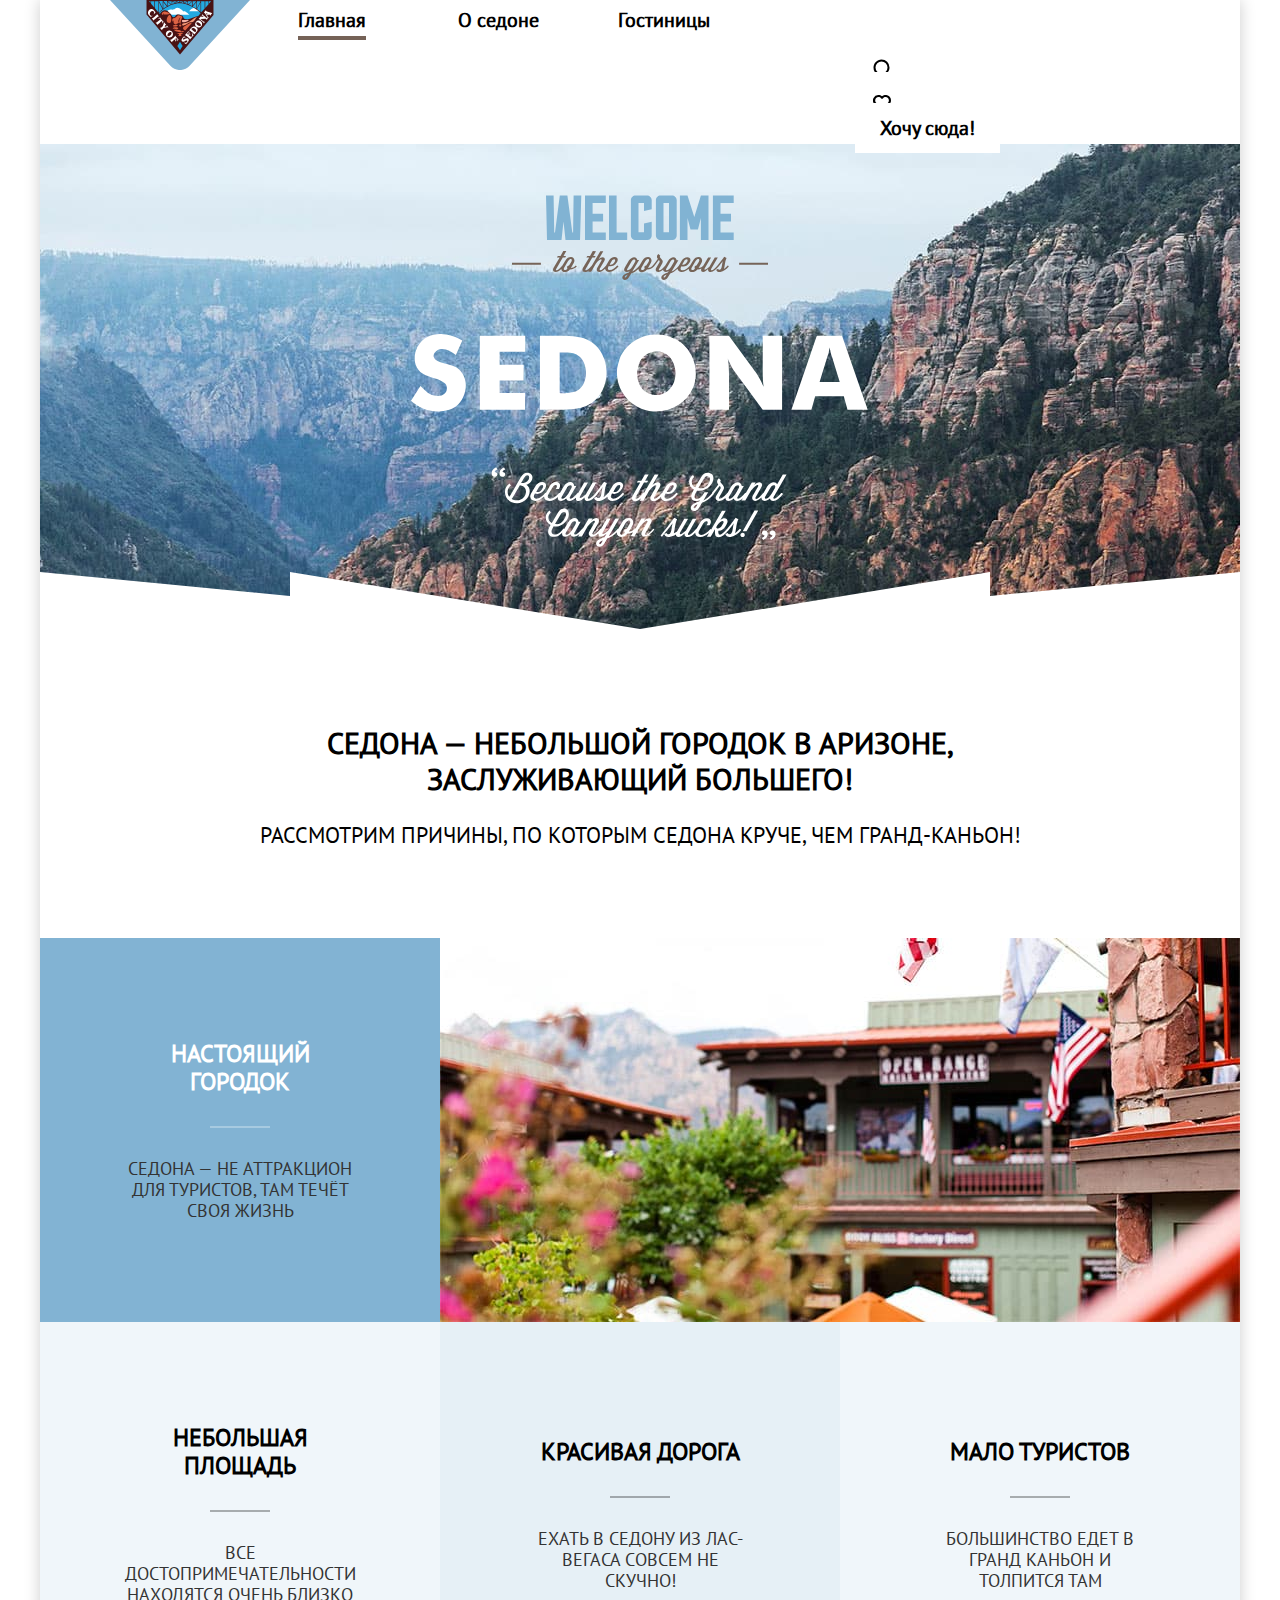
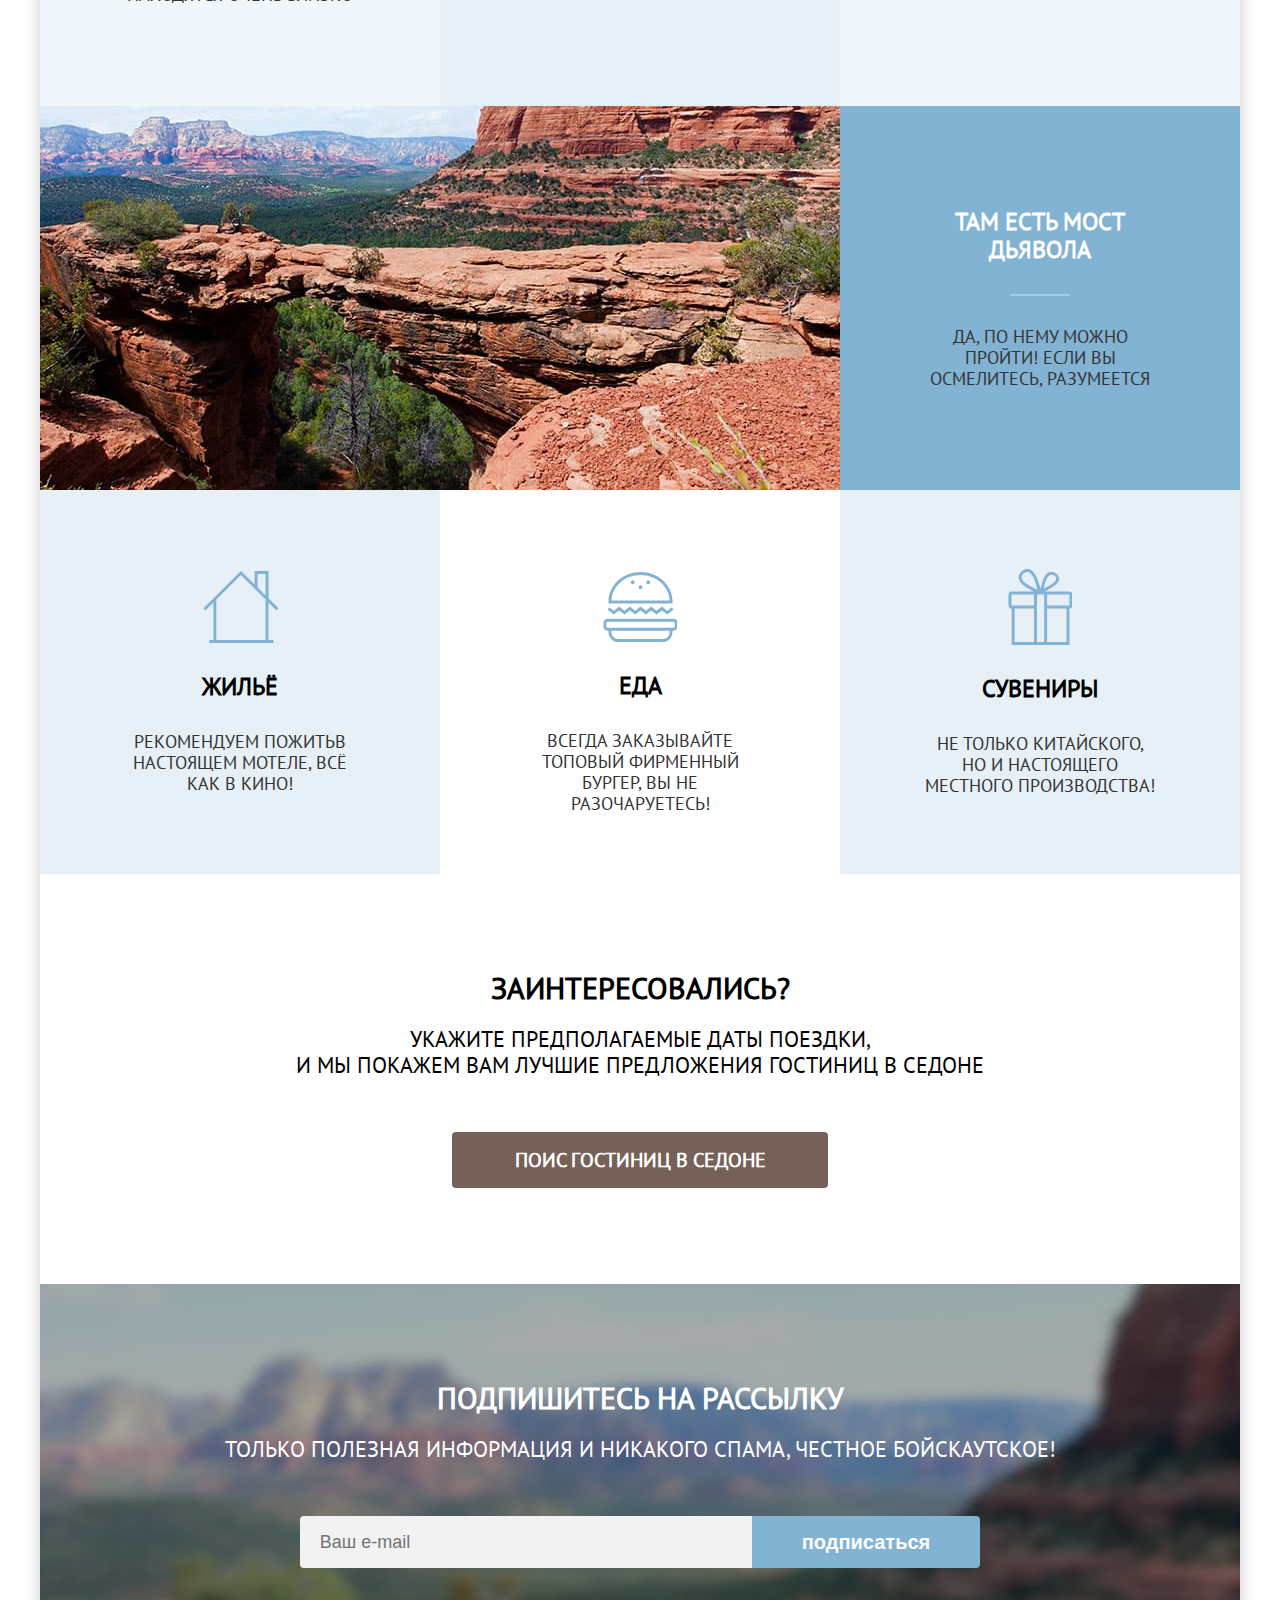
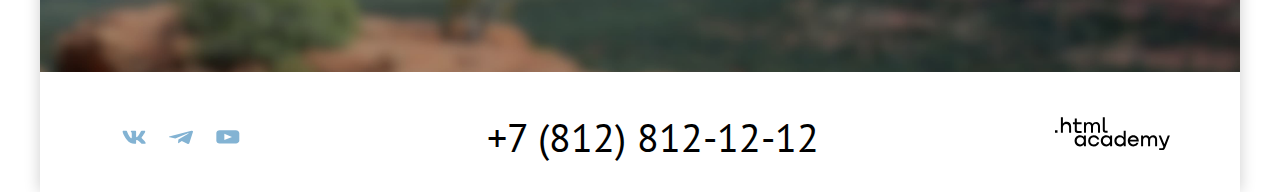
<file: index.html>
<!DOCTYPE html>
<html lang="ru">

<head>
  <meta charset="utf-8" />
  <title>HTML Academy: Седона</title>
  <link rel="stylesheet" href="styles/styles.css"/>
</head>

<body>
  <div class="page-container">
    <header class="page-header">
      <a class="header-item-image">
        <img class="header-item-logo" src="images/preview/logo.svg" width="140" height="70" alt="Логотип Седоны." />
      </a>
      <nav class="navigation">
        <ul class="navigation-list">
          <li class="navigation-item">
            <a class="navigation-link navigation-link-current">Главная</a>
          </li>
          <li class="navigation-item">
            <a class="navigation-link" href="#">О седоне</a>
          </li>
          <li class="navigation-item">
            <a class="navigation-link" href="catalog.html">Гостиницы</a>
          </li>
        </ul>
        <ul class="navigation-list navigation-user">
          <li class="navigation-item">
            <a class="navigation-link" href="#">
              <svg class="navigation-icon" aria-hidden="true" focusable="false" width="20" height="20" viewBox="0 0 20 20" fill="none" xmlns="http://www.w3.org/2000/svg">
                <path d="m18.5 17-3.7-3.67c1-1.3 1.7-2.98 1.7-4.87A8 8 0 0 0 8.5.5C4.1.5.5 4.18.5
              8.56a8 8 0 0 0 12.9 6.26l3.7 3.68 1.4-1.5Zm-10-2.48a6 6 0 0 1-6-5.96 6 6 0 0 1 12
              0 6 6 0 0 1-6 5.96Z" fill="#000"/>
              </svg>
              <span class="visually-hidden">Поиск</span>
            </a>
          </li>
          <li class="navigation-item">
            <a class="navigation-link" href="#">
              <svg class="navigation-icon" aria-hidden="true" focusable="false" width="18" height="18" viewBox="0 0 18 18" fill="none" xmlns="http://www.w3.org/2000/svg">
                <path d="M8.9 17a.9.9 0 0 1-.8-.4c-5.4-6.1-6.7-7.5-7-7.9A5.4 5.4 0
                0 1 5.5 0C6.8 0 8 .5 9 1.3a5.46 5.46 0 0 1 9 4.1c0 1.3-.5 2.5-1.3 3.4l-7
                7.9c-.2.2-.4.3-.8.3Zm-6-9.5c.3.4 3.5 4 6.1 6.9l6.2-7c.5-.5.7-1.2.7-2
                0-1.8-1.5-3.3-3.3-3.3-1 0-2 .5-2.7 1.3-.3.3-.6.4-.9.4-.3
                0-.6-.2-.8-.4-.7-.8-1.7-1.3-2.7-1.3-1.8 0-3.3 1.5-3.3 3.3-.1.9.3 1.6.7
                2.1-.1 0-.1 0 0 0Z" fill="#000"/>
              </svg>
              <span class="visually-hidden">Избранное</span>
            </a>
          </li>
          <li class="navigation-item">
            <a class="navigation-link navigation-link-button" href="#">Хочу сюда!</a>
            </li>
          </ul>
        </nav>
      </header>

      <main class="main-container main-index">
        <h1 class="visually-hidden">Седона</h1>
        <div class="logo-welcome-wrapper">
          <img class="logo-welcome" src="images/preview/welcome.svg" width="458" height="352"
            alt="Добро пожаловать"/>
        </div>
        <section class="index-text">
          <h2 class="visually-hidden">Седона-заслуживает большего</h2>
          <h3 class="index-title">
            Седона — небольшой городок в Аризоне,<br/>
            заслуживающий большего!
          </h3>
          <p class="index-item-description">
            Рассмотрим причины, по которым Седона круче, чем Гранд-Каньон!
          </p>
        </section>
        <section class="advantages">
          <h2 class="visually-hidden">Преимущества</h2>
          <ul class="advantages-list-text">
            <li class="advantages-item advantages-item-big">
              <div class="advantage-container-city">
                <div class="advantage-container-text">
                  <h3 class="advantages-item-title">Настоящий городок</h3>
                  <span class="advantages-item-devider-white"></span>
                  <p class="advantages-item-description">
                    Седона — не аттракцион для туристов, там течёт своя жизнь
                  </p>
                </div>
                <img class="advantages-item-image-city" src="images/preview/photo-1.jpg"
                  width="800" height="384" alt="Городок"/>
              </div>
            </li>
            <li class="advantages-item advantages-item-light-blue">
              <div class="advantage-container-text">
                <h3 class="advantages-item-title">Небольшая площадь</h3>
                <span class="advantages-item-devider-grey"></span>
                <p class="advantages-item-description">
                  Все достопримечательности находятся очень близко
                </p>
              </div>
            </li>
            <li class="advantages-item advantages-item-second-light-blue">
              <div class="advantage-container-text">
                <h3 class="advantages-item-title">Красивая дорога</h3>
                <span class="advantages-item-devider-grey"></span>
                <p class="advantages-item-description">
                  Ехать в Седону из Лас-Вегаса совсем не скучно!
                </p>
              </div>
            </li>
            <li class="advantages-item advantages-item-light-blue">
              <div class="advantage-container-text">
                <h3 class="advantages-item-title">Мало туристов</h3>
                <span class="advantages-item-devider-grey"></span>
                <p class="advantages-item-description">
                  Большинство едет в Гранд Каньон и толпится там
                </p>
              </div>
            </li>
            <li class="advantages-item advantages-item-big">
              <div class="advantage-container-bridge">
                <img class="advantages-item-image-bridge" src="images/preview/photo-2.jpg"
                  width="800" height="384" alt="Мост дьявола"/>
                <div class="advantage-container-text">
                  <h3 class="advantages-item-title">Там есть мост дьявола</h3>
                  <span class="advantages-item-devider-white"></span>
                  <p class="advantages-item-description">
                    Да, по нему можно пройти! Если вы осмелитесь, разумеется
                  </p>
                </div>
              </div>
            </li>
            <li class="advantages-item advantages-item-second-light-blue">
              <div class="advantage-container-text">
                <svg class="advantage-icon" aria-hidden="true" focusable="false" width="75"
                  height="72" viewBox="0 0 75 72" fill="none" xmlns="http://www.w3.org/2000/svg">
                  <path d="M30.12 65h16.06V41.2H30.12V65Zm2.91-20.9h10.14v18H33.03v-18Z"/>
                  <path d="m73.4 39.3 2.1-2.1-9.94-9.9V0H51.6v13.6L37.95 0 .5 37.2l2.1 2.1
                7.84-7.8v37.6H6.42V72h64.16v-2.9h-5.12V31.5l7.93 7.8ZM62.54
                69.1h-49.2V28.5l24.6-24.4 24.6 24.4v40.6Zm0-44.7-7.93-7.9V2.9h7.93v21.5Z" fill="#83B3D3"/>
                  <path d="M30.32 27.1c0 4.3 3.51 7.7 7.73 7.7a7.8 7.8
                0 0 0 7.83-7.7c0-4.3-3.51-7.7-7.83-7.7a7.72 7.72 0 0 0-7.73
                7.7Zm7.83-5a5 5 0 0 1 5.02 4.9c0 2.7-2.2 4.9-5.02 4.9a5 5 0
                0 1-5.02-4.9c0-2.7 2.2-4.9 5.02-4.9ZM20.48 41.2h-3.01v3.9h3.01v-3.9ZM26.4
                41.2h-3v3.9h3v-3.9ZM20.48 47.2h-3.01v3.9h3.01v-3.9ZM26.4 47.2h-3v3.9h3v-3.9ZM52.5
                41.2h-3v3.9h3v-3.9ZM58.43 41.2h-3.01v3.9h3.01v-3.9ZM52.5 47.2h-3v3.9h3v-3.9ZM58.43
                47.2h-3.01v3.9h3.01v-3.9Z"/>
                </svg>
                <h3 class="advantages-item-title">Жильё</h3>
                <p class="advantages-item-description">
                  Рекомендуем пожитьв настоящем мотеле, всё как в кино!
                </p>
              </div>
            </li>
            <li class="advantages-item advantages-item-white">
              <div class="advantage-container-text">
                <svg class="advantage-icon" aria-hidden="true" focusable="false" width="74"
                  height="70" viewBox="0 0 74 70" fill="none" xmlns="http://www.w3.org/2000/svg">
                  <path d="M70.58 46.7H4.6C2.31 46.7.5 48.6.5 51v3.5c0 2.4 1.9 4.3 4.11 4.3h.9v1.1c0
                 5.5 4.31 10.1 9.63 10.1h44.7c5.32 0 9.63-4.5 9.63-10.1v-1.1h.9c2.31 0 4.12-1.9
                 4.12-4.3V51a4 4 0 0 0-3.91-4.3Zm-3.91 13.2c0 3.9-3.01 7-6.72 7H15.14c-3.71
                 0-6.72-3.2-6.72-7v-1.1h58.25v1.1Zm5.1-5.4c0 .7-.6 1.3-1.2 1.3H4.52c-.7
                 0-1.2-.6-1.2-1.3V51c0-.7.6-1.3 1.2-1.3h65.97c.7 0 1.2.6 1.2 1.3.1 0 .1 3.5.1
                 3.5ZM16.14 38.4l5.41 4.1 5.32-4.1 5.3 4.1 5.32-4.1 5.42 4.1 5.31-4.1 5.31 4.1
                 5.42-4.1 5.31 4.1 6.22-4.7-1.7-2.5-4.52 3.4-5.31-4.1-5.42 4.1-5.31-4.1-5.31
                 4.1-5.42-4.1-5.31 4.1-5.31-4.1-5.32 4.1-5.41-4.1-5.31 4.1-4.52-3.4-1.7 2.5
                 6.22 4.7 5.3-4.1ZM8.52 31.5h60.95c0-.6.1-1.2.1-1.9v-1.2C68.87 12.7 54.84 0 37.6
                 0 20.25 0 6.21 12.7 5.51 28.5v1.2c0 .6 0 1.2.1 1.8h2.91ZM37.59 3c15.64 0 28.47
                 11.3 29.08 25.5H8.52C9.12 14.4 21.95 3 37.59 3Z" fill="#83B3D3"/>
                  <path d="M37.6 17.3c1.05 0 1.9-.9 1.9-2s-.85-2-1.9-2c-1.06 0-1.91.9-1.91 2s.85
                 2 1.9 2ZM29.77 12.2c1.06 0 1.9-.9 1.9-2s-.84-2-1.9-2c-1.05 0-1.9.9-1.9 2s.85 2
                 1.9 2ZM45.31 12.2c1.05 0 1.9-.9 1.9-2s-.85-2-1.9-2c-1.05 0-1.9.9-1.9 2s.85 2 1.9
                 2Z" fill="#83B3D3"/>
                </svg>
                <h3 class="advantages-item-title">Еда</h3>
                <p class="advantages-item-description">
                  Всегда заказывайте топовый фирменный бургер, вы не
                  разочаруетесь!
                </p>
              </div>
            </li>
            <li class="advantages-item advantages-item-second-light-blue">
              <div class="advantage-container-text">
                <svg class="advantage-icon" aria-hidden="true" focusable="false" width="64"
                  height="76" viewBox="0 0 64 76" fill="none" xmlns="http://www.w3.org/2000/svg">
                  <path d="M61.6 22.46H36.8c13.8-6.9 14.9-11.3 14.4-13.7-1.2-4.01-5.7-7.01-10-5.41-5.6 2.1-7.1
                10.4-8.6 16.41-2-6.1-3.8-13.8-8.2-17.71-1.3-1.1-3.1-2.3-5.8-2-4 .4-9.8 5.4-7.5 11 2.3 5.4 9.7
                8.81 14.6 11.51H3.4a2.9 2.9 0 0 0-2.9 2.9v11.31c0 1.6 1.3 2.9 2.9 2.9h.3V76h57.8V39.57h.1c1.6
                0 2.9-1.3 2.9-2.9v-11.3c0-1.6-1.3-2.9-2.9-2.9ZM42.9 5.86c2.1-.3 5 1.3 5.3 3.2.4 2.8-3.4
                5.3-5.1 6.4-2.5 1.7-4.9 2.6-7.3 4.1.9-3.7 2.5-13 7.1-13.7Zm-22.9
                10c-2.2-1.5-6.5-4.4-6.4-7.8.1-3.61 5.7-6.61 8.8-3.91 3.9 3.4 5.7 11.1 7.1
                16.61-3.2-1.5-6.3-2.8-9.5-4.9ZM26 73H6.6V39.57H26V73Zm0-36.53H3.5v-11H26v11Zm10.2
                0V73H29V25.57h7.2v10.9ZM58.5 73H39.1V39.57h19.4V73Zm2.9-36.53H39.1v-11h22.3v11Z"
                    fill="#83B3D3"/>
                </svg>
                <h3 class="advantages-item-title">Сувениры</h3>
                <p class="advantages-item-description">
                  Не только китайского, но и настоящего местного производства!
                </p>
              </div>
            </li>
          </ul>
        </section>

        <section class="data">
          <h2 class="data-title">Заинтересовались?</h2>
          <p class="data-text">
            Укажите предполагаемые даты поездки, <br />
            и мы покажем вам лучшие предложения гостиниц в Седоне
          </p>
          <a class="button-data" href="#">Поис гостиниц в Седоне</a>
            </section>
            </main>

            <footer class="page-footer">
              <section class="subscribe">
                <h2 class="subscribe-tite">Подпишитесь на рассылку</h2>
                <p class="subscribe-text">
                  Только полезная информация и никакого спама, честное бойскаутское!
                </p>
                <form class="form" action="#" metod="post">
                  <label for="subscribe-email">
                    <span class="visually-hidden">Ваш e-mail</span>
                  </label>
                  <input class="field" placeholder="Ваш e-mail" type="email" name="subscribe-email" id="subscribe-email" required />
                  <button class="subscribe-button" type="submit">подписаться</button>
                </form>
              </section>
              <div class="page-footer-container">
                <section class="social">
                  <h2 class="visually-hidden">Социальные сети</h2>
                  <ul class="social-list">
                    <li class="social-list-item">
                      <a class="social-link social-vk" href="https://vk.com/htmlacademy">
                        <span class="visually-hidden">ВКонтакте</span>
                      </a>
                    </li>
                    <li class="social-list-item">
                      <a class="social-link social-tg" href="https://https://t.me/htmlacademy">
                        <span class="visually-hidden">Телеграм</span>
                      </a>
                    </li>
                    <li class="social-list-item">
                      <a class="social-link social-youtube" href="https://www.youtube.com/user/htmlacademyru">
                        <span class="visually-hidden">Ютуб</span>
                      </a>
                    </li>
                  </ul>
                </section>

                <section class="contact">
                  <h2 class="visually-hidden">Контакты</h2>
                  <a class="contact-phone" href="tel:88128121212">+7 (812) 812-12-12</a>
          </section>
          <section class="contact-about-text">
            <h2 class="visually-hidden">html академия</h2>
            <a class="htmlacademy-link" href="https://htmlacademy.ru/">
              <svg aria-hidden="true" focusable="false" width="115" height="33"
                viewBox="0 0 115 33" fill="none" xmlns="http://www.w3.org/2000/svg">
                <path d="M0 13.26v2.6h2.5v-2.6H0ZM11.6 4.86c-1.6 0-2.8.7-3.6
              1.7h-.1V.36h-2v15.5h2v-5.3c0-2.1 1.3-3.6 3.3-3.6 1.8 0 2.9 1.4 2.9
              3.2v5.7h2v-6.1c.1-3-1.8-4.9-4.5-4.9ZM26.6 5.16h-4.8v-3.7h-2v3.8h-1.9v2h1.9v6c0 1.7
              1 2.7 2.7 2.7h4.1v-2h-3.7c-.7 0-1.1-.4-1.1-1.1v-5.7h4.8v-2ZM41.1 4.96c-1.6
              0-2.9.8-3.5 2.1h-.1c-.6-1.2-1.8-2.1-3.4-2.1-1.4 0-2.5.8-3.1 1.8h-.1v-1.6H29v10.6h2v-5.4c0-2
              1-3.5 2.6-3.5 1.5 0 2.4 1 2.4 2.6v6.3h2v-5.6c0-2.4 1.4-3.3 2.6-3.3 1.5 0 2.4 1 2.4
              2.6v6.3h2v-6.5c.1-2.5-1.4-4.3-3.9-4.3ZM47.8 13.06c0 1.7 1 2.7 2.8 2.7h2v-2h-1.7c-.7
              0-1.1-.4-1.1-1.1V.36h-2v12.7ZM28.9 20.06c-.9-1.1-2.2-1.8-3.9-1.8-3.1 0-5.4 2.3-5.4
              5.6s2.3 5.6 5.4 5.6c1.8 0 3-.8 3.8-1.9h.1v1.6h2v-10.6h-2v1.5Zm-3.6 7.4c-2.2
              0-3.6-1.6-3.6-3.6s1.4-3.6 3.6-3.6 3.6 1.6 3.6 3.6c0 1.9-1.4 3.6-3.6 3.6ZM44.2
              22.36c-.5-2.4-2.6-4.1-5.4-4.1a5.4 5.4 0 0 0-5.6 5.6c0 3.1 2.2 5.6 5.6 5.6 2.8 0
              4.9-1.8 5.4-4.2h-2.1a3.4 3.4 0 0 1-3.3 2.3c-2.2 0-3.6-1.6-3.6-3.6s1.4-3.6 3.6-3.6c1.6 0
              2.8 1 3.3 2.2h2.1v-.2ZM55.1 20.06c-.9-1.1-2.2-1.8-3.9-1.8-3.1 0-5.4 2.3-5.4 5.6s2.3 5.6
              5.4 5.6c1.8 0 3-.8 3.8-1.9h.1v1.6h2v-10.6h-2v1.5Zm-3.6 7.4c-2.2 0-3.6-1.6-3.6-3.6s1.4-3.6
              3.6-3.6 3.6 1.6 3.6 3.6c0 1.9-1.5 3.6-3.6 3.6ZM68.7 20.16c-.9-1.1-2.2-1.9-3.9-1.9-3.1
              0-5.4 2.3-5.4 5.6s2.2 5.6 5.4 5.6c1.7 0 3-.8 3.8-1.8h.1v1.5h2v-15.4h-2v6.4Zm-3.6 7.3c-2.2
              0-3.6-1.6-3.6-3.6s1.4-3.6 3.6-3.6 3.6 1.6 3.6 3.6c-.1 2-1.5 3.6-3.6 3.6ZM78.3 18.26c-3.3
              0-5.5 2.5-5.5 5.6 0 3 2.1 5.6 5.5 5.6 2.5 0 4.5-1.3 5.2-3.6h-2.1c-.5 1-1.6 1.6-3 1.6-1.9
              0-3.3-1.3-3.4-2.9h8.8c.2-3.6-2-6.3-5.5-6.3Zm0 1.9c1.7 0 3 1 3.3 2.6h-6.5c.3-1.5 1.5-2.6
              3.2-2.6ZM98.2 18.26c-1.6 0-2.9.8-3.6 2h-.1c-.6-1.2-1.8-2-3.4-2-1.4 0-2.5.7-3.1
              1.8v-1.5h-1.9v10.6h2v-5.4c0-2 1-3.4 2.6-3.5 1.5 0 2.4 1 2.4 2.6v6.3h2v-5.6c0-2.4 1.4-3.3
              2.6-3.3 1.5 0 2.4 1 2.4 2.6v6.3h2v-6.5c.1-2.6-1.4-4.4-3.9-4.4ZM109.4 27.36l-3.6-8.9h-2.2l4.8
              11.6c-.3.9-.7 1.2-1.7 1.2h-2.5v2h2.5c1.8 0 2.8-.8 3.5-2.6l4.7-12.2h-2.1l-3.4 8.9Z"
                  fill="#000"/>
              </svg>
            </a>
                </section>
              </div>
            </footer>
  </div>
</body>

</html>
</file>
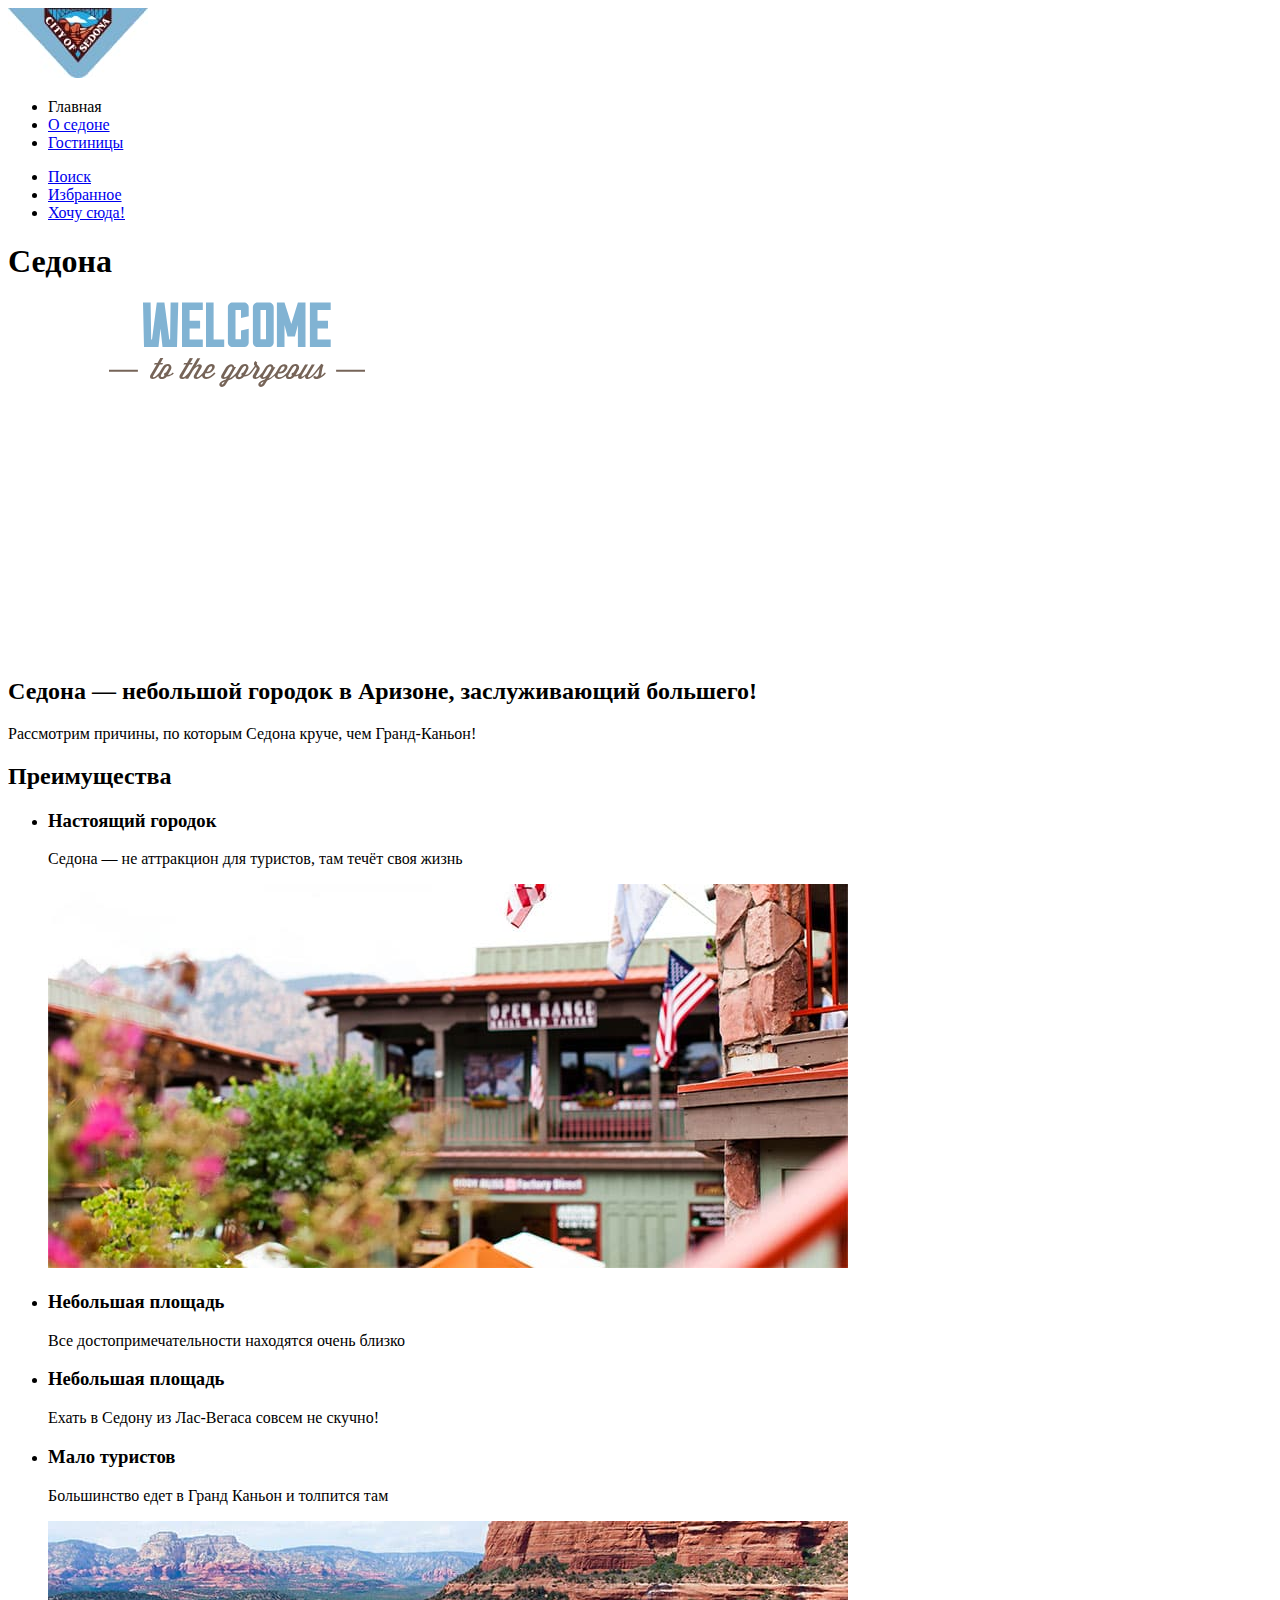
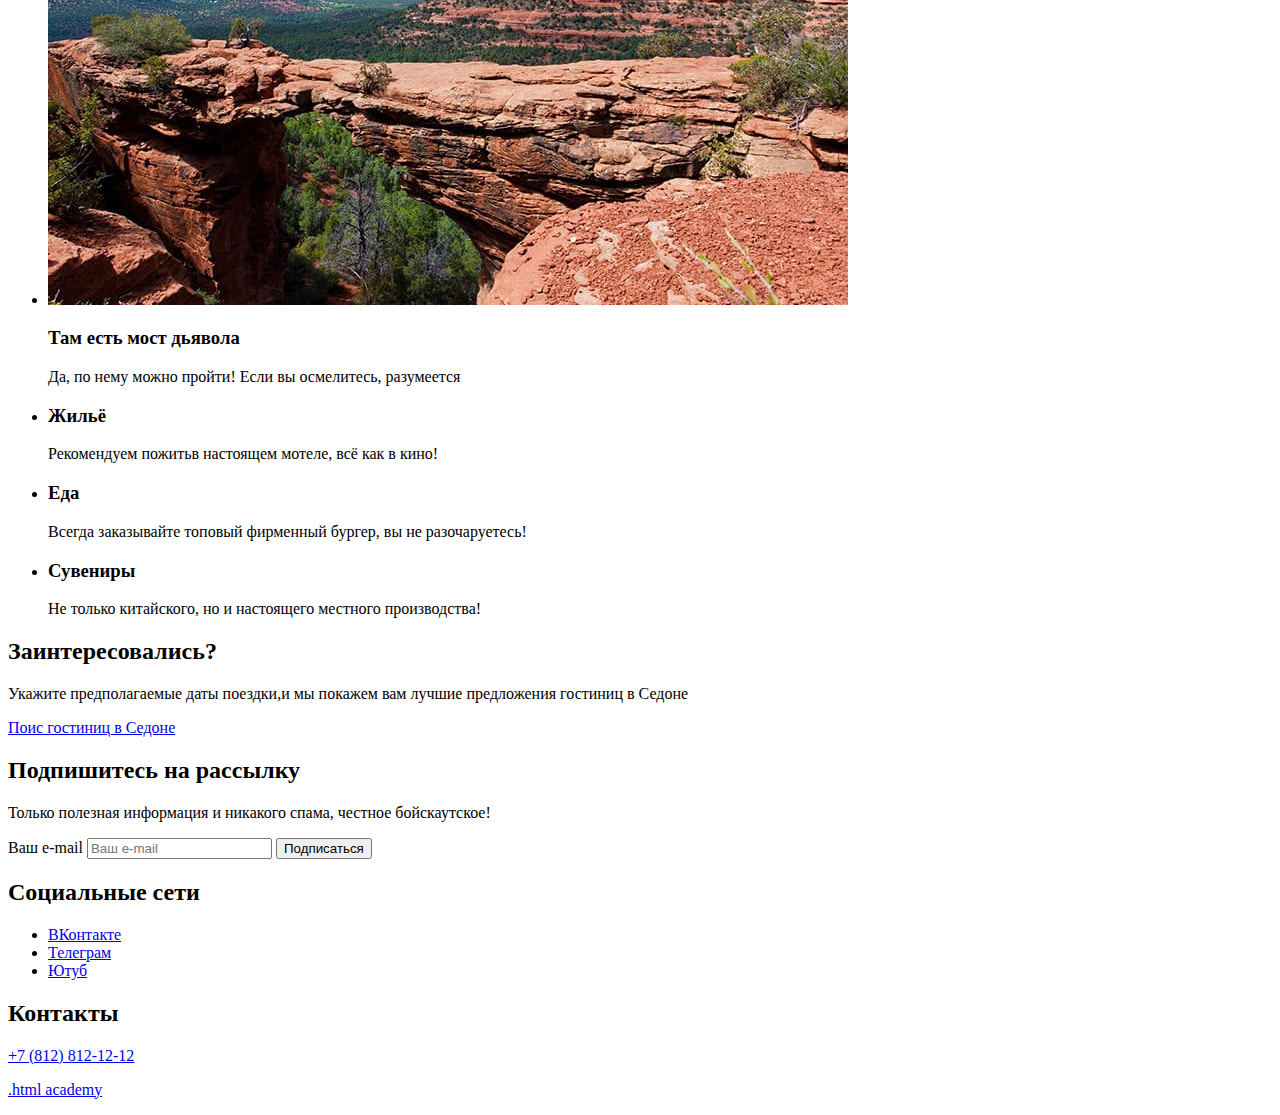
<file: 3/index.html>
<!DOCTYPE html>
<html lang="ru">
  <head>
    <meta charset="utf-8" />
    <title>HTML Academy: Седона</title>
    <base href="https://htmlacademy-htmlcss.github.io/2146351-sedona-35/3/">
</head>
  <body>
    <header class="page-header">
      <a class="header-item-image">
        <img class="header-item-logo" src="images\preview\logo.jpg" width="140" height="70" alt="Логотип Седоны" />
      </a>
      <nav class="navigation">
        <ul class="navigation-list">
          <li class="navigation-item">
            <a class="navigation-link">Главная</a>
          </li>
          <li class="navigation-item">
            <a class="navigation-link" href="#">О седоне</a>
          </li>
           <li class="navigation-item">
            <a class="navigation-link" href="catalog.html">Гостиницы</a>
          </li>
        </ul>
        <ul class="navigation-list navigation-user">
          <li class="navigation-item">
            <a class="navigation-link" href="#">
              <span class="visually-hidden">Поиск</span>
            </a>
          </li>
          <li class="navigation-item">
            <a class="navigation-link" href="#">
              <span class="visually-hidden">Избранное</span>
            </a>
          </li>
            <li class="navigation-item">
             <a class="navigation-link" href="#">Хочу сюда!</a>
          </li>
        </ul>
      </nav>
    </header>

  <main class="maim-index">
      <h1 class="visually-hidden">Седона</h1>
      <img class="logo-welcome" src="images\preview\welcome (1).svg " width="458" height="352" alt="Добро пожаловать" />
      <section class="index-text">
        <h2 class="index-title">Седона — небольшой городок в Аризоне, заслуживающий большего!</h2>
        <p class="index-item-description">Рассмотрим причины, по которым Седона круче, чем Гранд-Каньон!</p>


     <section class="advantages">
         <h2 class="visually-hidden">Преимущества</h2>
      <ul class="advantages-list">
        <li class="advantages-item">
          <h3 class="advantages-item-title">Настоящий городок</h3>
          <p class="advantages-item-description">
            Седона — не аттракцион для туристов, там течёт своя жизнь
          </p>
          <img class="advantages-item-image" src="images\preview\photo-1.jpg" width="800" height="384" alt="Городок" />
        </li>
         <li class="advantages-item">
          <h3 class="advantages-item-title">Небольшая площадь</h3>
          <p class="advantages-item-description">
            Все достопримечательности находятся очень близко
          </p>
        </li>
         <li class="advantages-item">
          <h3 class="advantages-item-title">Небольшая площадь</h3>
          <p class="advantages-item-description">
            Ехать в Седону из Лас-Вегаса совсем не скучно!
          </p>
        </li>
         <li class="advantages-item">
          <h3 class="advantages-item-title">Мало туристов</h3>
          <p class="advantages-item-description">
            Большинство едет в Гранд Каньон и толпится там
          </p>
        </li>
        <li class="advantages-item">
          <img class="advantages-item-image" src="images\preview\photo-2.jpg" width="800" height="384" alt="Мост дьявола" />
          <h3 class="advantages-item-title">Там есть мост дьявола</h3>
          <p class="advantages-item-description">
            Да, по нему можно пройти! Если вы осмелитесь, разумеется
          </p>
        </li>
        <li>
          <h3 class="dvantages-item-title">Жильё</h3>
          <p class="advantages-item-description">
           Рекомендуем пожитьв настоящем мотеле, всё как в кино!
          </p>
        </li>
        <li>
          <h3 class="advantages-item-title">Еда</h3>
          <p class="advantages-item-description">
           Всегда заказывайте топовый фирменный бургер, вы не разочаруетесь!
           </p>
        </li>
        <li>
          <h3 class="advantages-item-title">Сувениры</h3>
          <p class="advantages-item-description">
           Не только китайского, но и настоящего местного производства!
          </p>
        </li>
      </ul>
     </section>

      <section class="data">
        <h2 class="data-title">Заинтересовались?</h2>
        <p class="data-text">
          Укажите предполагаемые даты поездки,и мы покажем вам лучшие
          предложения гостиниц в Седоне
        </p>
        <a class="button" href="#">Поис гостиниц в Седоне</a>
      </section>
  </main>

    <footer class="page-footer">
      <section class="subscribe">
        <h2 class="subscribe-tite">Подпишитесь на рассылку</h2>
        <p class="subscribe-text">
          Только полезная информация и никакого спама, честное бойскаутское!
        </p>
        <form class="form" action="#" metod="post">
          <label for="subscribe-emeil">
            <span class="visually-hidden">Ваш e-mail</span>
          </label>
          <input
            class="field"
            placeholder="Ваш e-mail"
            type="email"
            name="subscribe-email"
            id="subscribe-email"
            required
          />
          <button class="subscribe-button" type="submit">Подписаться</button>
        </form>
      </section>

      <section class="social">
        <h2 class="visually-hidden">Социальные сети</h2>
        <ul class="social-list">
          <li class="social-item">
            <a class="button" href="https://vk.com/htmlacademy">
              <span class="visually-hidden">ВКонтакте</span>
            </a>
          </li>
          <li class="social-list-item">
            <a class="button" href="https://https://t.me/htmlacademy">
              <span class="visually-hidden">Телеграм</span>
            </a>
          </li>
          <li class="social-list-item">
            <a class="button" href="https://www.youtube.com/user/htmlacademyru">
              <span class="visually-hidden">Ютуб</span>
            </a>
          </li>
        </ul>
      </section>

      <section class="contact">
        <h2 class="visually-hidden">Контакты</h2>
        <a class="contact-phone" href="tel:88128121212">+7 (812) 812-12-12</a>
         <p class="contact-about-text">
         <a class="htmlacademy-link" href="https://htmlacademy.ru/">.html academy</a>
        </p>
      </section>

    </footer>
  </body>
</html>
</file>
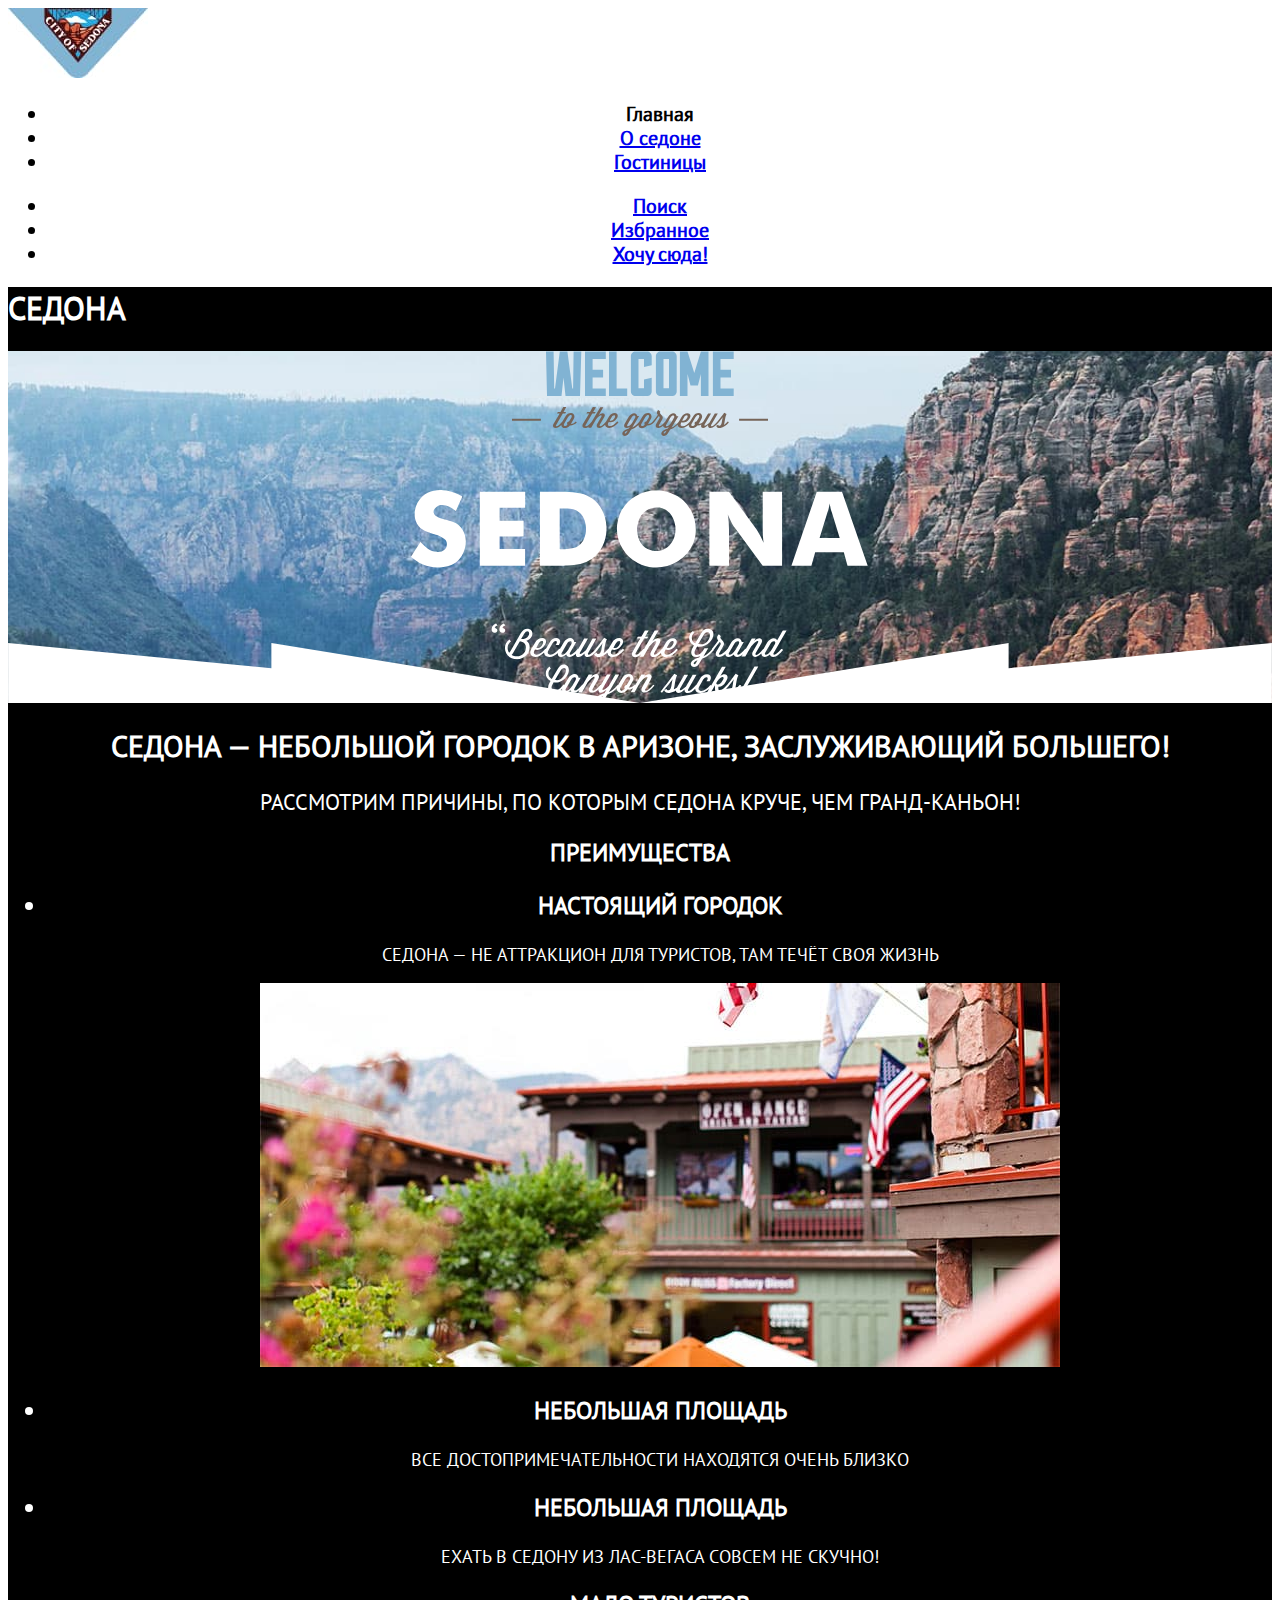
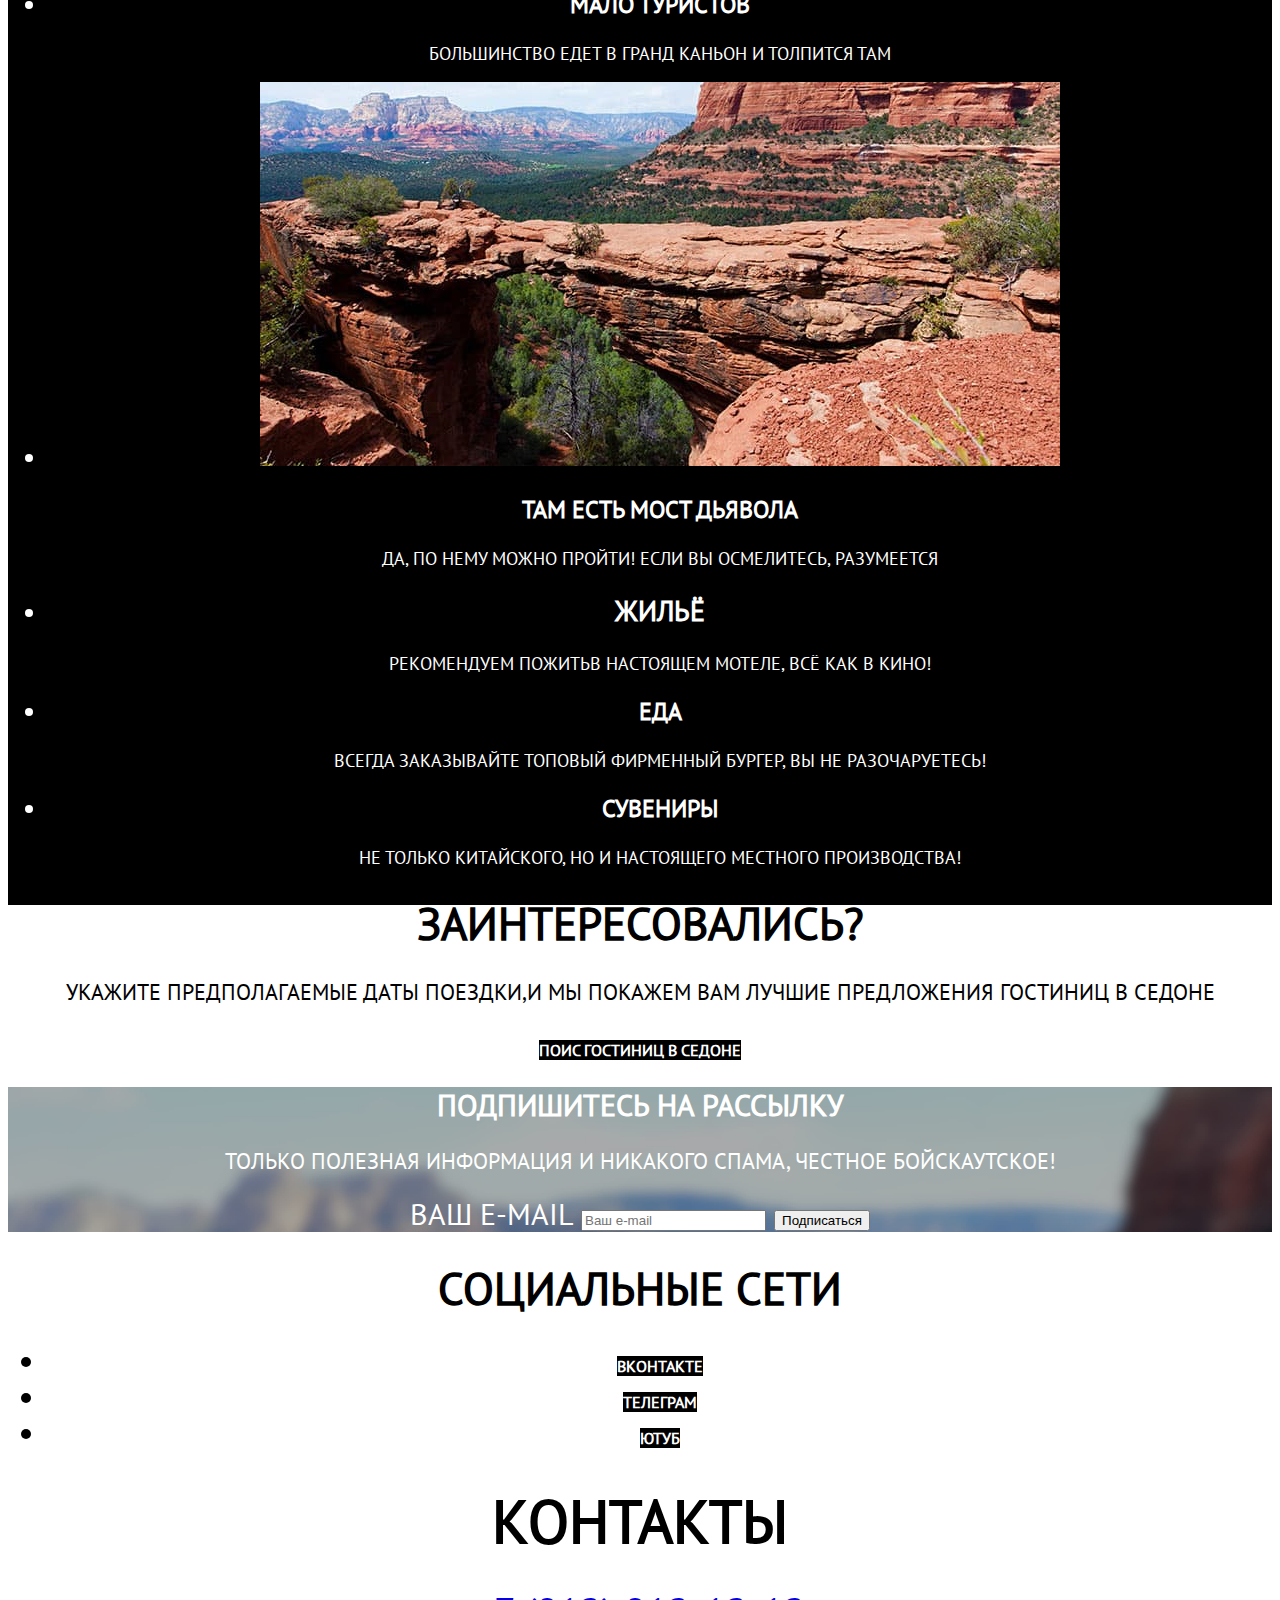
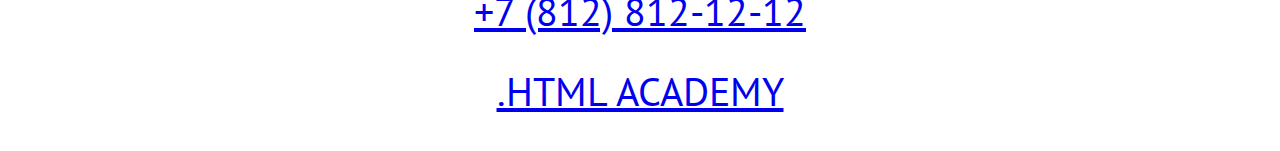
<file: 4/index.html>
<!DOCTYPE html>
<html lang="ru">

<head>
  <meta charset="utf-8" />
  <title>HTML Academy: Седона</title>
  <link rel="stylesheet" href="styles/styles.css">
  <base href="https://htmlacademy-htmlcss.github.io/2146351-sedona-35/4/">
</head>

<body>
  <header class="page-header">
    <a class="header-item-image">
      <img class="header-item-logo" src="images/preview/logo.jpg" width="140" height="70" alt="Логотип Седоны." />
    </a>
    <nav class="navigation">
      <ul class="navigation-list">
        <li class="navigation-item">
          <a class="navigation-link">Главная</a>
        </li>
        <li class="navigation-item">
          <a class="navigation-link" href="#">О седоне</a>
        </li>
        <li class="navigation-item">
          <a class="navigation-link" href="catalog.html">Гостиницы</a>
        </li>
      </ul>
      <ul class="navigation-list navigation-user">
        <li class="navigation-item">
          <a class="navigation-link" href="#">
            <span class="visually-hidden">Поиск</span>
          </a>
        </li>
        <li class="navigation-item">
          <a class="navigation-link" href="#">
            <span class="visually-hidden">Избранное</span>
          </a>
        </li>
        <li class="navigation-item">
          <a class="navigation-link" href="#">Хочу сюда!</a>
        </li>
      </ul>
    </nav>
  </header>

  <main class="main-index">
    <h1 class="visually-hidden">Седона</h1>
    <div class="logo-welcome-wrapper">
     <img class="logo-welcome" src="images/preview/welcome.svg" width="458" height="352" alt="Добро пожаловать." />
    </div>
    <section class="index-text">
      <h2 class="index-title">Седона — небольшой городок в Аризоне, заслуживающий большего!</h2>
      <p class="index-item-description">Рассмотрим причины, по которым Седона круче, чем Гранд-Каньон!</p>

      <section class="advantages">
        <h2 class="visually-hidden">Преимущества</h2>
        <ul class="advantages-list">
          <li class="advantages-item">
            <h3 class="advantages-item-title">Настоящий городок</h3>
            <p class="advantages-item-description">
              Седона — не аттракцион для туристов, там течёт своя жизнь
            </p>
            <img class="advantages-item-image" src="images/preview/photo-1.jpg" width="800" height="384" alt="Городок." />
          </li>
          <li class="advantages-item">
            <h3 class="advantages-item-title">Небольшая площадь</h3>
            <p class="advantages-item-description">
              Все достопримечательности находятся очень близко
            </p>
          </li>
          <li class="advantages-item">
            <h3 class="advantages-item-title">Небольшая площадь</h3>
            <p class="advantages-item-description">
              Ехать в Седону из Лас-Вегаса совсем не скучно!
            </p>
          </li>
          <li class="advantages-item">
            <h3 class="advantages-item-title">Мало туристов</h3>
            <p class="advantages-item-description">
              Большинство едет в Гранд Каньон и толпится там
            </p>
          </li>
          <li class="advantages-item">
            <img class="advantages-item-image" src="images/preview/photo-2.jpg" width="800" height="384" alt="Мост дьявола." />
            <h3 class="advantages-item-title">Там есть мост дьявола</h3>
            <p class="advantages-item-description">
              Да, по нему можно пройти! Если вы осмелитесь, разумеется
            </p>
          </li>
          <li>
            <h3 class="dvantages-item-title">Жильё</h3>
            <p class="advantages-item-description">
              Рекомендуем пожитьв настоящем мотеле, всё как в кино!
            </p>
          </li>
          <li>
            <h3 class="advantages-item-title">Еда</h3>
            <p class="advantages-item-description">
              Всегда заказывайте топовый фирменный бургер, вы не разочаруетесь!
            </p>
          </li>
          <li>
            <h3 class="advantages-item-title">Сувениры</h3>
            <p class="advantages-item-description">
              Не только китайского, но и настоящего местного производства!
            </p>
          </li>
        </ul>
      </section>

      <section class="data">
        <h2 class="data-title">Заинтересовались?</h2>
        <p class="data-text">
          Укажите предполагаемые даты поездки,и мы покажем вам лучшие предложения гостиниц в Седоне
        </p>
        <a class="button" href="#">Поис гостиниц в Седоне</a>
      </section>
  </main>

  <footer class="page-footer">
    <section class="subscribe">
      <h2 class="subscribe-tite">Подпишитесь на рассылку</h2>
      <p class="subscribe-text">
        Только полезная информация и никакого спама, честное бойскаутское!
      </p>
      <form class="form" action="#" metod="post">
        <label for="subscribe-emeil">
          <span class="visually-hidden">Ваш e-mail</span>
        </label>
        <input class="field" placeholder="Ваш e-mail" type="email" name="subscribe-email" id="subscribe-email" required />
        <button class="subscribe-button" type="submit">Подписаться</button>
      </form>
    </section>

    <section class="social">
      <h2 class="visually-hidden">Социальные сети</h2>
      <ul class="social-list">
        <li class="social-item">
          <a class="button" href="https://vk.com/htmlacademy">
            <span class="visually-hidden">ВКонтакте</span>
          </a>
        </li>
        <li class="social-list-item">
          <a class="button" href="https://https://t.me/htmlacademy">
            <span class="visually-hidden">Телеграм</span>
          </a>
        </li>
        <li class="social-list-item">
          <a class="button" href="https://www.youtube.com/user/htmlacademyru">
            <span class="visually-hidden">Ютуб</span>
          </a>
        </li>
      </ul>
    </section>

    <section class="contact">
      <h2 class="visually-hidden">Контакты</h2>
      <a class="contact-phone" href="tel:88128121212">+7 (812) 812-12-12</a>
      <p class="contact-about-text">
        <a class="htmlacademy-link" href="https://htmlacademy.ru/">.html academy</a>
      </p>
    </section>

  </footer>
</body>

</html>
</file>
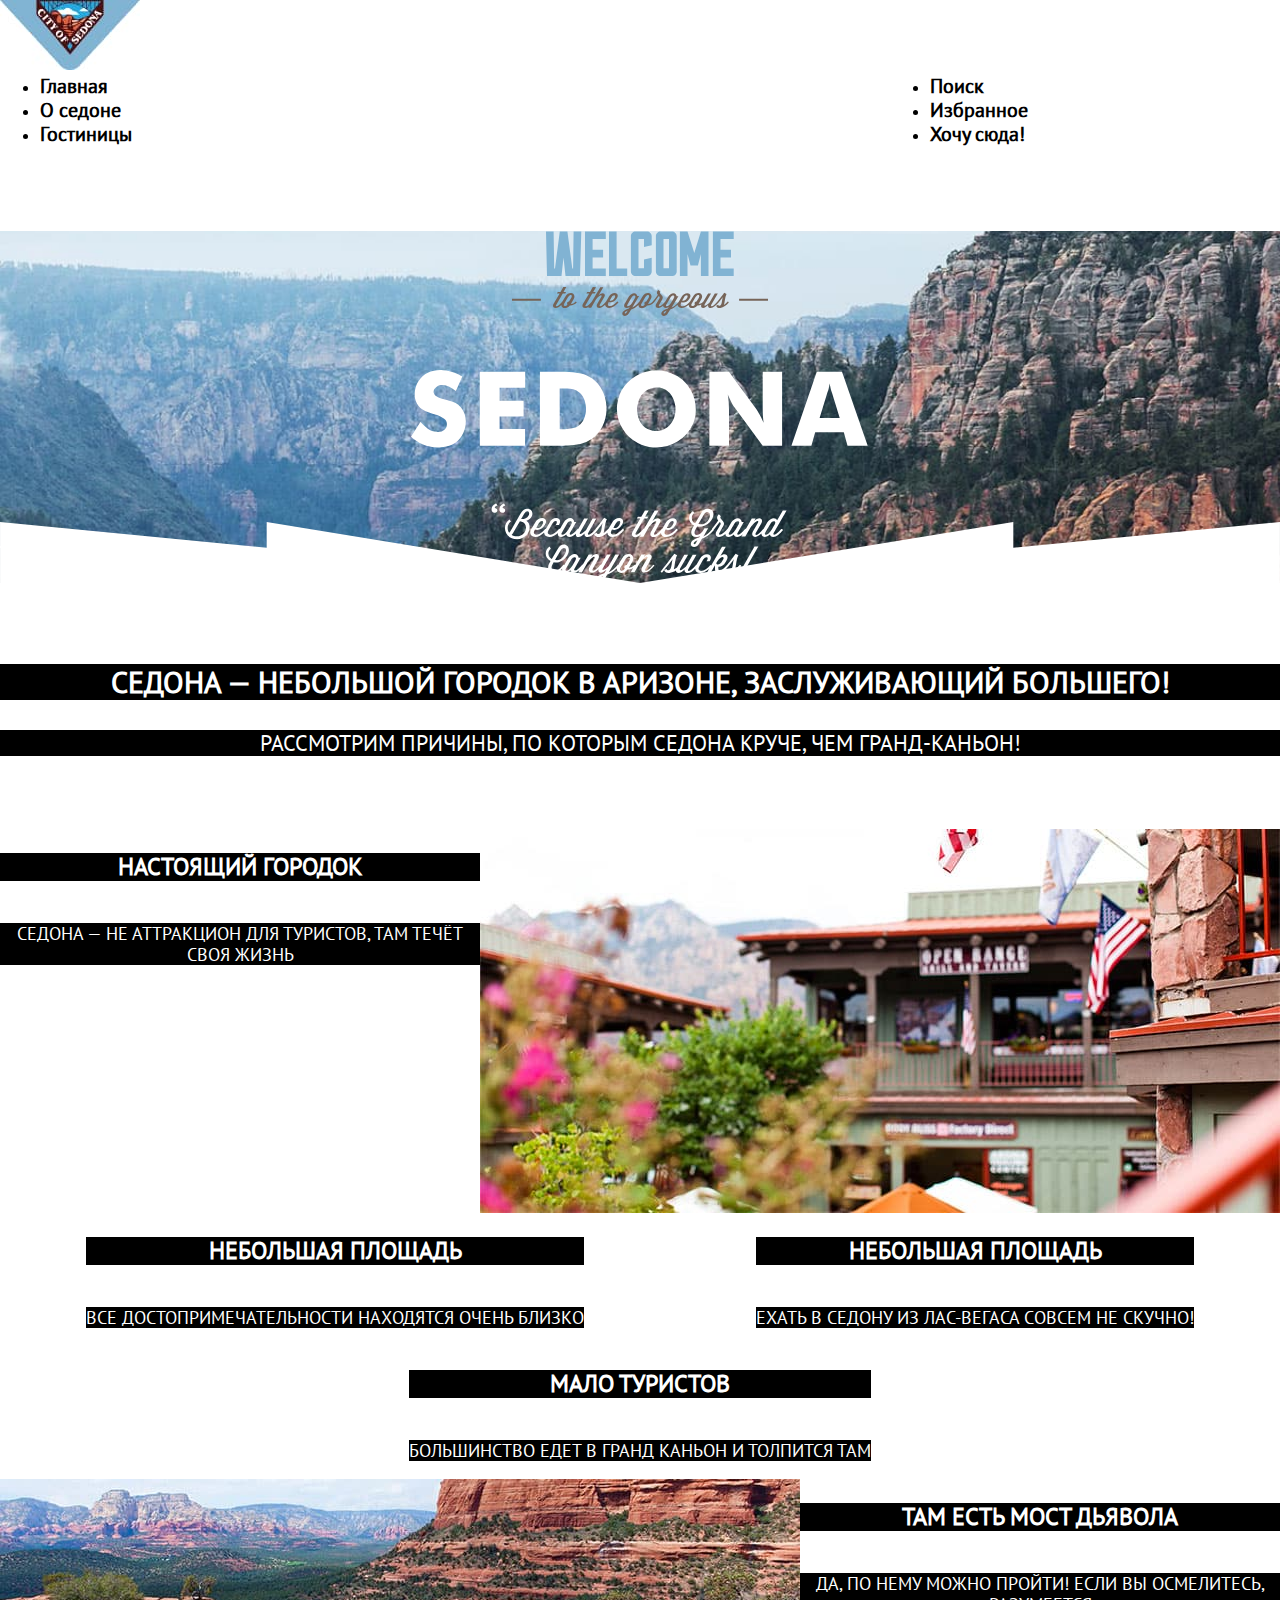
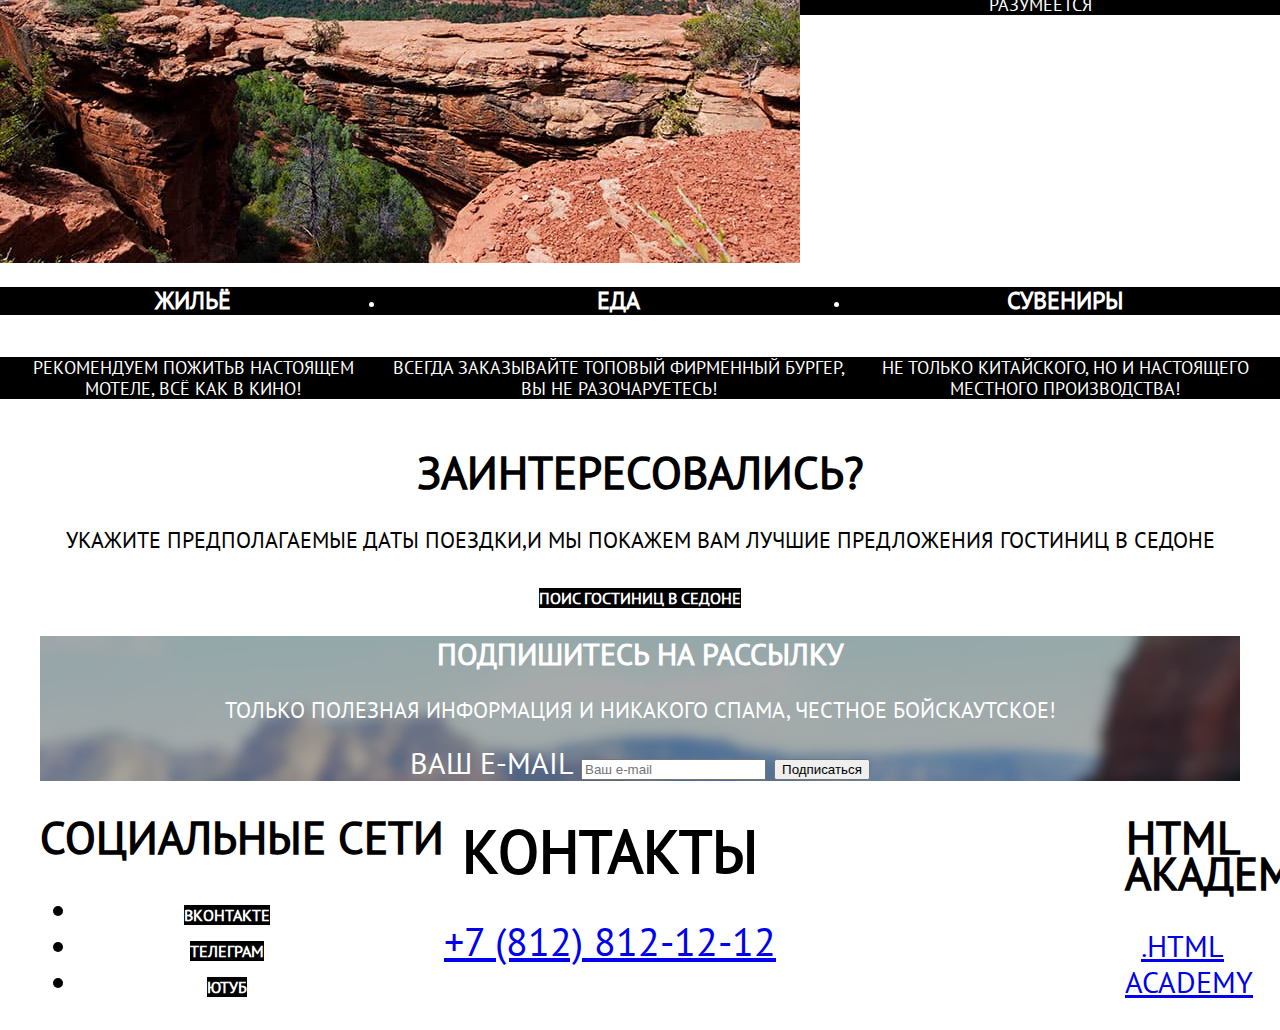
<file: 5/index.html>
<!DOCTYPE html>
<html lang="ru">
  <head>
    <meta charset="utf-8" />
    <title>HTML Academy: Седона</title>
    <link rel="stylesheet" href="styles/styles.css" />
    <base href="https://htmlacademy-htmlcss.github.io/2146351-sedona-35/5/">
</head>

  <body>
    <header class="page-header">
      <a class="header-item-image">
        <img
          class="header-item-logo"
          src="images/preview/logo.jpg"
          width="140"
          height="70"
          alt="Логотип Седоны."
        />
      </a>
      <nav class="navigation">
        <ul class="navigation-list">
          <li class="navigation-item">
            <a class="navigation-link">Главная</a>
          </li>
          <li class="navigation-item">
            <a class="navigation-link" href="#">О седоне</a>
          </li>
          <li class="navigation-item">
            <a class="navigation-link" href="catalog.html">Гостиницы</a>
          </li>
        </ul>
        <ul class="navigation-list navigation-user">
          <li class="navigation-item">
            <a class="navigation-link" href="#">
              <span class="visually-hidden">Поиск</span>
            </a>
          </li>
          <li class="navigation-item">
            <a class="navigation-link" href="#">
              <span class="visually-hidden">Избранное</span>
            </a>
          </li>
          <li class="navigation-item">
            <a class="navigation-link" href="#">Хочу сюда!</a>
          </li>
        </ul>
      </nav>
    </header>

    <main class="main-container main-index">
      <div class="page=container">
        <h1 class="visually-hidden">Седона</h1>
        <div class="logo-welcome-wrapper">
          <img
            class="logo-welcome"
            src="images/preview/welcome.svg"
            width="458"
            height="352"
            alt="Добро пожаловать."
          />
        </div>
        <section class="index-text">
          <h2 class="visually-hidden">Седона-заслуживает большего</h2>
          <h3 class="index-title">
            Седона — небольшой городок в Аризоне, заслуживающий большего!
          </h3>
          <p class="index-item-description">
            Рассмотрим причины, по которым Седона круче, чем Гранд-Каньон!
          </p>
        </section>
        <section class="advantages">
          <h2 class="visually-hidden">Преимущества</h2>
          <ul class="advantages-list">
            <li class="advantages-item">
              <div class="advantage-container">
                <div class="advantage-container-text">
                  <h3 class="advantages-item-title">Настоящий городок</h3>
                  <p class="advantages-item-description">
                    Седона — не аттракцион для туристов, там течёт своя жизнь
                  </p>
                </div>
                <img
                  class="advantages-item-image"
                  src="images/preview/photo-1.jpg"
                  width="800"
                  height="384"
                  alt="Городок."
                />
              </div>
            </li>
            <li class="advantages-item">
              <div class="advantage-container-text">
                <h3 class="advantages-item-title">Небольшая площадь</h3>
                <p class="advantages-item-description">
                  Все достопримечательности находятся очень близко
                </p>
              </div>
            </li>
            <li class="advantages-item">
              <div class="advantage-container-text">
                <h3 class="advantages-item-title">Небольшая площадь</h3>
                <p class="advantages-item-description">
                  Ехать в Седону из Лас-Вегаса совсем не скучно!
                </p>
              </div>
            </li>
            <li class="advantages-item">
              <div class="advantage-container-text">
                <h3 class="advantages-item-title">Мало туристов</h3>
                <p class="advantages-item-description">
                  Большинство едет в Гранд Каньон и толпится там
                </p>
              </div>
            </li>
            <li class="advantages-item">
              <div class="advantage-container">
                <img
                  class="advantages-item-image"
                  src="images/preview/photo-2.jpg"
                  width="800"
                  height="384"
                  alt="Мост дьявола."
                />
                <div class="advantage-container-text">
                  <h3 class="advantages-item-title">Там есть мост дьявола</h3>
                  <p class="advantages-item-description">
                    Да, по нему можно пройти! Если вы осмелитесь, разумеется
                  </p>
                </div>
              </div>
            </li>
          </ul>
          <ul class="advantage-list-title">
            <li>
              <div class="advantage-container-text">
                <h3 class="advantages-item-title">Жильё</h3>
                <p class="advantages-item-description">
                  Рекомендуем пожитьв настоящем мотеле, всё как в кино!
                </p>
              </div>
            </li>
            <li>
              <div class="advantage-container-text">
                <h3 class="advantages-item-title">Еда</h3>
                <p class="advantages-item-description">
                  Всегда заказывайте топовый фирменный бургер, вы не
                  разочаруетесь!
                </p>
              </div>
            </li>
            <li>
              <div class="advantage-container-text">
                <h3 class="advantages-item-title">Сувениры</h3>
                <p class="advantages-item-description">
                  Не только китайского, но и настоящего местного производства!
                </p>
              </div>
            </li>
          </ul>
        </section>

        <section class="data">
          <h2 class="data-title">Заинтересовались?</h2>
          <p class="data-text">
            Укажите предполагаемые даты поездки,и мы покажем вам лучшие
            предложения гостиниц в Седоне
          </p>
          <a class="button" href="#">Поис гостиниц в Седоне</a>
        </section>
      </div>
    </main>

    <footer class="page-footer">
      <section class="subscribe">
        <h2 class="subscribe-tite">Подпишитесь на рассылку</h2>
        <p class="subscribe-text">
          Только полезная информация и никакого спама, честное бойскаутское!
        </p>
        <form class="form" action="#" metod="post">
          <label for="subscribe-email">
            <span class="visually-hidden">Ваш e-mail</span>
          </label>
          <input
            class="field"
            placeholder="Ваш e-mail"
            type="email"
            name="subscribe-email"
            id="subscribe-email"
            required
          />
          <button class="subscribe-button" type="submit">Подписаться</button>
        </form>
      </section>
      <div class="page-footer-container">
        <section class="social">
          <h2 class="visually-hidden">Социальные сети</h2>
          <ul class="social-list">
            <li class="social-item">
              <a class="button" href="https://vk.com/htmlacademy">
                <span class="visually-hidden">ВКонтакте</span>
              </a>
            </li>
            <li class="social-list-item">
              <a class="button" href="https://https://t.me/htmlacademy">
                <span class="visually-hidden">Телеграм</span>
              </a>
            </li>
            <li class="social-list-item">
              <a
                class="button"
                href="https://www.youtube.com/user/htmlacademyru"
              >
                <span class="visually-hidden">Ютуб</span>
              </a>
            </li>
          </ul>
        </section>

        <section class="contact">
          <h2 class="visually-hidden">Контакты</h2>
          <a class="contact-phone" href="tel:88128121212">+7 (812) 812-12-12</a>
        </section>
        <section class="contact-about-text">
          <h2 class="visually-hidden">html академия</h2>
          <a class="htmlacademy-link" href="https://htmlacademy.ru/"
            >.html academy</a
          >
        </section>
      </div>
    </footer>
  </body>
</html>
</file>
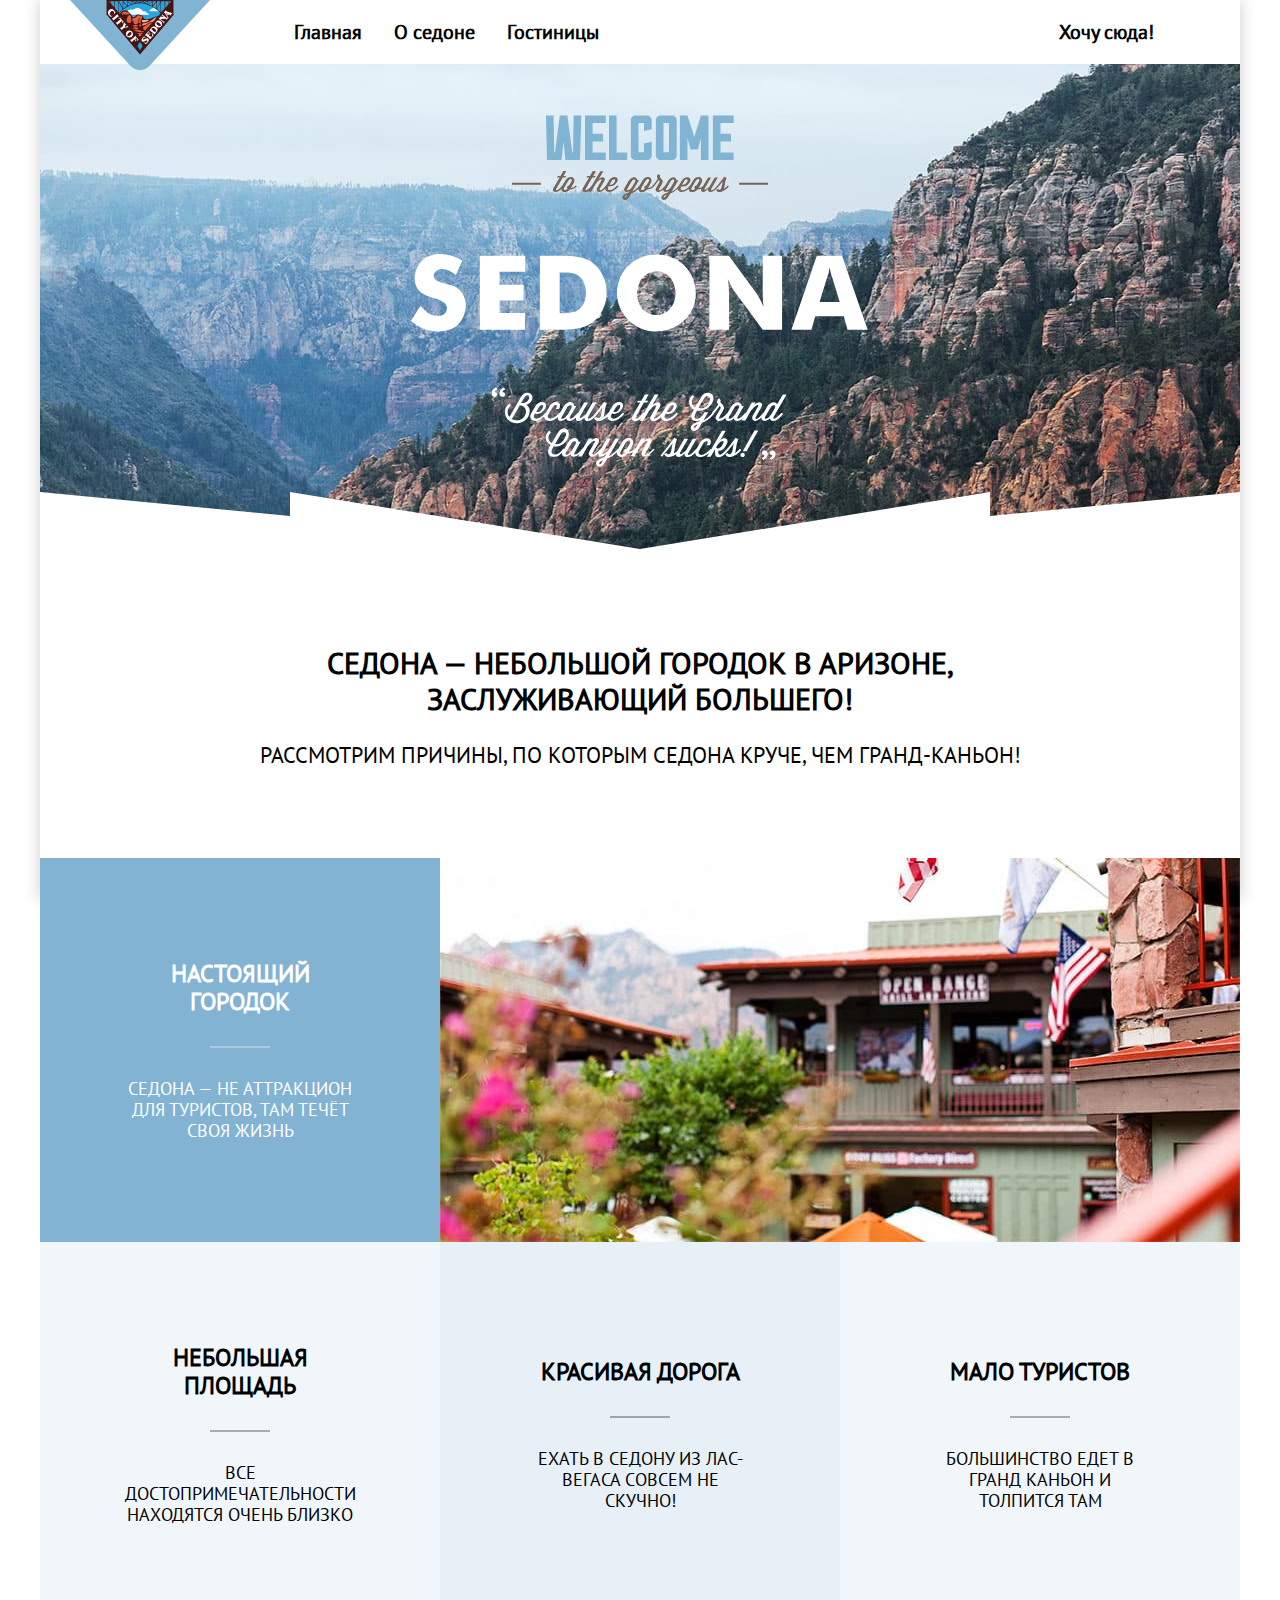
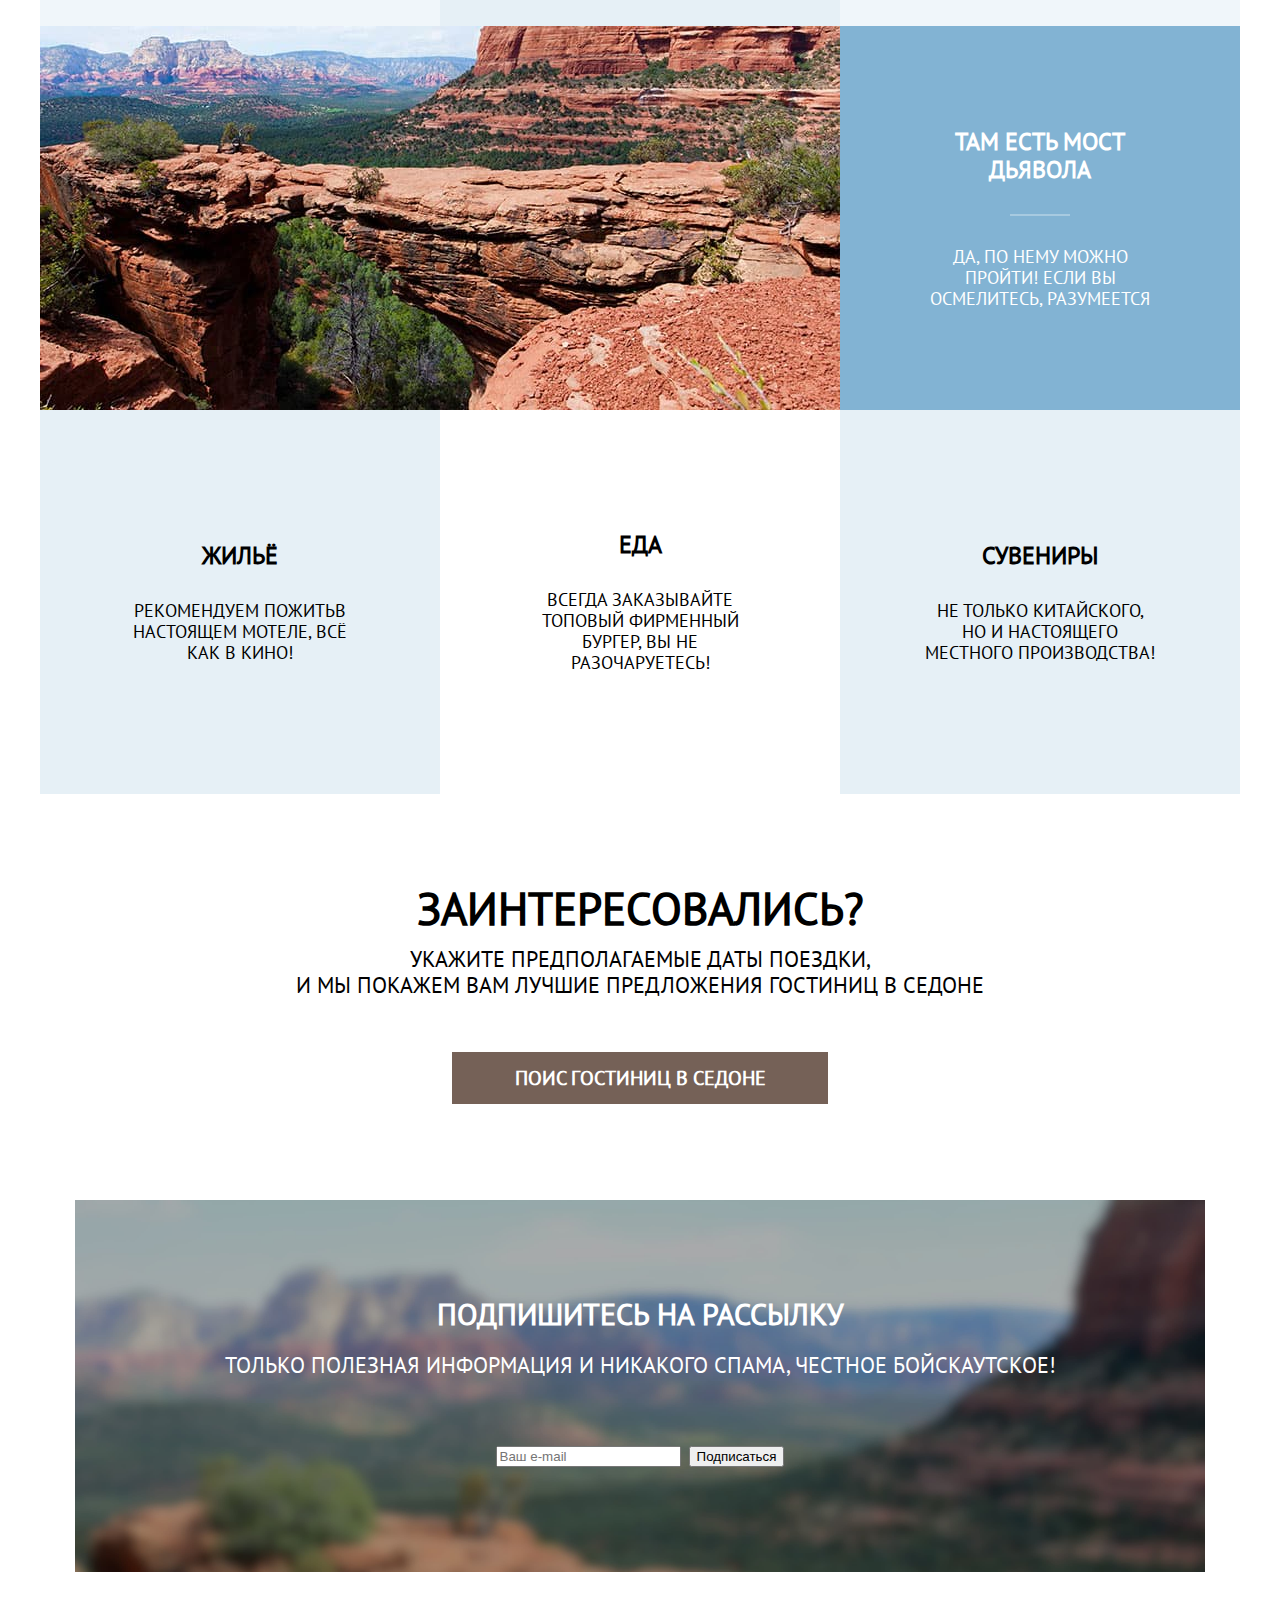
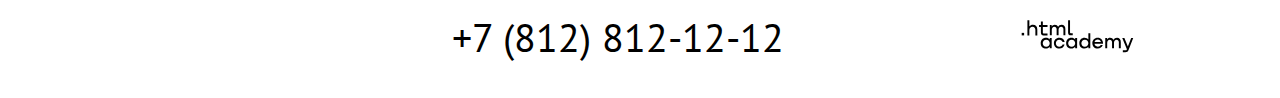
<file: 6/index.html>
<!DOCTYPE html>
<html lang="ru">

<head>
  <meta charset="utf-8" />
  <title>HTML Academy: Седона</title>
  <link rel="stylesheet" href="styles/styles.css" />
  <base href="https://htmlacademy-htmlcss.github.io/2146351-sedona-35/6/">
</head>

<body>
  <div class="page-container">
    <header class="page-header">
      <a class="header-item-image">
        <img class="header-item-logo" src="images/preview/logo.svg" width="140" height="70" alt="Логотип Седоны." />
      </a>
      <nav class="navigation">
        <ul class="navigation-list">
          <li class="navigation-item">
            <a class="navigation-link">Главная</a>
          </li>
          <li class="navigation-item">
            <a class="navigation-link" href="#">О седоне</a>
          </li>
          <li class="navigation-item">
            <a class="navigation-link" href="catalog.html">Гостиницы</a>
          </li>
        </ul>
        <ul class="navigation-list navigation-user">
          <li class="navigation-item">
            <a class="navigation-link" href="#">
              <span class="visually-hidden">Поиск</span>
            </a>
          </li>
          <li class="navigation-item">
            <a class="navigation-link" href="#">
              <span class="visually-hidden">Избранное</span>
            </a>
          </li>
          <li class="navigation-item">
            <a class="navigation-link" href="#">Хочу сюда!</a>
          </li>
        </ul>
      </nav>
    </header>

    <main class="main-container main-index">
      <h1 class="visually-hidden">Седона</h1>
      <div class="logo-welcome-wrapper">
        <img class="logo-welcome" src="images/preview/welcome.svg" width="458" height="352" alt="Добро пожаловать." />
      </div>
      <section class="index-text">
        <h2 class="visually-hidden">Седона-заслуживает большего</h2>
        <h3 class="index-title">
            Седона — небольшой городок в Аризоне,<br> заслуживающий большего!
          </h3>
        <p class="index-item-description">
          Рассмотрим причины, по которым Седона круче, чем Гранд-Каньон!
        </p>
      </section>
      <section class="advantages">
        <h2 class="visually-hidden">Преимущества</h2>
        <ul class="advantages-list-text">
          <li class="advantages-item advantages-item-big">
            <div class="advantage-container-city">
              <div class="advantage-container-text">
                <h3 class="advantages-item-title">Настоящий городок</h3>
                <span class="advantages-item-devider-white"></span>
                <p class="advantages-item-description">
                  Седона — не аттракцион для туристов, там течёт своя жизнь
                </p>
              </div>
              <img class="advantages-item-image-city" src="images/preview/photo-1.jpg" width="800" height="384" alt="Городок." />
            </div>
          </li>
          <li class="advantages-item advantages-item-light-blue">
            <div class="advantage-container-text">
              <h3 class="advantages-item-title">Небольшая площадь</h3>
              <span class="advantages-item-devider-grey"></span>
              <p class="advantages-item-description">
                Все достопримечательности находятся очень близко
              </p>
            </div>
          </li>
          <li class="advantages-item advantages-item-second-light-blue">
            <div class="advantage-container-text">
              <h3 class="advantages-item-title">Красивая дорога</h3>
              <span class="advantages-item-devider-grey"></span>
              <p class="advantages-item-description">
                Ехать в Седону из Лас-Вегаса совсем не скучно!
              </p>
            </div>
          </li>
          <li class="advantages-item advantages-item-light-blue">
            <div class="advantage-container-text">
              <h3 class="advantages-item-title">Мало туристов</h3>
              <span class="advantages-item-devider-grey"></span>
              <p class="advantages-item-description">
                Большинство едет в Гранд Каньон и толпится там
              </p>
            </div>
          </li>
          <li class="advantages-item advantages-item-big">
            <div class="advantage-container-bridge">
              <img class="advantages-item-image-bridge" src="images/preview/photo-2.jpg" width="800" height="384" alt="Мост дьявола." />
              <div class="advantage-container-text">
                <h3 class="advantages-item-title">Там есть мост дьявола</h3>
                <span class="advantages-item-devider-white"></span>
                <p class="advantages-item-description">
                  Да, по нему можно пройти! Если вы осмелитесь, разумеется
                </p>
              </div>
            </div>
          </li>
          <li class="advantages-item advantages-item-second-light-blue">
            <div class="advantage-container-text">
              <h3 class="advantages-item-title">Жильё</h3>
              <p class="advantages-item-description">
                Рекомендуем пожитьв настоящем мотеле, всё как в кино!
              </p>
            </div>
          </li>
          <li class="advantages-item advantages-item-white">
            <div class="advantage-container-text">
              <h3 class="advantages-item-title">Еда</h3>
              <p class="advantages-item-description">
                Всегда заказывайте топовый фирменный бургер, вы не разочаруетесь!
              </p>
            </div>
          </li>
          <li class="advantages-item advantages-item-second-light-blue">
            <div class="advantage-container-text">
              <h3 class="advantages-item-title">Сувениры</h3>
              <p class="advantages-item-description">
                Не только китайского, но и настоящего местного производства!
              </p>
            </div>
          </li>
        </ul>
      </section>

      <section class="data">
        <h2 class="data-title">Заинтересовались?</h2>
        <p class="data-text">
          Укажите предполагаемые даты поездки,
          <br> и мы покажем вам лучшие предложения гостиниц в Седоне
        </p>
        <a class="button-data" href="#">Поис гостиниц в Седоне</a>
      </section>
    </main>

    <footer class="page-footer">
      <section class="subscribe">
        <h2 class="subscribe-tite">Подпишитесь на рассылку</h2>
        <p class="subscribe-text">
          Только полезная информация и никакого спама, честное бойскаутское!
        </p>
        <form class="form" action="#" metod="post">
          <label for="subscribe-email">
            <span class="visually-hidden">Ваш e-mail</span>
          </label>
          <input class="field" placeholder="Ваш e-mail" type="email" name="subscribe-email" id="subscribe-email" required />
          <button class="subscribe-button" type="submit">Подписаться</button>
        </form>
      </section>
      <div class="page-footer-container">
        <section class="social">
          <h2 class="visually-hidden">Социальные сети</h2>
          <ul class="social-list">
            <li class="social-list-item">
              <a class="button" href="https://vk.com/htmlacademy">
                <span class="visually-hidden">ВКонтакте</span>
              </a>
            </li>
            <li class="social-list-item">
              <a class="button" href="https://https://t.me/htmlacademy">
                <span class="visually-hidden">Телеграм</span>
              </a>
            </li>
            <li class="social-list-item">
              <a class="button" href="https://www.youtube.com/user/htmlacademyru">
                <span class="visually-hidden">Ютуб</span>
              </a>
            </li>
          </ul>
        </section>

        <section class="contact">
          <h2 class="visually-hidden">Контакты</h2>
          <a class="contact-phone" href="tel:88128121212">+7 (812) 812-12-12</a>
        </section>
        <section class="contact-about-text">
          <h2 class="visually-hidden">html академия</h2>
          <a class="htmlacademy-link" href="https://htmlacademy.ru/">
            <img src="images/preview/akademia.svg" width="115" height="33" alt="Логотип html амадемии">
          </a>
        </section>
      </div>
    </footer>
  </div>
</body>

</html>
</file>
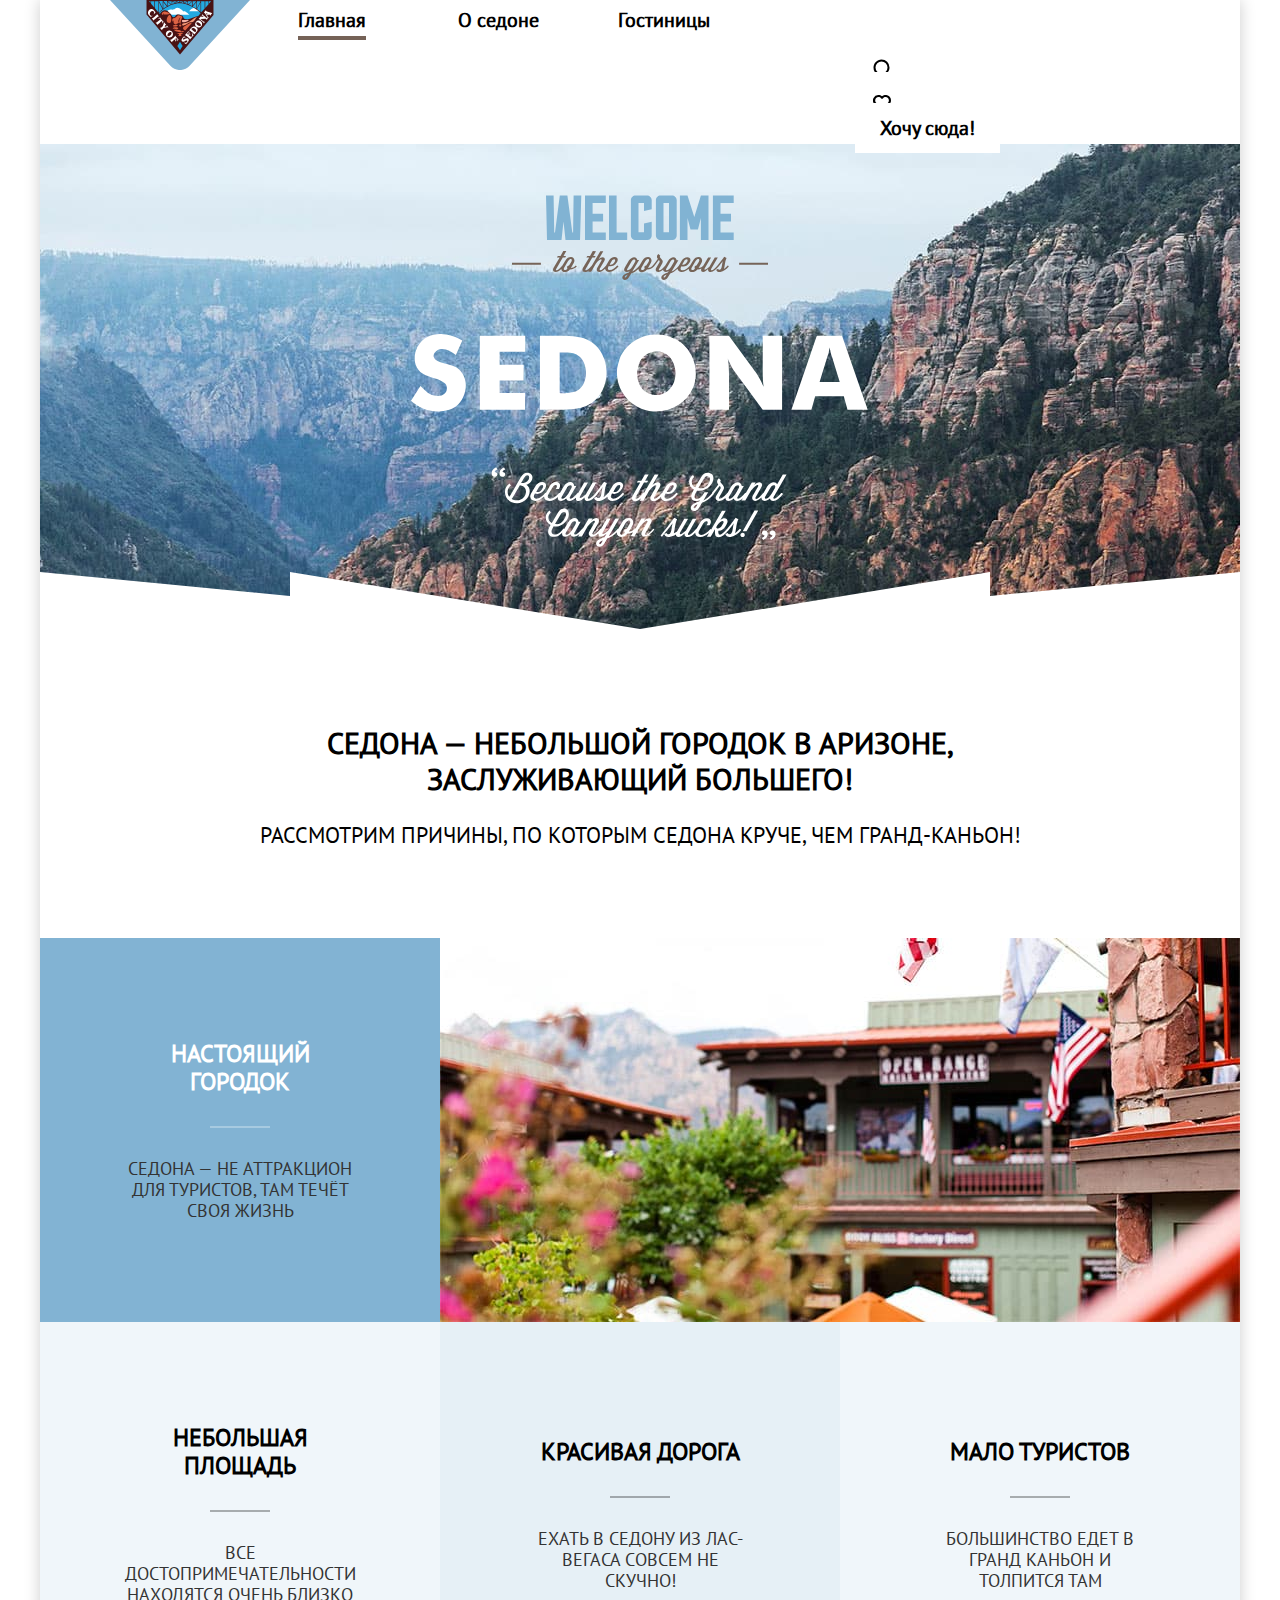
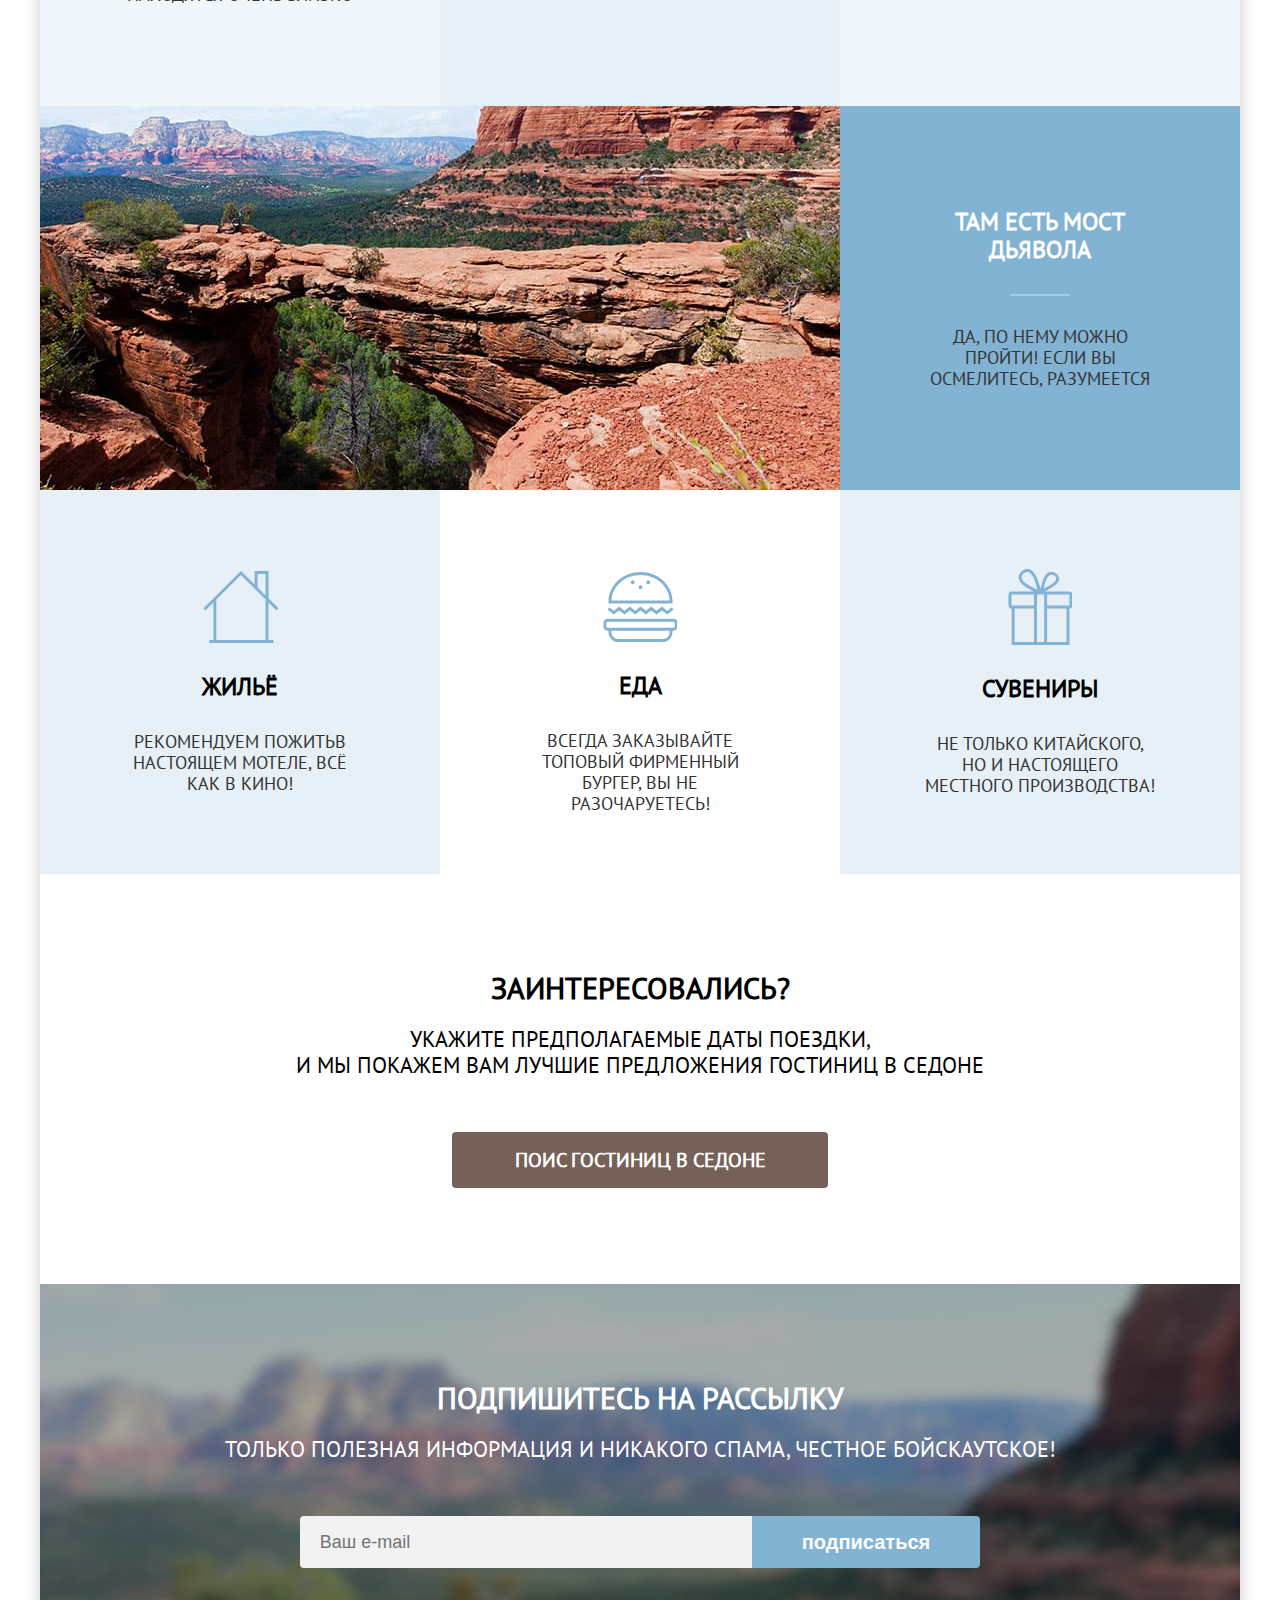
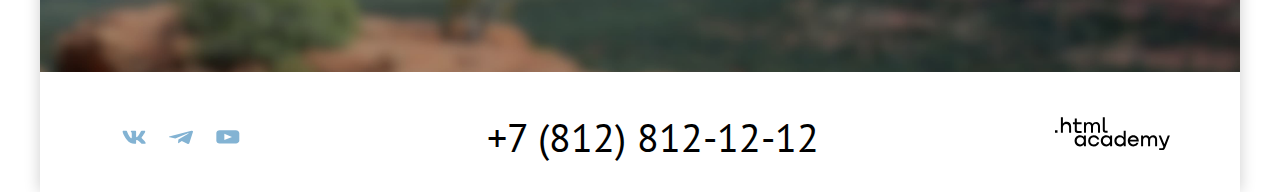
<file: 7/index.html>
<!DOCTYPE html>
<html lang="ru">

<head>
  <meta charset="utf-8" />
  <title>HTML Academy: Седона</title>
  <link rel="stylesheet" href="styles/styles.css"/>
  <base href="https://htmlacademy-htmlcss.github.io/2146351-sedona-35/7/">
</head>

<body>
  <div class="page-container">
    <header class="page-header">
      <a class="header-item-image">
        <img class="header-item-logo" src="images/preview/logo.svg" width="140" height="70" alt="Логотип Седоны." />
      </a>
      <nav class="navigation">
        <ul class="navigation-list">
          <li class="navigation-item">
            <a class="navigation-link navigation-link-current">Главная</a>
          </li>
          <li class="navigation-item">
            <a class="navigation-link" href="#">О седоне</a>
          </li>
          <li class="navigation-item">
            <a class="navigation-link" href="catalog.html">Гостиницы</a>
          </li>
        </ul>
        <ul class="navigation-list navigation-user">
          <li class="navigation-item">
            <a class="navigation-link" href="#">
              <svg class="navigation-icon" aria-hidden="true" focusable="false" width="20" height="20" viewBox="0 0 20 20" fill="none" xmlns="http://www.w3.org/2000/svg">
                <path d="m18.5 17-3.7-3.67c1-1.3 1.7-2.98 1.7-4.87A8 8 0 0 0 8.5.5C4.1.5.5 4.18.5
              8.56a8 8 0 0 0 12.9 6.26l3.7 3.68 1.4-1.5Zm-10-2.48a6 6 0 0 1-6-5.96 6 6 0 0 1 12
              0 6 6 0 0 1-6 5.96Z" fill="#000"/>
              </svg>
              <span class="visually-hidden">Поиск</span>
            </a>
          </li>
          <li class="navigation-item">
            <a class="navigation-link" href="#">
              <svg class="navigation-icon" aria-hidden="true" focusable="false" width="18" height="18" viewBox="0 0 18 18" fill="none" xmlns="http://www.w3.org/2000/svg">
                <path d="M8.9 17a.9.9 0 0 1-.8-.4c-5.4-6.1-6.7-7.5-7-7.9A5.4 5.4 0
                0 1 5.5 0C6.8 0 8 .5 9 1.3a5.46 5.46 0 0 1 9 4.1c0 1.3-.5 2.5-1.3 3.4l-7
                7.9c-.2.2-.4.3-.8.3Zm-6-9.5c.3.4 3.5 4 6.1 6.9l6.2-7c.5-.5.7-1.2.7-2
                0-1.8-1.5-3.3-3.3-3.3-1 0-2 .5-2.7 1.3-.3.3-.6.4-.9.4-.3
                0-.6-.2-.8-.4-.7-.8-1.7-1.3-2.7-1.3-1.8 0-3.3 1.5-3.3 3.3-.1.9.3 1.6.7
                2.1-.1 0-.1 0 0 0Z" fill="#000"/>
              </svg>
              <span class="visually-hidden">Избранное</span>
            </a>
          </li>
          <li class="navigation-item">
            <a class="navigation-link navigation-link-button" href="#">Хочу сюда!</a>
            </li>
          </ul>
        </nav>
      </header>

      <main class="main-container main-index">
        <h1 class="visually-hidden">Седона</h1>
        <div class="logo-welcome-wrapper">
          <img class="logo-welcome" src="images/preview/welcome.svg" width="458" height="352"
            alt="Добро пожаловать"/>
        </div>
        <section class="index-text">
          <h2 class="visually-hidden">Седона-заслуживает большего</h2>
          <h3 class="index-title">
            Седона — небольшой городок в Аризоне,<br/>
            заслуживающий большего!
          </h3>
          <p class="index-item-description">
            Рассмотрим причины, по которым Седона круче, чем Гранд-Каньон!
          </p>
        </section>
        <section class="advantages">
          <h2 class="visually-hidden">Преимущества</h2>
          <ul class="advantages-list-text">
            <li class="advantages-item advantages-item-big">
              <div class="advantage-container-city">
                <div class="advantage-container-text">
                  <h3 class="advantages-item-title">Настоящий городок</h3>
                  <span class="advantages-item-devider-white"></span>
                  <p class="advantages-item-description">
                    Седона — не аттракцион для туристов, там течёт своя жизнь
                  </p>
                </div>
                <img class="advantages-item-image-city" src="images/preview/photo-1.jpg"
                  width="800" height="384" alt="Городок"/>
              </div>
            </li>
            <li class="advantages-item advantages-item-light-blue">
              <div class="advantage-container-text">
                <h3 class="advantages-item-title">Небольшая площадь</h3>
                <span class="advantages-item-devider-grey"></span>
                <p class="advantages-item-description">
                  Все достопримечательности находятся очень близко
                </p>
              </div>
            </li>
            <li class="advantages-item advantages-item-second-light-blue">
              <div class="advantage-container-text">
                <h3 class="advantages-item-title">Красивая дорога</h3>
                <span class="advantages-item-devider-grey"></span>
                <p class="advantages-item-description">
                  Ехать в Седону из Лас-Вегаса совсем не скучно!
                </p>
              </div>
            </li>
            <li class="advantages-item advantages-item-light-blue">
              <div class="advantage-container-text">
                <h3 class="advantages-item-title">Мало туристов</h3>
                <span class="advantages-item-devider-grey"></span>
                <p class="advantages-item-description">
                  Большинство едет в Гранд Каньон и толпится там
                </p>
              </div>
            </li>
            <li class="advantages-item advantages-item-big">
              <div class="advantage-container-bridge">
                <img class="advantages-item-image-bridge" src="images/preview/photo-2.jpg"
                  width="800" height="384" alt="Мост дьявола"/>
                <div class="advantage-container-text">
                  <h3 class="advantages-item-title">Там есть мост дьявола</h3>
                  <span class="advantages-item-devider-white"></span>
                  <p class="advantages-item-description">
                    Да, по нему можно пройти! Если вы осмелитесь, разумеется
                  </p>
                </div>
              </div>
            </li>
            <li class="advantages-item advantages-item-second-light-blue">
              <div class="advantage-container-text">
                <svg class="advantage-icon" aria-hidden="true" focusable="false" width="75"
                  height="72" viewBox="0 0 75 72" fill="none" xmlns="http://www.w3.org/2000/svg">
                  <path d="M30.12 65h16.06V41.2H30.12V65Zm2.91-20.9h10.14v18H33.03v-18Z"/>
                  <path d="m73.4 39.3 2.1-2.1-9.94-9.9V0H51.6v13.6L37.95 0 .5 37.2l2.1 2.1
                7.84-7.8v37.6H6.42V72h64.16v-2.9h-5.12V31.5l7.93 7.8ZM62.54
                69.1h-49.2V28.5l24.6-24.4 24.6 24.4v40.6Zm0-44.7-7.93-7.9V2.9h7.93v21.5Z" fill="#83B3D3"/>
                  <path d="M30.32 27.1c0 4.3 3.51 7.7 7.73 7.7a7.8 7.8
                0 0 0 7.83-7.7c0-4.3-3.51-7.7-7.83-7.7a7.72 7.72 0 0 0-7.73
                7.7Zm7.83-5a5 5 0 0 1 5.02 4.9c0 2.7-2.2 4.9-5.02 4.9a5 5 0
                0 1-5.02-4.9c0-2.7 2.2-4.9 5.02-4.9ZM20.48 41.2h-3.01v3.9h3.01v-3.9ZM26.4
                41.2h-3v3.9h3v-3.9ZM20.48 47.2h-3.01v3.9h3.01v-3.9ZM26.4 47.2h-3v3.9h3v-3.9ZM52.5
                41.2h-3v3.9h3v-3.9ZM58.43 41.2h-3.01v3.9h3.01v-3.9ZM52.5 47.2h-3v3.9h3v-3.9ZM58.43
                47.2h-3.01v3.9h3.01v-3.9Z"/>
                </svg>
                <h3 class="advantages-item-title">Жильё</h3>
                <p class="advantages-item-description">
                  Рекомендуем пожитьв настоящем мотеле, всё как в кино!
                </p>
              </div>
            </li>
            <li class="advantages-item advantages-item-white">
              <div class="advantage-container-text">
                <svg class="advantage-icon" aria-hidden="true" focusable="false" width="74"
                  height="70" viewBox="0 0 74 70" fill="none" xmlns="http://www.w3.org/2000/svg">
                  <path d="M70.58 46.7H4.6C2.31 46.7.5 48.6.5 51v3.5c0 2.4 1.9 4.3 4.11 4.3h.9v1.1c0
                 5.5 4.31 10.1 9.63 10.1h44.7c5.32 0 9.63-4.5 9.63-10.1v-1.1h.9c2.31 0 4.12-1.9
                 4.12-4.3V51a4 4 0 0 0-3.91-4.3Zm-3.91 13.2c0 3.9-3.01 7-6.72 7H15.14c-3.71
                 0-6.72-3.2-6.72-7v-1.1h58.25v1.1Zm5.1-5.4c0 .7-.6 1.3-1.2 1.3H4.52c-.7
                 0-1.2-.6-1.2-1.3V51c0-.7.6-1.3 1.2-1.3h65.97c.7 0 1.2.6 1.2 1.3.1 0 .1 3.5.1
                 3.5ZM16.14 38.4l5.41 4.1 5.32-4.1 5.3 4.1 5.32-4.1 5.42 4.1 5.31-4.1 5.31 4.1
                 5.42-4.1 5.31 4.1 6.22-4.7-1.7-2.5-4.52 3.4-5.31-4.1-5.42 4.1-5.31-4.1-5.31
                 4.1-5.42-4.1-5.31 4.1-5.31-4.1-5.32 4.1-5.41-4.1-5.31 4.1-4.52-3.4-1.7 2.5
                 6.22 4.7 5.3-4.1ZM8.52 31.5h60.95c0-.6.1-1.2.1-1.9v-1.2C68.87 12.7 54.84 0 37.6
                 0 20.25 0 6.21 12.7 5.51 28.5v1.2c0 .6 0 1.2.1 1.8h2.91ZM37.59 3c15.64 0 28.47
                 11.3 29.08 25.5H8.52C9.12 14.4 21.95 3 37.59 3Z" fill="#83B3D3"/>
                  <path d="M37.6 17.3c1.05 0 1.9-.9 1.9-2s-.85-2-1.9-2c-1.06 0-1.91.9-1.91 2s.85
                 2 1.9 2ZM29.77 12.2c1.06 0 1.9-.9 1.9-2s-.84-2-1.9-2c-1.05 0-1.9.9-1.9 2s.85 2
                 1.9 2ZM45.31 12.2c1.05 0 1.9-.9 1.9-2s-.85-2-1.9-2c-1.05 0-1.9.9-1.9 2s.85 2 1.9
                 2Z" fill="#83B3D3"/>
                </svg>
                <h3 class="advantages-item-title">Еда</h3>
                <p class="advantages-item-description">
                  Всегда заказывайте топовый фирменный бургер, вы не
                  разочаруетесь!
                </p>
              </div>
            </li>
            <li class="advantages-item advantages-item-second-light-blue">
              <div class="advantage-container-text">
                <svg class="advantage-icon" aria-hidden="true" focusable="false" width="64"
                  height="76" viewBox="0 0 64 76" fill="none" xmlns="http://www.w3.org/2000/svg">
                  <path d="M61.6 22.46H36.8c13.8-6.9 14.9-11.3 14.4-13.7-1.2-4.01-5.7-7.01-10-5.41-5.6 2.1-7.1
                10.4-8.6 16.41-2-6.1-3.8-13.8-8.2-17.71-1.3-1.1-3.1-2.3-5.8-2-4 .4-9.8 5.4-7.5 11 2.3 5.4 9.7
                8.81 14.6 11.51H3.4a2.9 2.9 0 0 0-2.9 2.9v11.31c0 1.6 1.3 2.9 2.9 2.9h.3V76h57.8V39.57h.1c1.6
                0 2.9-1.3 2.9-2.9v-11.3c0-1.6-1.3-2.9-2.9-2.9ZM42.9 5.86c2.1-.3 5 1.3 5.3 3.2.4 2.8-3.4
                5.3-5.1 6.4-2.5 1.7-4.9 2.6-7.3 4.1.9-3.7 2.5-13 7.1-13.7Zm-22.9
                10c-2.2-1.5-6.5-4.4-6.4-7.8.1-3.61 5.7-6.61 8.8-3.91 3.9 3.4 5.7 11.1 7.1
                16.61-3.2-1.5-6.3-2.8-9.5-4.9ZM26 73H6.6V39.57H26V73Zm0-36.53H3.5v-11H26v11Zm10.2
                0V73H29V25.57h7.2v10.9ZM58.5 73H39.1V39.57h19.4V73Zm2.9-36.53H39.1v-11h22.3v11Z"
                    fill="#83B3D3"/>
                </svg>
                <h3 class="advantages-item-title">Сувениры</h3>
                <p class="advantages-item-description">
                  Не только китайского, но и настоящего местного производства!
                </p>
              </div>
            </li>
          </ul>
        </section>

        <section class="data">
          <h2 class="data-title">Заинтересовались?</h2>
          <p class="data-text">
            Укажите предполагаемые даты поездки, <br />
            и мы покажем вам лучшие предложения гостиниц в Седоне
          </p>
          <a class="button-data" href="#">Поис гостиниц в Седоне</a>
            </section>
            </main>

            <footer class="page-footer">
              <section class="subscribe">
                <h2 class="subscribe-tite">Подпишитесь на рассылку</h2>
                <p class="subscribe-text">
                  Только полезная информация и никакого спама, честное бойскаутское!
                </p>
                <form class="form" action="#" metod="post">
                  <label for="subscribe-email">
                    <span class="visually-hidden">Ваш e-mail</span>
                  </label>
                  <input class="field" placeholder="Ваш e-mail" type="email" name="subscribe-email" id="subscribe-email" required />
                  <button class="subscribe-button" type="submit">подписаться</button>
                </form>
              </section>
              <div class="page-footer-container">
                <section class="social">
                  <h2 class="visually-hidden">Социальные сети</h2>
                  <ul class="social-list">
                    <li class="social-list-item">
                      <a class="social-link social-vk" href="https://vk.com/htmlacademy">
                        <span class="visually-hidden">ВКонтакте</span>
                      </a>
                    </li>
                    <li class="social-list-item">
                      <a class="social-link social-tg" href="https://https://t.me/htmlacademy">
                        <span class="visually-hidden">Телеграм</span>
                      </a>
                    </li>
                    <li class="social-list-item">
                      <a class="social-link social-youtube" href="https://www.youtube.com/user/htmlacademyru">
                        <span class="visually-hidden">Ютуб</span>
                      </a>
                    </li>
                  </ul>
                </section>

                <section class="contact">
                  <h2 class="visually-hidden">Контакты</h2>
                  <a class="contact-phone" href="tel:88128121212">+7 (812) 812-12-12</a>
          </section>
          <section class="contact-about-text">
            <h2 class="visually-hidden">html академия</h2>
            <a class="htmlacademy-link" href="https://htmlacademy.ru/">
              <svg aria-hidden="true" focusable="false" width="115" height="33"
                viewBox="0 0 115 33" fill="none" xmlns="http://www.w3.org/2000/svg">
                <path d="M0 13.26v2.6h2.5v-2.6H0ZM11.6 4.86c-1.6 0-2.8.7-3.6
              1.7h-.1V.36h-2v15.5h2v-5.3c0-2.1 1.3-3.6 3.3-3.6 1.8 0 2.9 1.4 2.9
              3.2v5.7h2v-6.1c.1-3-1.8-4.9-4.5-4.9ZM26.6 5.16h-4.8v-3.7h-2v3.8h-1.9v2h1.9v6c0 1.7
              1 2.7 2.7 2.7h4.1v-2h-3.7c-.7 0-1.1-.4-1.1-1.1v-5.7h4.8v-2ZM41.1 4.96c-1.6
              0-2.9.8-3.5 2.1h-.1c-.6-1.2-1.8-2.1-3.4-2.1-1.4 0-2.5.8-3.1 1.8h-.1v-1.6H29v10.6h2v-5.4c0-2
              1-3.5 2.6-3.5 1.5 0 2.4 1 2.4 2.6v6.3h2v-5.6c0-2.4 1.4-3.3 2.6-3.3 1.5 0 2.4 1 2.4
              2.6v6.3h2v-6.5c.1-2.5-1.4-4.3-3.9-4.3ZM47.8 13.06c0 1.7 1 2.7 2.8 2.7h2v-2h-1.7c-.7
              0-1.1-.4-1.1-1.1V.36h-2v12.7ZM28.9 20.06c-.9-1.1-2.2-1.8-3.9-1.8-3.1 0-5.4 2.3-5.4
              5.6s2.3 5.6 5.4 5.6c1.8 0 3-.8 3.8-1.9h.1v1.6h2v-10.6h-2v1.5Zm-3.6 7.4c-2.2
              0-3.6-1.6-3.6-3.6s1.4-3.6 3.6-3.6 3.6 1.6 3.6 3.6c0 1.9-1.4 3.6-3.6 3.6ZM44.2
              22.36c-.5-2.4-2.6-4.1-5.4-4.1a5.4 5.4 0 0 0-5.6 5.6c0 3.1 2.2 5.6 5.6 5.6 2.8 0
              4.9-1.8 5.4-4.2h-2.1a3.4 3.4 0 0 1-3.3 2.3c-2.2 0-3.6-1.6-3.6-3.6s1.4-3.6 3.6-3.6c1.6 0
              2.8 1 3.3 2.2h2.1v-.2ZM55.1 20.06c-.9-1.1-2.2-1.8-3.9-1.8-3.1 0-5.4 2.3-5.4 5.6s2.3 5.6
              5.4 5.6c1.8 0 3-.8 3.8-1.9h.1v1.6h2v-10.6h-2v1.5Zm-3.6 7.4c-2.2 0-3.6-1.6-3.6-3.6s1.4-3.6
              3.6-3.6 3.6 1.6 3.6 3.6c0 1.9-1.5 3.6-3.6 3.6ZM68.7 20.16c-.9-1.1-2.2-1.9-3.9-1.9-3.1
              0-5.4 2.3-5.4 5.6s2.2 5.6 5.4 5.6c1.7 0 3-.8 3.8-1.8h.1v1.5h2v-15.4h-2v6.4Zm-3.6 7.3c-2.2
              0-3.6-1.6-3.6-3.6s1.4-3.6 3.6-3.6 3.6 1.6 3.6 3.6c-.1 2-1.5 3.6-3.6 3.6ZM78.3 18.26c-3.3
              0-5.5 2.5-5.5 5.6 0 3 2.1 5.6 5.5 5.6 2.5 0 4.5-1.3 5.2-3.6h-2.1c-.5 1-1.6 1.6-3 1.6-1.9
              0-3.3-1.3-3.4-2.9h8.8c.2-3.6-2-6.3-5.5-6.3Zm0 1.9c1.7 0 3 1 3.3 2.6h-6.5c.3-1.5 1.5-2.6
              3.2-2.6ZM98.2 18.26c-1.6 0-2.9.8-3.6 2h-.1c-.6-1.2-1.8-2-3.4-2-1.4 0-2.5.7-3.1
              1.8v-1.5h-1.9v10.6h2v-5.4c0-2 1-3.4 2.6-3.5 1.5 0 2.4 1 2.4 2.6v6.3h2v-5.6c0-2.4 1.4-3.3
              2.6-3.3 1.5 0 2.4 1 2.4 2.6v6.3h2v-6.5c.1-2.6-1.4-4.4-3.9-4.4ZM109.4 27.36l-3.6-8.9h-2.2l4.8
              11.6c-.3.9-.7 1.2-1.7 1.2h-2.5v2h2.5c1.8 0 2.8-.8 3.5-2.6l4.7-12.2h-2.1l-3.4 8.9Z"
                  fill="#000"/>
              </svg>
            </a>
                </section>
              </div>
            </footer>
  </div>
</body>

</html>
</file>
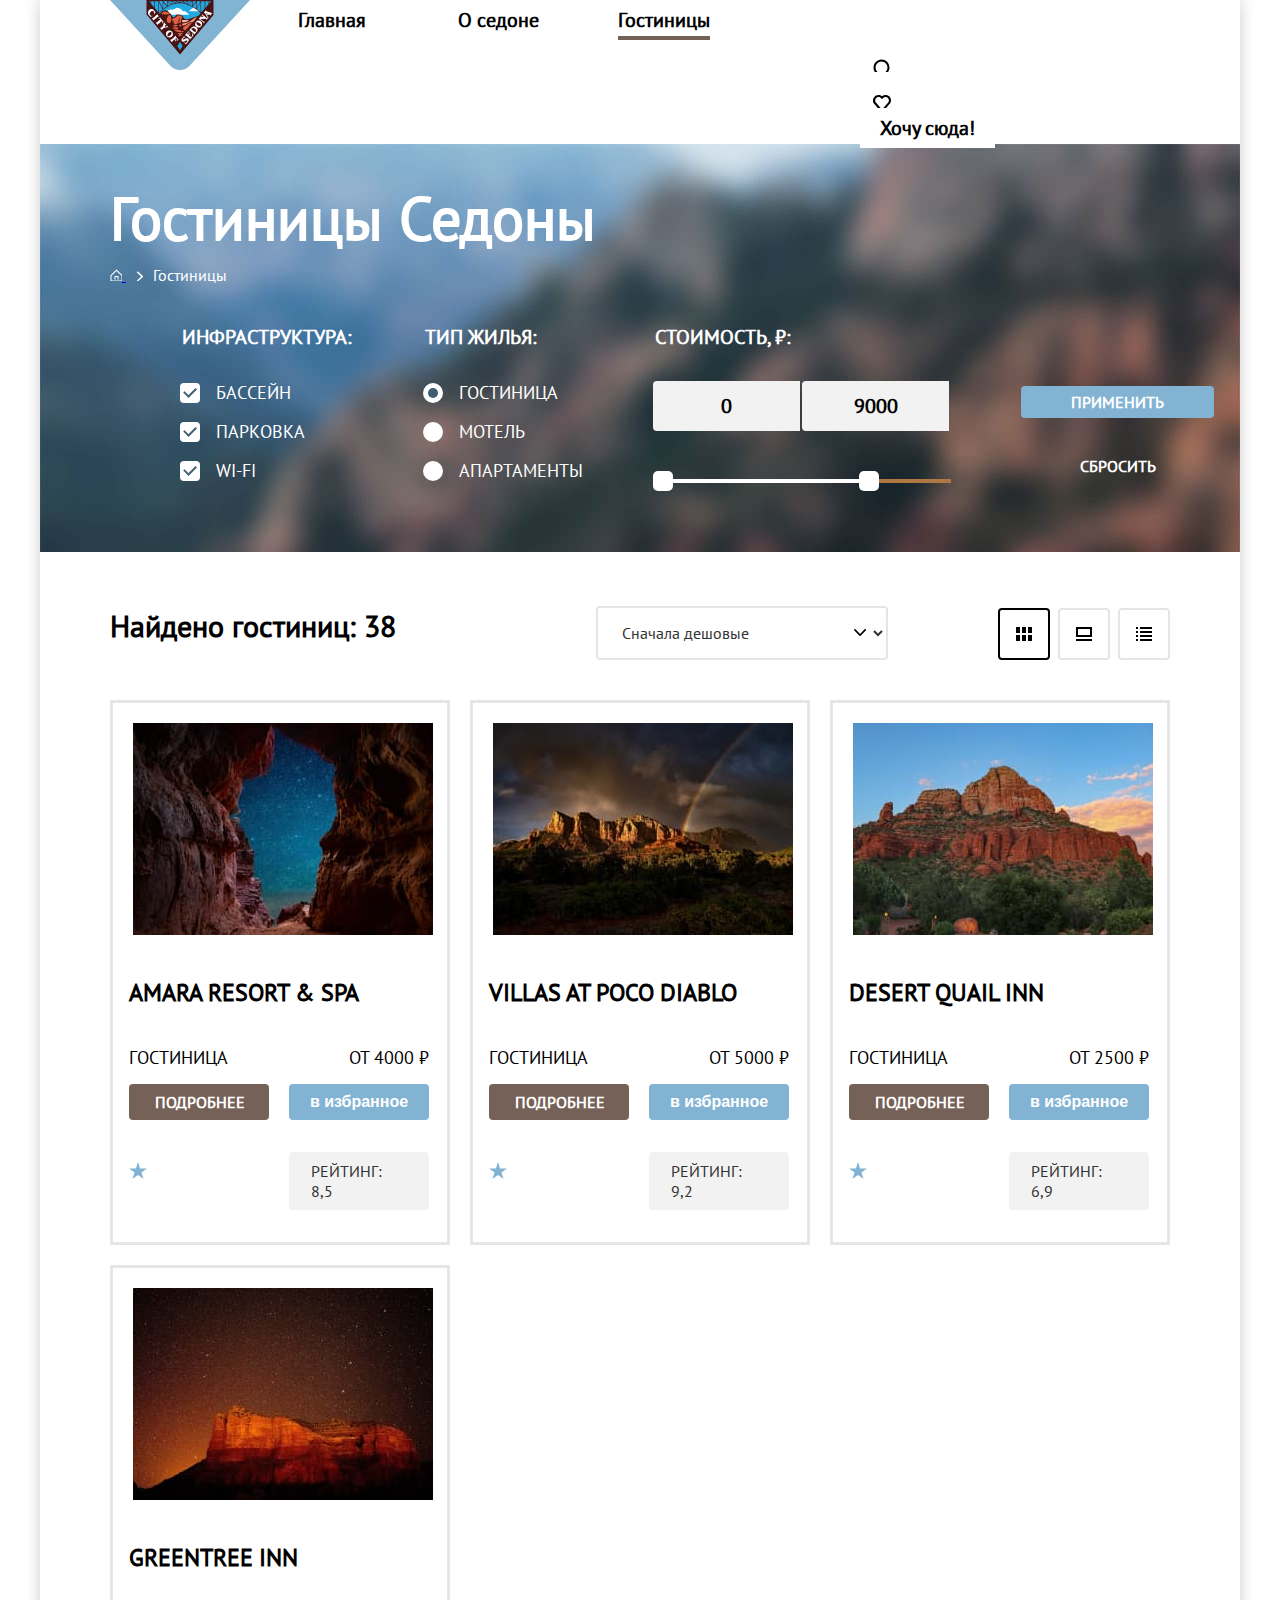
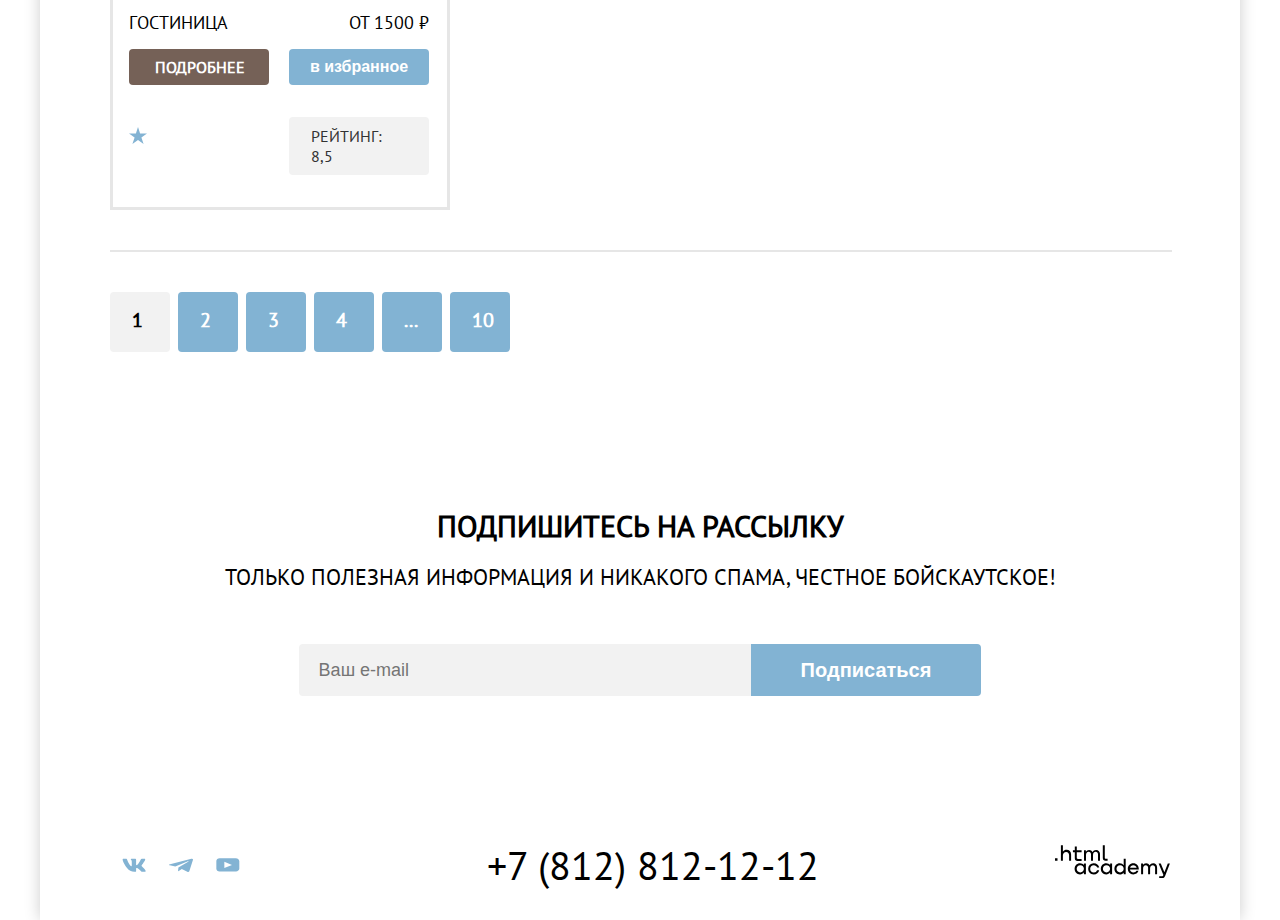
<file: catalog.html>
<!DOCTYPE html>
<html lang="ru">

<head>
  <meta charset="utf-8" />
  <title>HTML Academy: Седона</title>
  <link rel="stylesheet" href="styles/styles.css" />
</head>

<body>
  <div class="page-container">
    <header class="page-header">
      <a class="header-item-image" href="index.html">
        <img class="header-logo" src="images/preview/logo.svg" width="140" height="70" alt="Логотип Седоны." /></a>
      <nav class="navigation">
        <ul class="navigation-list">
          <li class="navigation-item">
            <a class="navigation-link" href="index.html">Главная</a>
          </li>
          <li class="navigation-item">
            <a class="navigation-link" href="#">О седоне</a>
          </li>
          <li class="navigation-item">
            <a class="navigation-link navigation-link-current">Гостиницы</a>
          </li>
        </ul>
        <ul class="navigation-list navigation-user">
          <li class="navigation-item">
            <a class="navigation-link" href="#">
              <svg class="navigation-icon" aria-hidden="true" focusable="false" width="20"
              height="20" viewBox="0 0 20 20" fill="none" xmlns="http://www.w3.org/2000/svg">
              <path d="m18.5 17-3.7-3.67c1-1.3 1.7-2.98 1.7-4.87A8 8 0 0 0 8.5.5C4.1.5.5 4.18.5
              8.56a8 8 0 0 0 12.9 6.26l3.7 3.68 1.4-1.5Zm-10-2.48a6 6 0 0 1-6-5.96 6 6 0 0 1 12
              0 6 6 0 0 1-6 5.96Z" fill="#000"/>
              </svg>
              <span class="visually-hidden">Поиск</span>
            </a>
          </li>
          <li class="navigation-item">
            <a class="navigation-link" href="#">
              <svg class="navigation-icon" aria-hidden="true" focusable="false" width="18"
               height="17" fill="none" xmlns="http://www.w3.org/2000/svg">
                <path d="M8.9 17a.9.9 0 0 1-.8-.4c-5.4-6.1-6.7-7.5-7-7.9A5.4 5.4 0
                0 1 5.5 0C6.8 0 8 .5 9 1.3a5.46 5.46 0 0 1 9 4.1c0 1.3-.5 2.5-1.3 3.4l-7
                7.9c-.2.2-.4.3-.8.3Zm-6-9.5c.3.4 3.5 4 6.1 6.9l6.2-7c.5-.5.7-1.2.7-2
                0-1.8-1.5-3.3-3.3-3.3-1 0-2 .5-2.7 1.3-.3.3-.6.4-.9.4-.3
                0-.6-.2-.8-.4-.7-.8-1.7-1.3-2.7-1.3-1.8 0-3.3 1.5-3.3 3.3-.1.9.3 1.6.7
                2.1-.1 0-.1 0 0 0Z" fill="#000"/>
              </svg>
              <span class="visually-hidden">Избранное</span>
            </a>
          </li>
          <li class="navigation-item">
            <a class="navigation-link avigation-link-button" href="#">Хочу сюда!</a>
            </li>
          </ul>
        </nav>
      </header>

      <main class="main-container main-inner">
        <div class="header-inner-wrapper">
          <div class="header-inner">
            <h1 class="inner-header-title">Гостиницы Седоны</h1>
            <ul class="inner-breadcrumbs">
              <li class="breadcrumbs-item">
                <a class="breadcrumbs-link" href="index.html">
                  <svg aria-hidden="true" focusable="false" width="12" height="12"
                   viewBox="0 0 12 12" fill="none" xmlns="http://www.w3.org/2000/svg">
                    <path d="m6.5.5-6 5.8v6.2h12V6.3L6.5.5Zm5 11h-10V6.7l5-4.8 5 4.8v4.8Z" fill="#fff"/>
                    <path d="M4.5 10.5h1V8h2v2.5h1V7h-4v3.5Z" fill="#fff"/>
                  </svg>
                  <svg class="breadcrumbs-link-icon" aria-hidden="true" focusable="false"
                    width="7" height="10" viewBox="0 0 7 10" fill="none" xmlns="http://www.w3.org/2000/svg">
                    <path d="M6.92 4.97 2.17.72c-.25-.25-.75-.25-1.13 0-.37.25-.25.75 0
                     1l4.13 3.75-4 3.75a.76.76 0 0 0 0 1c0 .12.37.25.5.25.12 0
                     .37-.13.5-.25l4.75-4.25a.59.59 0 0 0 0-1Z" fill="#fff"/>
                  </svg>
                  <span class="visually-hidden">Главная</span>
                </a>
          </li>
          <li class="breadcrumbs-item">
            <a class="breadcrumbs-link">Гостиницы</a>
          </li>
        </ul>
  </div>

  <section class="catalog">
    <h2 class="visually-hidden">Список удобств и вид жилья</h2>
    <form class="catalog-filter" action="https://echo.htmlacademy.ru/" method="get">
      <fieldset class="catalog-filter-group">
        <legend class="catalog-filter-title">Инфраструктура:</legend>
        <ul class="catalog-filter-list">
          <li class="catalog-filter-item">
            <label class="catalog-control">
              <input class="visually-hidden catalog-control-input" type="checkbox"
              name="swimming-pool" checked/>
              <span class="control-mark"></span>
              <span class="control-label">Бассейн</span>
            </label>
          </li>
          <li class="catalog-filter-item">
            <label class="catalog-control">
              <input class="visually-hidden catalog-control-input" type="checkbox"
              name="parking" checked/>
              <span class="control-mark"></span>
              <span class="control-label">Парковка</span>
            </label>
          </li>
          <li class="catalog-filter-item">
            <label class="catalog-control">
              <input class="visually-hidden catalog-control-input" type="checkbox"
              name="wi-fi" checked/>
              <span class="control-mark"></span>
              <span class="control-label">Wi-Fi</span>
            </label>
          </li>
        </ul>
      </fieldset>

      <fieldset class="catalog-filter-group">
        <legend class="catalog-filter-title">Тип жилья:</legend>
        <ul class="catalog-filter-list">
          <li class="catalog-filter-item">
            <label class="catalog-control">
              <input class="visually-hidden catalog-control-input" type="radio" name="product-group" value="hotel"
              checked />
              <span class="control-mark"></span>
              <span class="control-label">Гостиница</span>
            </label>
          </li>
          <li class="catalog-filter-item">
            <label class="catalog-control">
              <input class="visually-hidden catalog-control-input" type="radio" name="product-group"
              value="motel"/>
              <span class="control-mark"></span>
              <span class="control-label">Мотель</span>
            </label>
          </li>
          <li class="catalog-filter-item">
            <label class="catalog-control">
              <input class="visually-hidden catalog-control-input" type="radio" name="product-group"
              value="apartments" />
              <span class="control-mark"></span>
              <span class="control-label">Апартаменты</span>
            </label>
          </li>
        </ul>
      </fieldset>
      <fieldset class="catalog-filter-group">
              <legend class="catalog-filter-title">Стоимость, ₽:</legend>
              <div class="range">
                <div class="range-wrapper-inputs">
                  <label class="catalog-filter-label">
                     <input class="range-input" type="number" value="0" name="min-price">
                  </label>
                  <label class="catalog-filter-label">
                     <input class="range-input" type="number" value="9000" name="max-price">
                  </label>
                </div>
              </div>
              <div class="range-scale">
                  <div class="range-bar" style="left: 0; width: 226px">
                    <button class="range-toggle toggle-min">
                      <span class="visually-hidden">Изменить минимальную цену.</span>
                    </button>
                    <button class="range-toggle toggle-max">
                      <span class="visually-hidden">Изменить максимальную цену.</span>
                    </button>
                  </div>
                </div>
                  </fieldset>
      <div class="catalog-right-column">
        <button class="button catalog-right-column-submit" type="submit">Применить</button>
        <button class="button button-reset" type="reset">Сбросить</button>
      </div>
    </form>
  </section>
  </div>

  <div class="sorting-containet-list">
    <section class="sorting">
      <h2 class="visually-hidden">Выбор сортировки</h2>
      <p class="select-amount">Найдено гостиниц: 38</p>
      <div class="sorting-container sorting-type">
        <select class="select-control" aria-label="Сортировка">
          <option value="cheap">Сначала дешовые</option>
          <option value="popular">Сначала популярное</option>
          <option value="expensive">Сначала дорогие</option>
        </select>
      </div>
      <a class="card-grid-toggle card-grid-toggle-current" href="#">
        <svg aria-hidden="true" focusable="false" width="16" height="14" viewBox="0 0 16 14"
        fill="none" xmlns="http://www.w3.org/2000/svg">
          <path d="M4 0H0v6h4V0ZM16 0h-4v6h4V0ZM10 0H6v6h4V0ZM4 8H0v6h4V8ZM16
          8h-4v6h4V8ZM10 8H6v6h4V8Z" fill="#000"/>
        </svg>
        <span class="visually-hidden">Показать карточки</span>
      </a>
      <a href="#" class="card-grid-toggle">
        <svg aria-hidden="true" focusable="false" width="16" height="14" viewBox="0 0 16 14"
        fill="none" xmlns="http://www.w3.org/2000/svg">
          <path d="M16 12H0v2h16v-2ZM14 2v6H2V2h12Zm2-2H0v10h16V0Z" fill="#000"/>
        </svg>
        <span class="visually-hidden">Показать на весь экран</span>
      </a>
      <a href="#" class="card-grid-toggle">
        <svg aria-hidden="true" focusable="false" width="16" height="14" viewBox="0 0 16 14"
        fill="none" xmlns="http://www.w3.org/2000/svg">
          <path d="M2 0H0v2h2V0ZM16 0H4v2h12V0ZM2 4H0v2h2V4ZM16 4H4v2h12V4ZM2 8H0v2h2V8ZM16
            8H4v2h12V8ZM2 12H0v2h2v-2ZM16 12H4v2h12v-2Z" fill="#000"/>
        </svg>
        <span class="visually-hidden">Показать список</span>
      </a>
    </section>

    <section class="display">
      <h2 class="visually-hidden">Показ гостинец</h2>
      <ul class="display-list">
        <li class="display-item">
          <a class="display-card-link" href="#">
            <img class="display-card-image" src="images/hotel/hotel-1.jpg" width="300" height="212"
             alt="Амара Резорт & Спа"/>
          </a>
          <div class="display-card-content">
            <h3 class="display-card-title">Amara Resort & Spa</h3>
            <span class="display-name">Гостиница</span>
            <b class="display-price">От 4000 ₽</b>
            <a class="display-card-button" href="#">подробнее</a>
            <button class="display-favorites">в избранное</button>
            <div class="display-stars-rating">
              <svg aria-hidden="true" focusable="false" width="18" height="17" viewBox="0 0 18 17"
              fill="none" xmlns="http://www.w3.org/2000/svg">
                <path d="m9 0 2.1 6.5H18l-5.6 4 2.2 6.5L9 13l-5.6 4 2.2-6.5-5.6-4h6.9L9 0Z"
                fill="#83B3D3"/>
              </svg>
            </div>
            <p class="display-rating">Рейтинг: 8,5</p>
          </div>
        </li>
        <li class="display-item">
          <a class="display-card-link" href="#">
            <img class="display-card-image" src="images/hotel/hotel-2.jpg" width="300" height="212"
             alt="Виллы в Поко Диабло"/>
          </a>
          <div class="display-card-content">
            <h3 class="display-card-title">Villas at Poco Diablo</h3>
            <span class="display-name">Гостиница</span>
            <b class="display-price">От 5000 ₽</b>
            <a class="display-card-button" href="#">подробнее</a>
            <button class="display-favorites">в избранное</button>
            <div class="display-stars-rating">
              <svg aria-hidden="true" focusable="false" width="18" height="17" viewBox="0 0 18 17"
              fill="none" xmlns="http://www.w3.org/2000/svg">
                <path d="m9 0 2.1 6.5H18l-5.6 4 2.2 6.5L9 13l-5.6 4 2.2-6.5-5.6-4h6.9L9 0Z"
                fill="#83B3D3"/>
              </svg>
            </div>
            <p class="display-rating">Рейтинг: 9,2</p>
          </div>
        </li>
        <li class="display-item">
          <a class="display-card-link" href="#">
            <img class="display-card-image" src="images/hotel/hotel-3.jpg " width="300" height="212"
            alt="Дезерт Куэйл Инн."/>
          </a>
          <div class="display-card-content">
            <h3 class="display-card-title">Desert Quail Inn</h3>
            <span class="display-name">Гостиница</span>
            <b class="display-price">От 2500 ₽</b>
            <a class="display-card-button" href="#">подробнее</a>
            <button class="display-favorites">в избранное</button>
            <div class="display-stars-rating">
              <svg aria-hidden="true" focusable="false" width="18" height="17" viewBox="0 0 18 17"
              fill="none" xmlns="http://www.w3.org/2000/svg">
                <path d="m9 0 2.1 6.5H18l-5.6 4 2.2 6.5L9 13l-5.6 4 2.2-6.5-5.6-4h6.9L9 0Z"
                fill="#83B3D3"/>
              </svg>
            </div>
            <p class="display-rating">Рейтинг: 6,9</p>
          </div>
        </li>
        <li class="display-item">
          <a class="display-card-link" href="#">
            <img class="display-card-image" src="images/hotel/hotel-4.jpg" width="300" height="212" alt="Гринтри Инн." />
          </a>
          <div class="display-card-content">
            <h3 class="display-card-title">GreenTree Inn</h3>
            <span class="display-name">Гостиница</span>
            <b class="display-price">От 1500 ₽</b>
            <a class="display-card-button" href="#">подробнее</a>
            <button class="display-favorites">в избранное</button>
            <div class="display-stars-rating">
              <svg aria-hidden="true" focusable="false" width="18" height="17" viewBox="0 0 18 17"
              fill="none" xmlns="http://www.w3.org/2000/svg">
                <path d="m9 0 2.1 6.5H18l-5.6 4 2.2 6.5L9 13l-5.6 4 2.2-6.5-5.6-4h6.9L9 0Z"
                fill="#83B3D3"/>
              </svg>
            </div>
            <p class="display-rating">Рейтинг: 8,5</p>
          </div>
        </li>
      </ul>
    </section>

    <span class="display-item-devider"></span>

    <section class="pagination">
      <h2 class="visually-hidden">Выбор страницы показа</h2>
      <ul class="pagination-title">
        <li class="pagination-item">
          <a class="pagination-link pagination-current">1</a>
        </li>
        <li class="pagination-item">
          <a class="pagination-link" href="#">2</a>
        </li>
        <li class="pagination-item">
          <a class="pagination-link" href="#">3</a>
        </li>
        <li class="pagination-item">
          <a class="pagination-link" href="#">4</a>
        </li>
        <li class="pagination-item">
          <a class="pagination-link">...</a>
        </li>
        <li class="pagination-item">
          <a class="pagination-link" href="#">10</a>
        </li>
      </ul>
    </section>
  </div>
  </main>

  <footer class="page-footer">
    <section class="subscribe-container">
      <h2 class="subscribe-tite">Подпишитесь на рассылку</h2>
      <p class="subscribe-text">
        Только полезная информация и никакого спама, честное бойскаутское!
      </p>
      <form class="form" action="#" metod="post">
        <label for="subscribe-email">
          <span class="visually-hidden">Ваш e-mail</span>
        </label>
        <input class="field" placeholder="Ваш e-mail" type="email" name="subscribe-email" id="subscribe-email" required />
        <button class="subscribe-button" type="submit">Подписаться</button>
      </form>
    </section>
    <div class="page-footer-container">
      <section class="social">
        <h2 class="visually-hidden">Социальные сети</h2>
        <ul class="social-list">
          <li class="social-list-item">
            <a class="social-link social-vk" href="https://vk.com/htmlacademy">
              <span class="visually-hidden">ВКонтакте</span>
            </a>
          </li>
          <li class="social-list-item">
            <a class="social-link social-tg" href="https://https://t.me/htmlacademy">
              <span class="visually-hidden">Телеграм</span>
            </a>
          </li>
          <li class="social-list-item">
            <a class="social-link social-youtube" href="https://www.youtube.com/user/htmlacademyru">
              <span class="visually-hidden">Ютуб</span>
            </a>
          </li>
        </ul>
      </section>

      <section class="contact">
        <h2 class="visually-hidden">Контакты</h2>
        <a class="contact-phone" href="tel:88128121212">+7 (812) 812-12-12</a>
          </section>
          <section class="contact-about-text">
            <h2 class="visually-hidden">html академия</h2>
            <a class="htmlacademy-link" href="https://htmlacademy.ru/">
              <svg aria-hidden="true" focusable="false" width="115" height="33" viewBox="0 0 115 33"
                fill="none" xmlns="http://www.w3.org/2000/svg">
                <path d="M0 13.26v2.6h2.5v-2.6H0ZM11.6 4.86c-1.6 0-2.8.7-3.6
              1.7h-.1V.36h-2v15.5h2v-5.3c0-2.1 1.3-3.6 3.3-3.6 1.8 0 2.9 1.4 2.9
              3.2v5.7h2v-6.1c.1-3-1.8-4.9-4.5-4.9ZM26.6 5.16h-4.8v-3.7h-2v3.8h-1.9v2h1.9v6c0 1.7
              1 2.7 2.7 2.7h4.1v-2h-3.7c-.7 0-1.1-.4-1.1-1.1v-5.7h4.8v-2ZM41.1 4.96c-1.6
              0-2.9.8-3.5 2.1h-.1c-.6-1.2-1.8-2.1-3.4-2.1-1.4 0-2.5.8-3.1 1.8h-.1v-1.6H29v10.6h2v-5.4c0-2
              1-3.5 2.6-3.5 1.5 0 2.4 1 2.4 2.6v6.3h2v-5.6c0-2.4 1.4-3.3 2.6-3.3 1.5 0 2.4 1 2.4
              2.6v6.3h2v-6.5c.1-2.5-1.4-4.3-3.9-4.3ZM47.8 13.06c0 1.7 1 2.7 2.8 2.7h2v-2h-1.7c-.7
              0-1.1-.4-1.1-1.1V.36h-2v12.7ZM28.9 20.06c-.9-1.1-2.2-1.8-3.9-1.8-3.1 0-5.4 2.3-5.4
              5.6s2.3 5.6 5.4 5.6c1.8 0 3-.8 3.8-1.9h.1v1.6h2v-10.6h-2v1.5Zm-3.6 7.4c-2.2
              0-3.6-1.6-3.6-3.6s1.4-3.6 3.6-3.6 3.6 1.6 3.6 3.6c0 1.9-1.4 3.6-3.6 3.6ZM44.2
              22.36c-.5-2.4-2.6-4.1-5.4-4.1a5.4 5.4 0 0 0-5.6 5.6c0 3.1 2.2 5.6 5.6 5.6 2.8 0
              4.9-1.8 5.4-4.2h-2.1a3.4 3.4 0 0 1-3.3 2.3c-2.2 0-3.6-1.6-3.6-3.6s1.4-3.6 3.6-3.6c1.6 0
              2.8 1 3.3 2.2h2.1v-.2ZM55.1 20.06c-.9-1.1-2.2-1.8-3.9-1.8-3.1 0-5.4 2.3-5.4 5.6s2.3 5.6
              5.4 5.6c1.8 0 3-.8 3.8-1.9h.1v1.6h2v-10.6h-2v1.5Zm-3.6 7.4c-2.2 0-3.6-1.6-3.6-3.6s1.4-3.6
              3.6-3.6 3.6 1.6 3.6 3.6c0 1.9-1.5 3.6-3.6 3.6ZM68.7 20.16c-.9-1.1-2.2-1.9-3.9-1.9-3.1
              0-5.4 2.3-5.4 5.6s2.2 5.6 5.4 5.6c1.7 0 3-.8 3.8-1.8h.1v1.5h2v-15.4h-2v6.4Zm-3.6 7.3c-2.2
              0-3.6-1.6-3.6-3.6s1.4-3.6 3.6-3.6 3.6 1.6 3.6 3.6c-.1 2-1.5 3.6-3.6 3.6ZM78.3 18.26c-3.3
              0-5.5 2.5-5.5 5.6 0 3 2.1 5.6 5.5 5.6 2.5 0 4.5-1.3 5.2-3.6h-2.1c-.5 1-1.6 1.6-3 1.6-1.9
              0-3.3-1.3-3.4-2.9h8.8c.2-3.6-2-6.3-5.5-6.3Zm0 1.9c1.7 0 3 1 3.3 2.6h-6.5c.3-1.5 1.5-2.6
              3.2-2.6ZM98.2 18.26c-1.6 0-2.9.8-3.6 2h-.1c-.6-1.2-1.8-2-3.4-2-1.4 0-2.5.7-3.1
              1.8v-1.5h-1.9v10.6h2v-5.4c0-2 1-3.4 2.6-3.5 1.5 0 2.4 1 2.4 2.6v6.3h2v-5.6c0-2.4 1.4-3.3
              2.6-3.3 1.5 0 2.4 1 2.4 2.6v6.3h2v-6.5c.1-2.6-1.4-4.4-3.9-4.4ZM109.4 27.36l-3.6-8.9h-2.2l4.8
              11.6c-.3.9-.7 1.2-1.7 1.2h-2.5v2h2.5c1.8 0 2.8-.8 3.5-2.6l4.7-12.2h-2.1l-3.4 8.9Z"
               fill="#000"/>
              </svg>
            </a>
      </section>
    </div>
  </footer>
  </div>
</body>

</html>
</file>
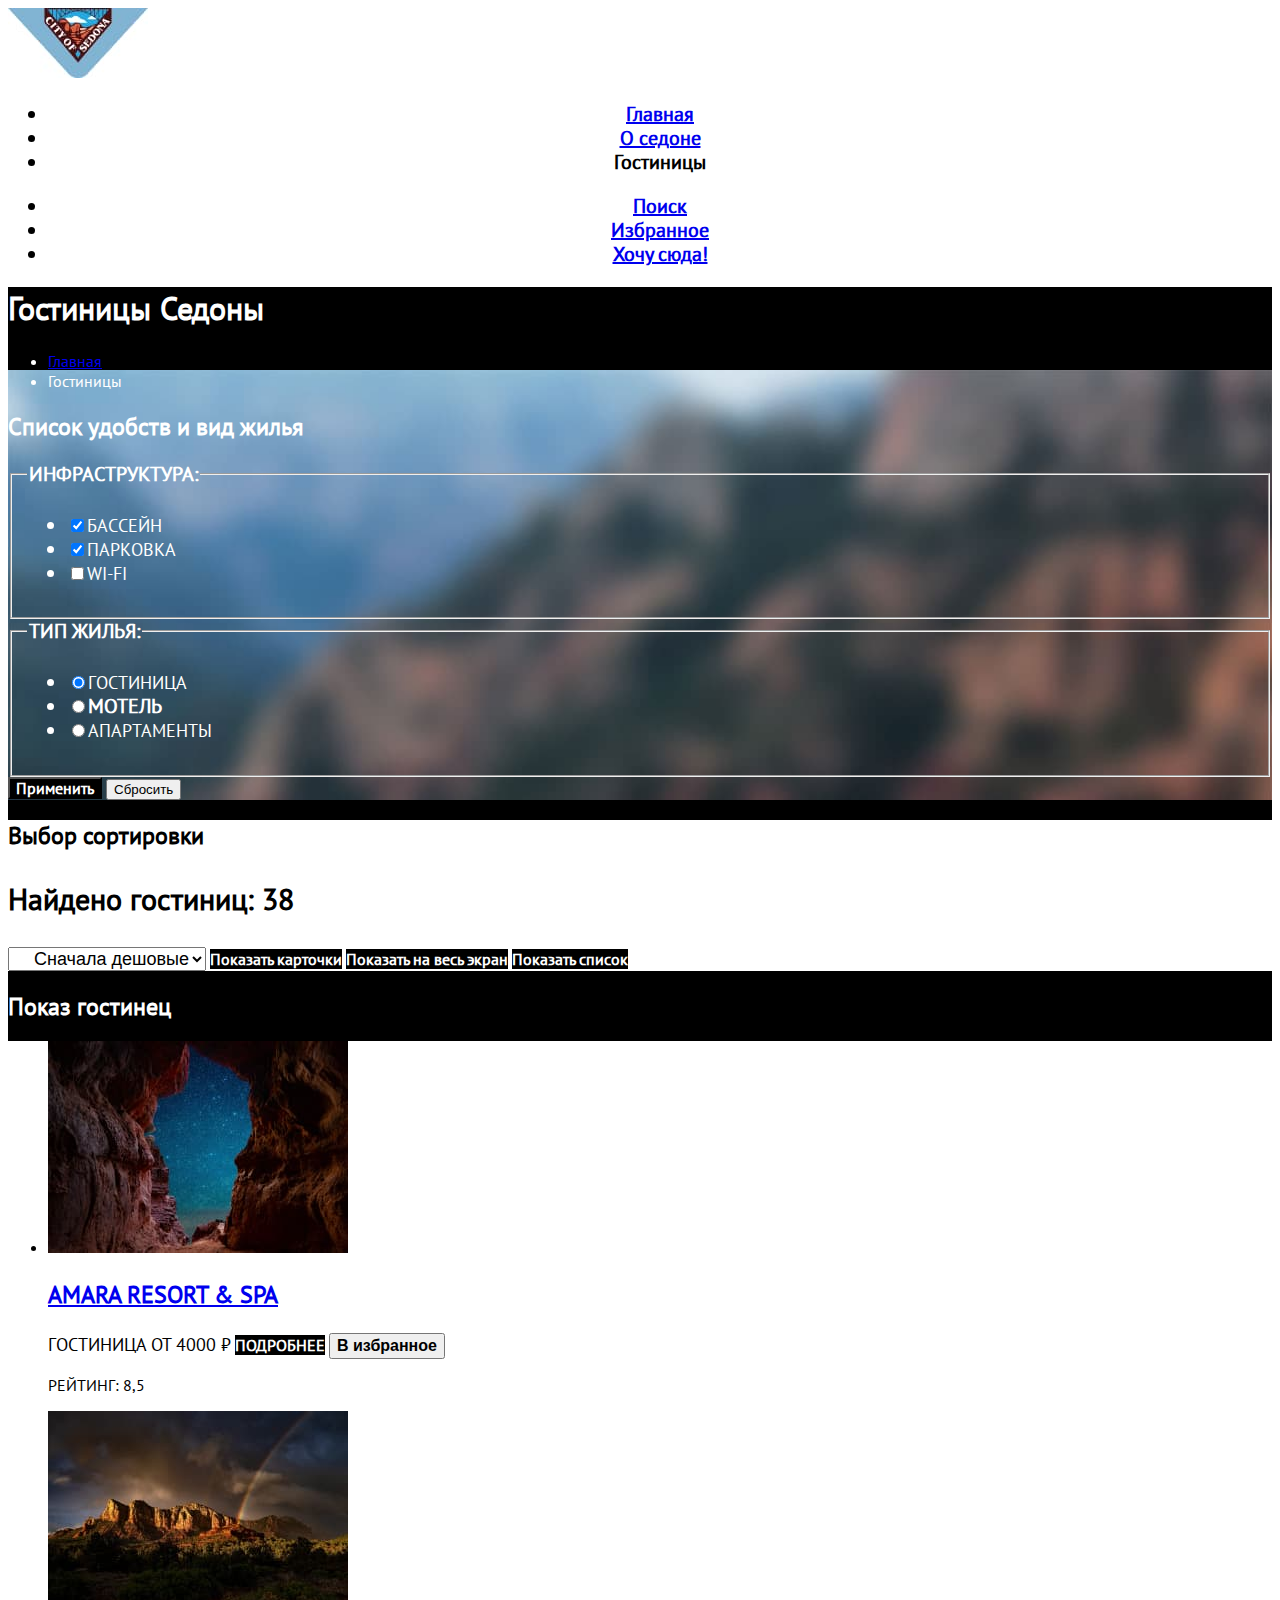
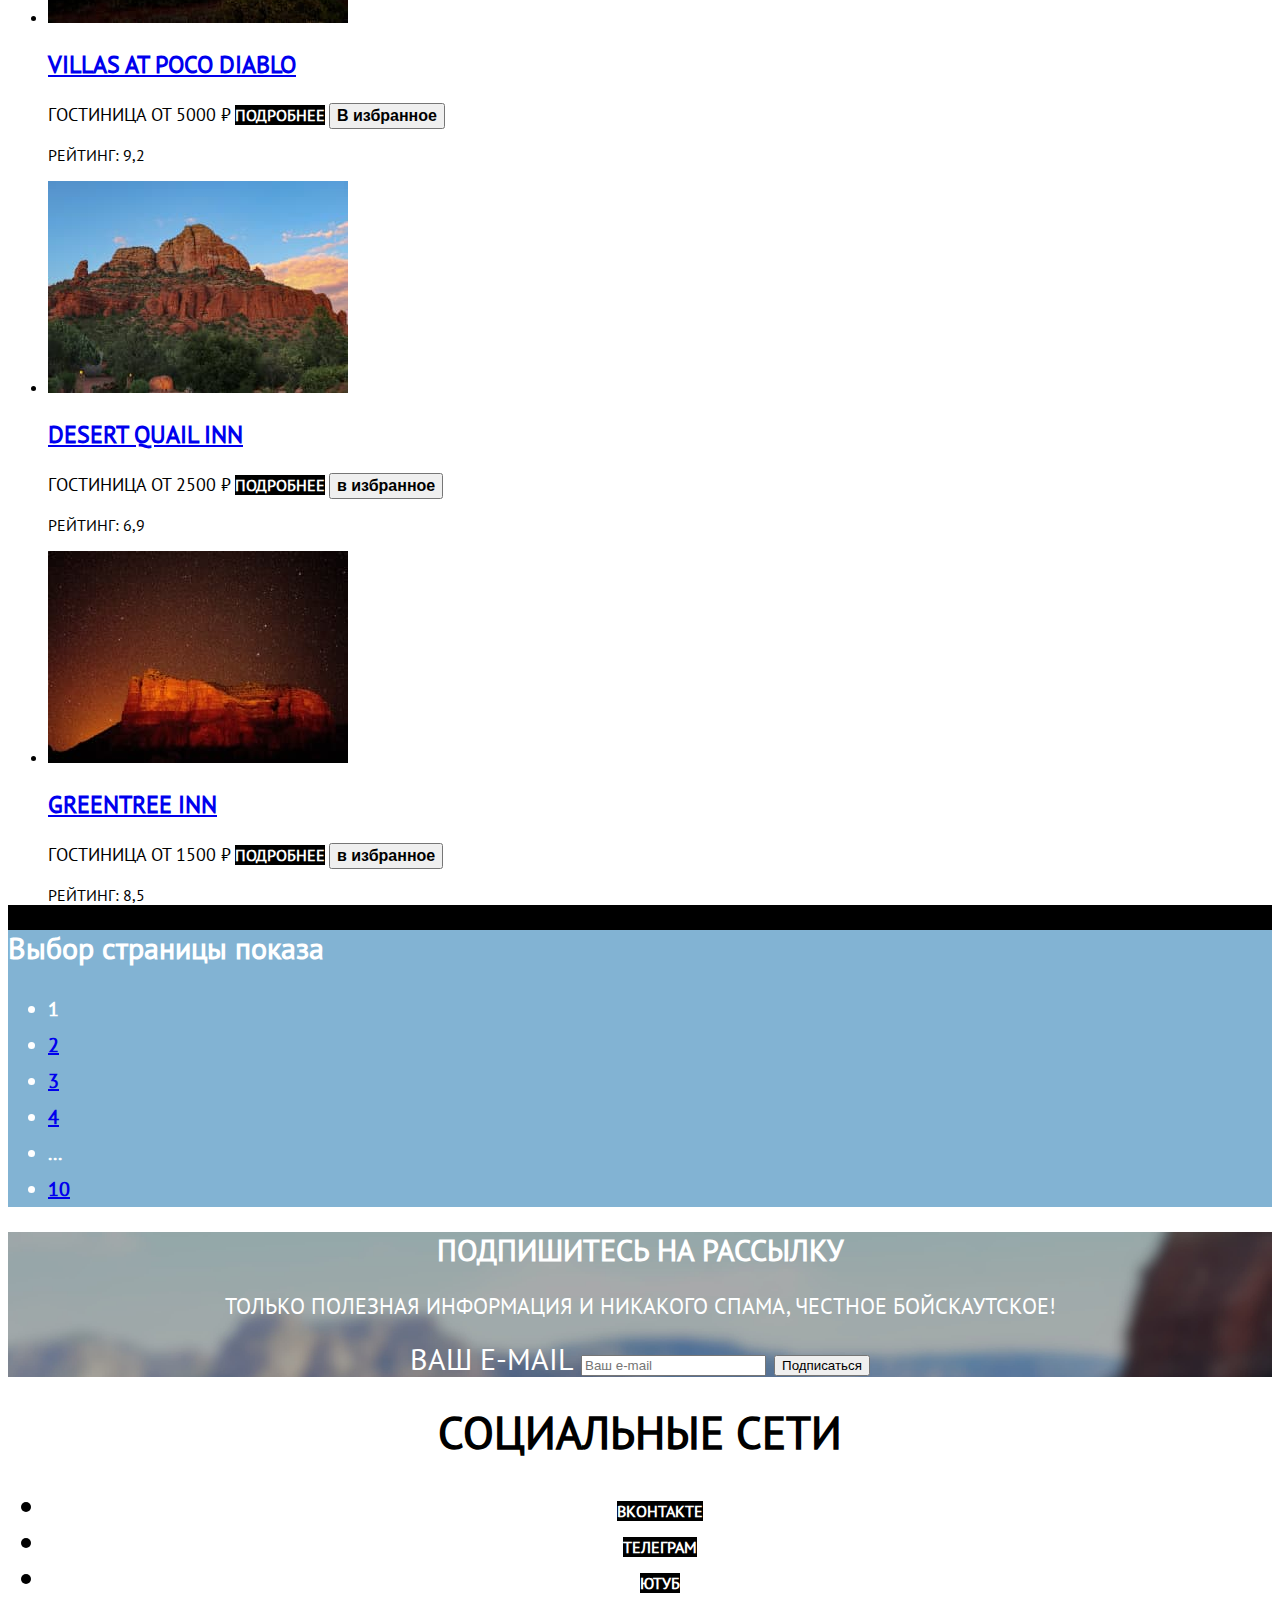
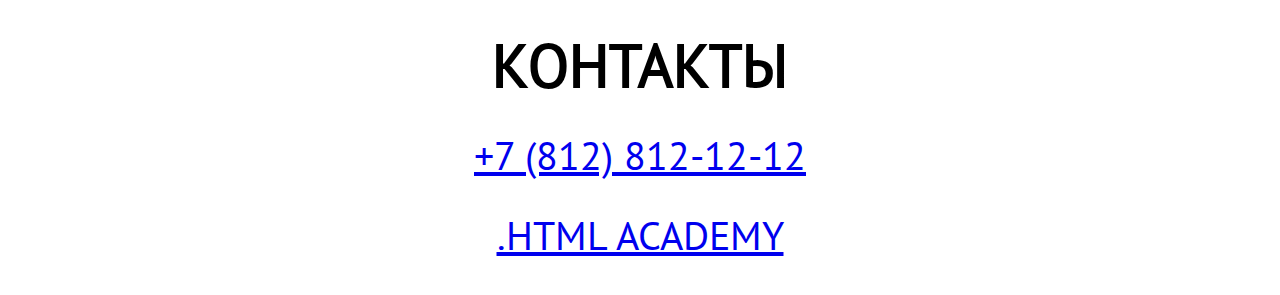
<file: 4/catalog.html>
<!DOCTYPE html>
<html lang="ru">
  <head>
    <meta charset="utf-8" />
    <title>HTML Academy: Седона</title>
    <link rel="stylesheet" href="styles/styles.css" />
    <base href="https://htmlacademy-htmlcss.github.io/2146351-sedona-35/4/">
</head>

  <body>
    <header class="page-header">
      <a class="header-item-image" href="index.html">
        <img
          class="header-logo"
          src="images/preview/logo.jpg"
          width="140"
          height="70"
          alt="Логотип Седоны."
      /></a>
      <nav class="navigation">
        <ul class="navigation-list">
          <li class="navigation-item">
            <a class="navigation-link" href="index.html">Главная</a>
          </li>
          <li class="navigation-item">
            <a class="navigation-link" href="#">О седоне</a>
          </li>
          <li class="navigation-item">
            <a class="navigation-link">Гостиницы</a>
          </li>
        </ul>
        <ul class="navigation-list navigation-user">
          <li class="navigation-item">
            <a class="navigation-link" href="#">
              <span class="visually-hidden">Поиск</span>
            </a>
          </li>
          <li class="navigation-item">
            <a class="navigation-link" href="#">
              <span class="visually-hidden">Избранное</span>
            </a>
          </li>
          <li class="navigation-item">
            <a class="navigation-link" href="#">Хочу сюда!</a>
          </li>
        </ul>
      </nav>
    </header>

    <main class="main-inner">
      <div class="header-inner-wrapper">
        <div class="header-inner">
          <h1 class="inner-header-title">Гостиницы Седоны</h1>
          <ul class="inner-breadcrumbs">
            <li class="inner-breadcrumbs-item">
              <a class="inner-breadcrumbs-link" href="index.html">Главная</a>
            </li>
            <li class="inner-breadcrumbs-item">
              <a class="inner-breadcrumbs-link">Гостиницы</a>
            </li>
          </ul>
        </div>

        <section class="catalog">
          <h2 class="visually-hidden">Список удобств и вид жилья</h2>
          <form
            class="catalog-filter"
            action="https://echo.htmlacademy.ru/"
            method="get"
          >
            <fieldset class="catalog-filter-grooup">
              <legend class="catalog-filter-title">Инфраструктура:</legend>
              <ul class="catalog-filter-list">
                <li class="catalog-filter-item">
                  <label class="catalog-control">
                    <input
                      class="catalog-control-input"
                      type="checkbox"
                      name="swimming pool"
                      checked
                    />Бассейн
                  </label>
                </li>
                <li class="catalog-filter-item">
                  <label class="catalog-control">
                    <input
                      class="catalog-control-input"
                      type="checkbox"
                      name="parking"
                      checked
                    />Парковка
                  </label>
                </li>
                <li class="catalog-filter-item">
                  <label class="catalog-control">
                    <input
                      class="catalog-control-input"
                      type="checkbox"
                      name="wi-fi"
                    />Wi-Fi
                  </label>
                </li>
              </ul>
            </fieldset>

            <fieldset class="catalog-filter-grooup">
              <legend class="catalog-filter-title">Тип жилья:</legend>
              <ul class="catalog-filter-list">
                <li class="catalog-filter-item">
                  <label class="catalog-control">
                    <input
                      class="catalog-control-input"
                      type="radio"
                      name="product-group"
                      value="hotel"
                      checked
                    />Гостиница
                  </label>
                </li>
                <li class="catalog-filter-item">
                  <label class="catalog- control">
                    <input
                      class="catalog-control-input"
                      type="radio"
                      name="product-group"
                      value="motel"
                    />Мотель
                  </label>
                </li>
                <li class="catalog-filter-item">
                  <label class="catalog-control">
                    <input
                      class="catalog-control-input"
                      type="radio"
                      name="product-group"
                      value="apartments"
                    />Апартаменты
                  </label>
                </li>
              </ul>
            </fieldset>
            <button class="button" type="submit">Применить</button>
            <button class="button-reset" type="reset">Сбросить</button>
          </form>
        </section>
      </div>

      <section class="sorting">
        <h2 class="visually-hidden">Выбор сортировки</h2>
        <p class="select-amount">Найдено гостиниц: 38</p>
        <select class="select-control" aria-label="Сортировка">
          <option value="cheap">Сначала дешовые</option>
          <option value="popular">Сначала популярное</option>
          <option value="expensive">Сначала дорогие</option>
        </select>
        <a class="button" href="#"
          ><span class="visually-hidden">Показать карточки</span></a
        >
        <a href="#" class="button button-light"
          ><span class="visually-hidden">Показать на весь экран</span></a
        >
        <a href="#" class="button button"
          ><span class="visually-hidden">Показать список</span></a
        >
      </section>

      <section class="display">
        <h2 class="visually-hidden">Показ гостинец</h2>
        <ul class="display-list">
          <li class="display-item">
            <a class="display-card-link" href="#">
              <img
                class="display-card-image"
                src="images/hotel/hotel-1.jpg"
                width="300"
                height="212"
                alt="Амара Резорт & Спа."
              />
              <h3 class="display-card-title">Amara Resort & Spa</h3>
            </a>
            <span class="display-name">Гостиница</span>
            <b class="display-price">От 4000 ₽</b>
            <a class="display-card-button button" href="#">подробнее</a>
            <button class="display-favorites">В избранное</button>
            <p class="display-rating">Рейтинг: 8,5</p>
          </li>
          <li class="display-item">
            <a class="display-card-link" href="#">
              <img
                class="display-card-image"
                src="images/hotel/hotel-2.jpg"
                width="300"
                height="212"
                alt="Виллы в Поко Диабло."
              />
              <h3 class="display-card-title">Villas at Poco Diablo</h3>
            </a>
            <span class="display-name">Гостиница</span>
            <b class="display-price">От 5000 ₽</b>
            <a class="display-card-button button" href="#">подробнее</a>
            <button class="display-favorites">В избранное</button>
            <p class="display-rating">Рейтинг: 9,2</p>
          </li>
          <li class="display-item">
            <a class="display-card-link" href="#">
              <img
                class="display-card-image"
                src="images/hotel/hotel-3.jpg "
                width="300"
                height="212"
                alt="Дезерт Куэйл Инн."
              />
              <h3 class="display-card-title">Desert Quail Inn</h3>
            </a>
            <span class="display-name">Гостиница</span>
            <b class="display-price">От 2500 ₽</b>
            <a class="display-card-button button" href="#">подробнее</a>
            <button class="display-favorites">в избранное</button>
            <p class="display-rating">Рейтинг: 6,9</p>
          </li>
          <li class="display-item">
            <a class="display-card-link" href="#">
              <img
                class="display-card-image"
                src="images/hotel/hotel-4.jpg"
                width="300"
                height="212"
                alt="Гринтри Инн."
              />
              <h3 class="display-card-title">GreenTree Inn</h3>
            </a>
            <span class="display-name">Гостиница</span>
            <b class="display-price">От 1500 ₽</b>
            <a class="display-card-button button" href="#">подробнее</a>
            <button class="display-favorites">в избранное</button>
            <p class="display-rating">Рейтинг: 8,5</p>
          </li>
        </ul>
      </section>

      <section class="pagination">
        <h2 class="visually-hidden">Выбор страницы показа</h2>
        <ul class="pagination-title">
          <li class="pagination-item">
            <a class="pagination-link pagination-current">1</a>
          </li>
          <li class="pagination-item">
            <a class="pagination-link" href="#">2</a>
          </li>
          <li class="pagination-item">
            <a class="pagination-link" href="#">3</a>
          </li>
          <li class="pagination-item">
            <a class="pagination-link" href="#">4</a>
          </li>
          <li class="pagination-item">
            <a class="pagination-link">...</a>
          </li>
          <li class="pagination-item">
            <a class="pagination-link" href="#">10</a>
          </li>
        </ul>
      </section>
    </main>

    <footer class="page-footer">
      <section class="subscribe">
        <h2 class="subscribe-tite">Подпишитесь на рассылку</h2>
        <p class="subscribe-text">
          Только полезная информация и никакого спама, честное бойскаутское!
        </p>
        <form class="form" action="#" method="post">
          <label for="subscribe-email">
            <span class="visually-hidden">Ваш e-mail</span>
          </label>
          <input
            class="field"
            placeholder="Ваш e-mail"
            type="email"
            name="subscribe-email"
            id="subscribe-email"
            required
          />
          <button class="subscribe-button" type="submit">Подписаться</button>
        </form>
      </section>

      <section class="social">
        <h2 class="visually-hidden">Социальные сети</h2>
        <ul class="social-list">
          <li class="social-item">
            <a class="button" href="https://vk.com/htmlacademy">
              <span class="visually-hidden">ВКонтакте</span>
            </a>
          </li>
          <li class="social-list-item">
            <a class="button" href="https://https://t.me/htmlacademy">
              <span class="visually-hidden">Телеграм</span>
            </a>
          </li>
          <li class="social-list-item">
            <a class="button" href="https://www.youtube.com/user/htmlacademyru">
              <span class="visually-hidden">Ютуб</span>
            </a>
          </li>
        </ul>
      </section>

      <section class="contact">
        <h2 class="visually-hidden">Контакты</h2>
        <a class="contact-phone" href="tel:88128121212">+7 (812) 812-12-12</a>
        <p class="contact-about-text">
          <a class="htmlacademy-link" href="https://htmlacademy.ru/"
            >.html academy</a
          >
        </p>
      </section>
    </footer>
  </body>
</html>
</file>
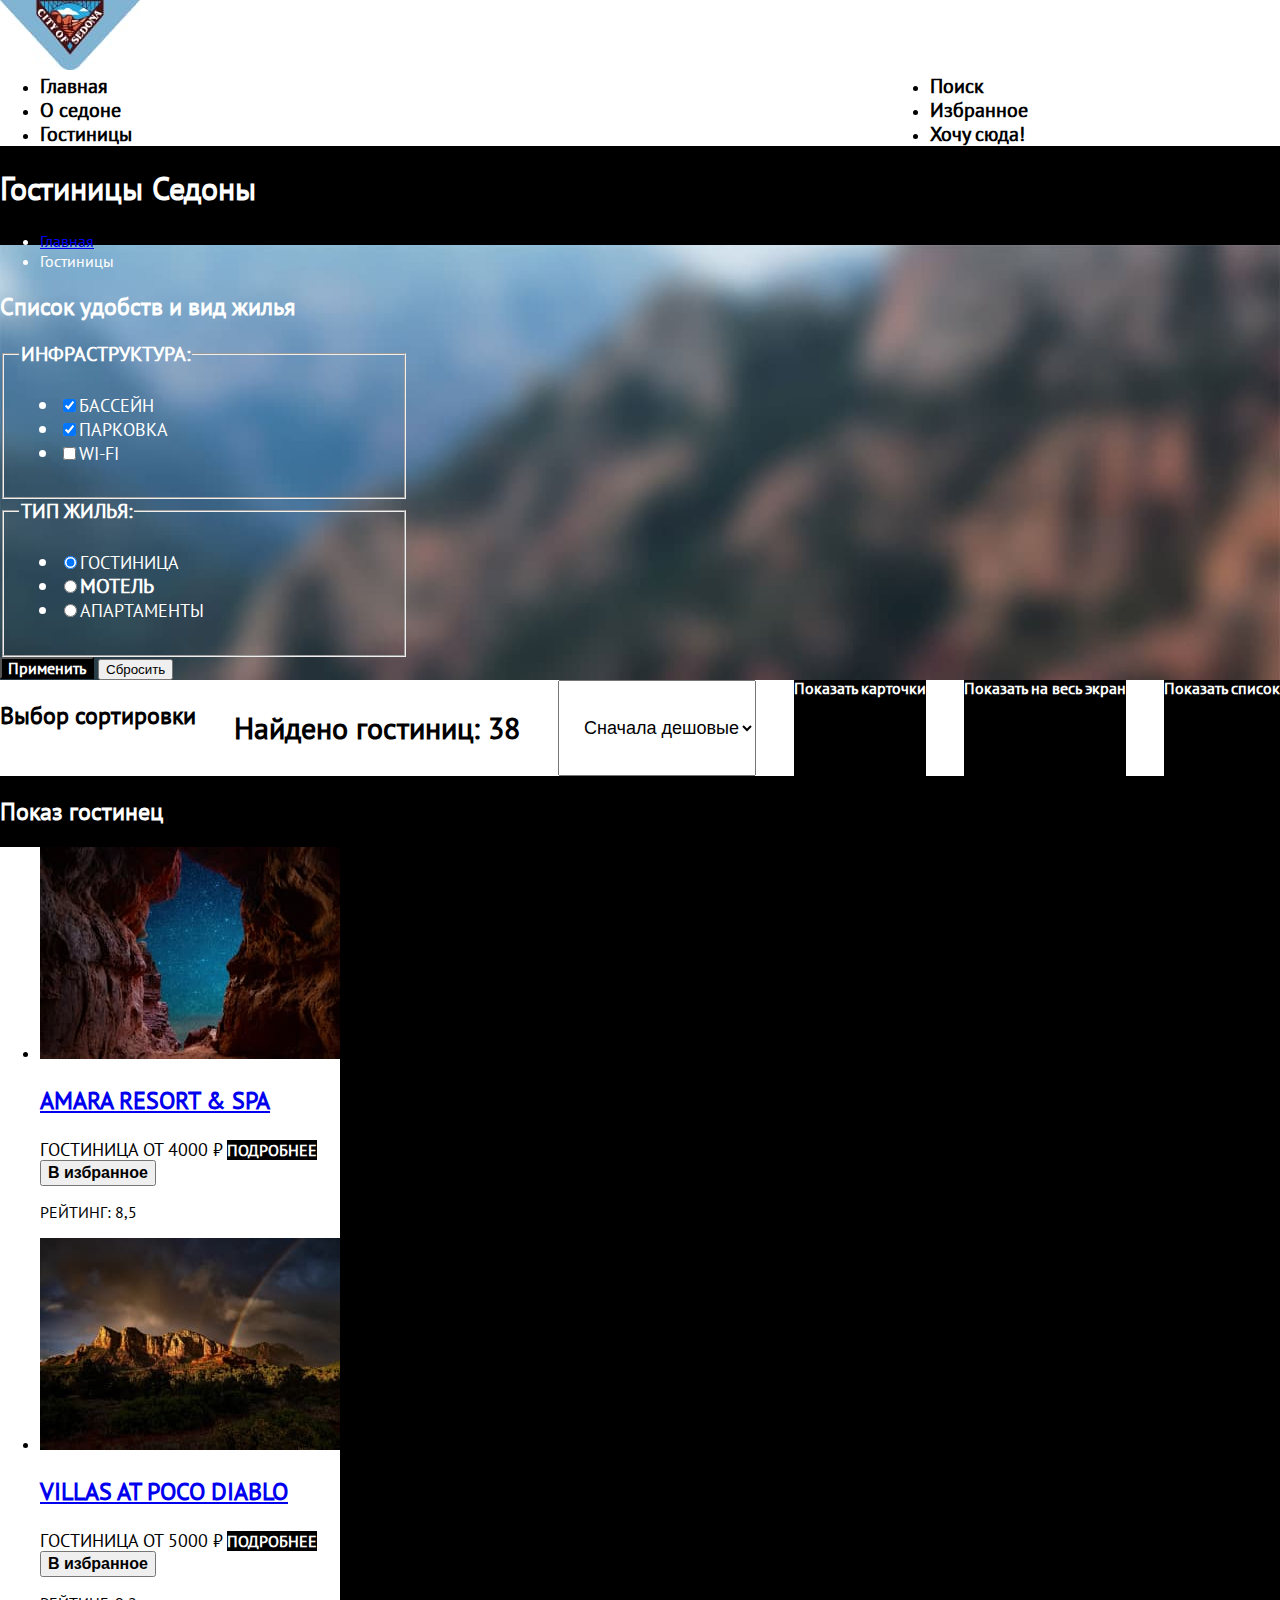
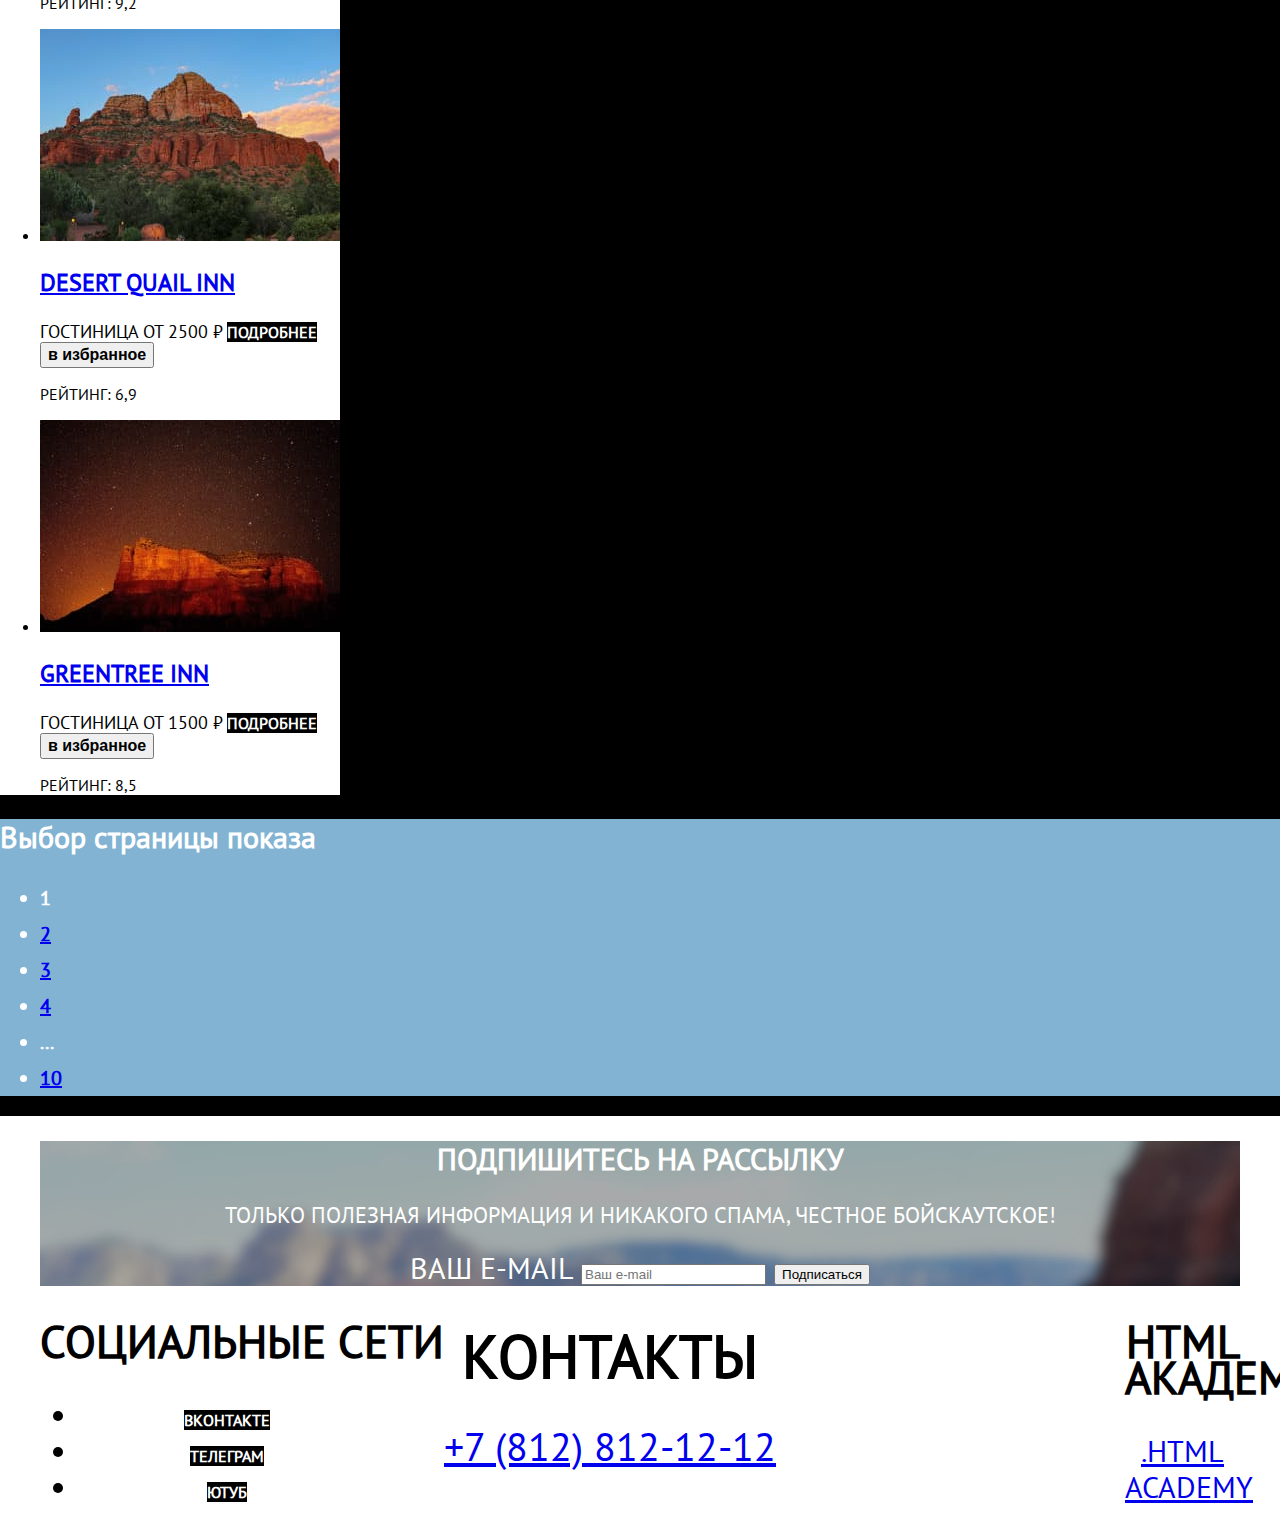
<file: 5/catalog.html>
<!DOCTYPE html>
<html lang="ru">

<head>
  <meta charset="utf-8" />
  <title>HTML Academy: Седона</title>
  <link rel="stylesheet" href="styles/styles.css" />
  <base href="https://htmlacademy-htmlcss.github.io/2146351-sedona-35/5/">
</head>

<body>
  <header class="page-header">
    <a class="header-item-image" href="index.html">
      <img class="header-logo" src="images/preview/logo.jpg" width="140" height="70" alt="Логотип Седоны." /></a>
    <nav class="navigation">
      <ul class="navigation-list">
        <li class="navigation-item">
          <a class="navigation-link" href="index.html">Главная</a>
        </li>
        <li class="navigation-item">
          <a class="navigation-link" href="#">О седоне</a>
        </li>
        <li class="navigation-item">
          <a class="navigation-link">Гостиницы</a>
        </li>
      </ul>
      <ul class="navigation-list navigation-user">
        <li class="navigation-item">
          <a class="navigation-link" href="#">
            <span class="visually-hidden">Поиск</span>
          </a>
        </li>
        <li class="navigation-item">
          <a class="navigation-link" href="#">
            <span class="visually-hidden">Избранное</span>
          </a>
        </li>
        <li class="navigation-item">
          <a class="navigation-link" href="#">Хочу сюда!</a>
        </li>
      </ul>
    </nav>
  </header>

  <main class="main-container main-inner">
    <div class="header-inner-wrapper">
      <div class="header-inner">
        <h1 class="inner-header-title">Гостиницы Седоны</h1>
        <ul class="inner-breadcrumbs">
          <li class="inner-breadcrumbs-item">
            <a class="inner-breadcrumbs-link" href="index.html">Главная</a>
          </li>
          <li class="inner-breadcrumbs-item">
            <a class="inner-breadcrumbs-link">Гостиницы</a>
          </li>
        </ul>
      </div>

      <section class="catalog">
        <h2 class="visually-hidden">Список удобств и вид жилья</h2>
        <form class="catalog-filter" action="https://echo.htmlacademy.ru/" method="get">
          <fieldset class="catalog-filter-grooup">
            <legend class="catalog-filter-title">Инфраструктура:</legend>
            <ul class="catalog-filter-list">
              <li class="catalog-filter-item">
                <label class="catalog-control">
                  <input class="catalog-control-input" type="checkbox" name="swimming pool" checked />Бассейн
                </label>
              </li>
              <li class="catalog-filter-item">
                <label class="catalog-control">
                  <input class="catalog-control-input" type="checkbox" name="parking" checked />Парковка
                </label>
              </li>
              <li class="catalog-filter-item">
                <label class="catalog-control">
                  <input class="catalog-control-input" type="checkbox" name="wi-fi" />Wi-Fi
                </label>
              </li>
            </ul>
          </fieldset>

          <fieldset class="catalog-filter-grooup">
            <legend class="catalog-filter-title">Тип жилья:</legend>
            <ul class="catalog-filter-list">
              <li class="catalog-filter-item">
                <label class="catalog-control">
                  <input class="catalog-control-input" type="radio" name="product-group" value="hotel" checked />Гостиница
                </label>
              </li>
              <li class="catalog-filter-item">
                <label class="catalog- control">
                  <input class="catalog-control-input" type="radio" name="product-group" value="motel" />Мотель
                </label>
              </li>
              <li class="catalog-filter-item">
                <label class="catalog-control">
                  <input class="catalog-control-input" type="radio" name="product-group" value="apartments" />Апартаменты
                </label>
              </li>
            </ul>
          </fieldset>
          <div class="catalog-right-column">
            <button class="button" type="submit">Применить</button>
            <button class="button-reset" type="reset">Сбросить</button>
          </div>
        </form>
      </section>
    </div>

    <section class="sorting">
      <h2 class="visually-hidden">Выбор сортировки</h2>
      <p class="select-amount">Найдено гостиниц: 38</p>
      <select class="select-control" aria-label="Сортировка">
        <option value="cheap">Сначала дешовые</option>
        <option value="popular">Сначала популярное</option>
        <option value="expensive">Сначала дорогие</option>
      </select>
      <a class="button" href="#"><span class="visually-hidden">Показать карточки</span></a
        >
        <a href="#" class="button button-light"
          ><span class="visually-hidden">Показать на весь экран</span></a
        >
        <a href="#" class="button button"
          ><span class="visually-hidden">Показать список</span></a
        >
      </section>

      <section class="display">
        <h2 class="visually-hidden">Показ гостинец</h2>
        <ul class="display-list">
          <li class="display-item">
            <a class="display-card-link" href="#">
              <img
                class="display-card-image"
                src="images/hotel/hotel-1.jpg"
                width="300"
                height="212"
                alt="Амара Резорт & Спа."
              />
              <h3 class="display-card-title">Amara Resort & Spa</h3>
            </a>
      <span class="display-name">Гостиница</span>
      <b class="display-price">От 4000 ₽</b>
      <a class="display-card-button button" href="#">подробнее</a>
      <button class="display-favorites">В избранное</button>
      <p class="display-rating">Рейтинг: 8,5</p>
      </li>
      <li class="display-item">
        <a class="display-card-link" href="#">
          <img class="display-card-image" src="images/hotel/hotel-2.jpg" width="300" height="212" alt="Виллы в Поко Диабло." />
          <h3 class="display-card-title">Villas at Poco Diablo</h3>
        </a>
        <span class="display-name">Гостиница</span>
        <b class="display-price">От 5000 ₽</b>
        <a class="display-card-button button" href="#">подробнее</a>
        <button class="display-favorites">В избранное</button>
        <p class="display-rating">Рейтинг: 9,2</p>
      </li>
      <li class="display-item">
        <a class="display-card-link" href="#">
          <img class="display-card-image" src="images/hotel/hotel-3.jpg " width="300" height="212" alt="Дезерт Куэйл Инн." />
          <h3 class="display-card-title">Desert Quail Inn</h3>
        </a>
        <span class="display-name">Гостиница</span>
        <b class="display-price">От 2500 ₽</b>
        <a class="display-card-button button" href="#">подробнее</a>
        <button class="display-favorites">в избранное</button>
        <p class="display-rating">Рейтинг: 6,9</p>
      </li>
      <li class="display-item">
        <a class="display-card-link" href="#">
          <img class="display-card-image" src="images/hotel/hotel-4.jpg" width="300" height="212" alt="Гринтри Инн." />
          <h3 class="display-card-title">GreenTree Inn</h3>
        </a>
        <span class="display-name">Гостиница</span>
        <b class="display-price">От 1500 ₽</b>
        <a class="display-card-button button" href="#">подробнее</a>
        <button class="display-favorites">в избранное</button>
        <p class="display-rating">Рейтинг: 8,5</p>
      </li>
      </ul>
    </section>

    <section class="pagination">
      <h2 class="visually-hidden">Выбор страницы показа</h2>
      <ul class="pagination-title">
        <li class="pagination-item">
          <a class="pagination-link pagination-current">1</a>
        </li>
        <li class="pagination-item">
          <a class="pagination-link" href="#">2</a>
        </li>
        <li class="pagination-item">
          <a class="pagination-link" href="#">3</a>
        </li>
        <li class="pagination-item">
          <a class="pagination-link" href="#">4</a>
        </li>
        <li class="pagination-item">
          <a class="pagination-link">...</a>
        </li>
        <li class="pagination-item">
          <a class="pagination-link" href="#">10</a>
        </li>
      </ul>
    </section>
  </main>

  <footer class="page-footer">
    <div class="container-footer">
      <section class="subscribe">
        <h2 class="subscribe-tite">Подпишитесь на рассылку</h2>
        <p class="subscribe-text">
          Только полезная информация и никакого спама, честное бойскаутское!
        </p>
        <form class="form" action="#" metod="post">
          <label for="subscribe-email">
            <span class="visually-hidden">Ваш e-mail</span>
          </label>
          <input class="field" placeholder="Ваш e-mail" type="email" name="subscribe-email" id="subscribe-email" required />
          <button class="subscribe-button" type="submit">Подписаться</button>
        </form>
      </section>
    </div>
    <div class="page-footer-container">
      <section class="social">
        <h2 class="visually-hidden">Социальные сети</h2>
        <ul class="social-list">
          <li class="social-item">
            <a class="button" href="https://vk.com/htmlacademy">
              <span class="visually-hidden">ВКонтакте</span>
            </a>
          </li>
          <li class="social-list-item">
            <a class="button" href="https://https://t.me/htmlacademy">
              <span class="visually-hidden">Телеграм</span>
            </a>
          </li>
          <li class="social-list-item">
            <a class="button" href="https://www.youtube.com/user/htmlacademyru">
              <span class="visually-hidden">Ютуб</span>
            </a>
          </li>
        </ul>
      </section>

      <section class="contact">
        <h2 class="visually-hidden">Контакты</h2>
        <a class="contact-phone" href="tel:88128121212">+7 (812) 812-12-12</a>
      </section>
      <section class="contact-about-text">
        <h2 class="visually-hidden">html академия</h2>
        <a class="htmlacademy-link" href="https://htmlacademy.ru/">.html academy</a>
      </section>

    </div>
  </footer>
</body>

</html>
</file>
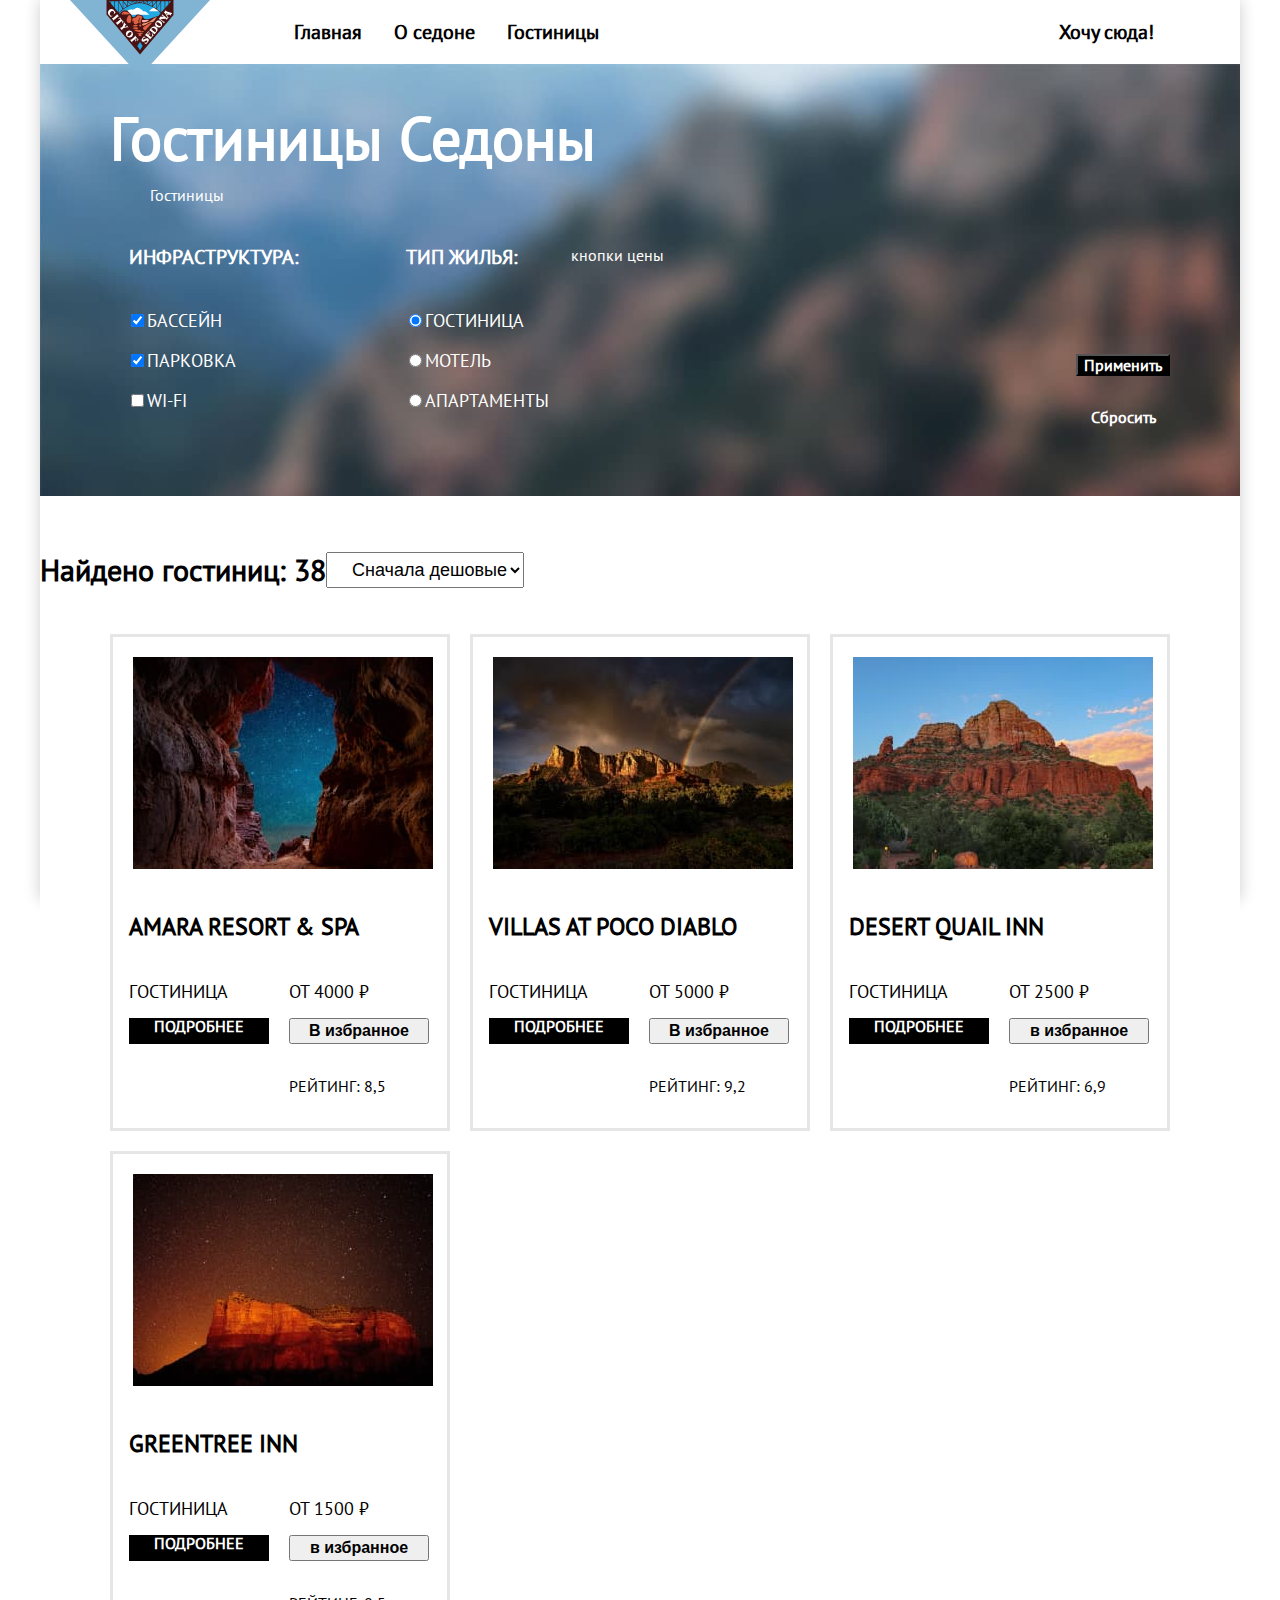
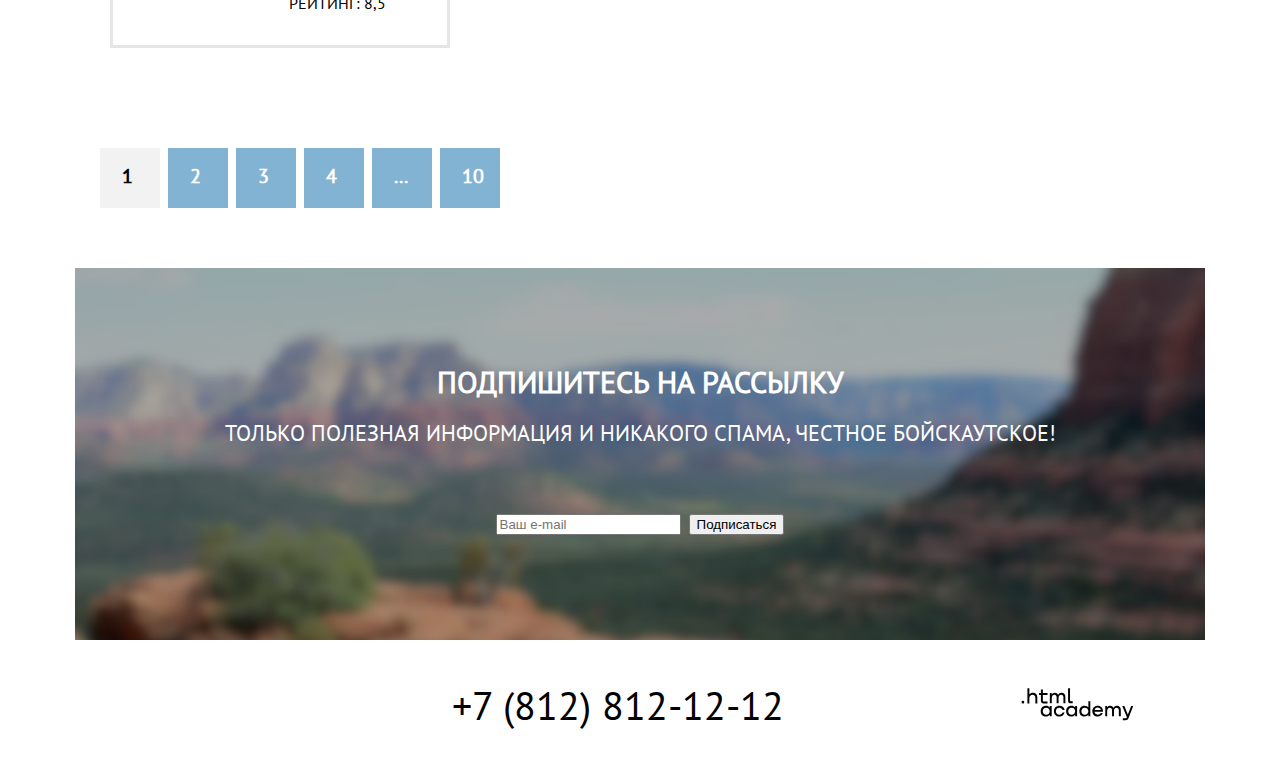
<file: 6/catalog.html>
<!DOCTYPE html>
<html lang="ru">

<head>
  <meta charset="utf-8" />
  <title>HTML Academy: Седона</title>
  <link rel="stylesheet" href="styles/styles.css" />
  <base href="https://htmlacademy-htmlcss.github.io/2146351-sedona-35/6/">
</head>

<body>
  <div class="page-container">
    <header class="page-header">
      <a class="header-item-image" href="index.html">
        <img class="header-logo" src="images/preview/logo.svg" width="140" height="70" alt="Логотип Седоны." /></a>
      <nav class="navigation">
        <ul class="navigation-list">
          <li class="navigation-item">
            <a class="navigation-link" href="index.html">Главная</a>
          </li>
          <li class="navigation-item">
            <a class="navigation-link" href="#">О седоне</a>
          </li>
          <li class="navigation-item">
            <a class="navigation-link">Гостиницы</a>
          </li>
        </ul>
        <ul class="navigation-list navigation-user">
          <li class="navigation-item">
            <a class="navigation-link" href="#">
              <span class="visually-hidden">Поиск</span>
            </a>
          </li>
          <li class="navigation-item">
            <a class="navigation-link" href="#">
              <span class="visually-hidden">Избранное</span>
            </a>
          </li>
          <li class="navigation-item">
            <a class="navigation-link" href="#">Хочу сюда!</a>
          </li>
        </ul>
      </nav>
    </header>

    <main class="main-container main-inner">
      <div class="header-inner-wrapper">
        <div class="header-inner">
          <h1 class="inner-header-title">Гостиницы Седоны</h1>
          <ul class="inner-breadcrumbs">
            <li class="breadcrumbs-item">
              <a class="breadcrumbs-link" href="index.html">
                <span class="visually-hidden">Главная</span>
              </a>
            </li>
            <li class="breadcrumbs-item">
              <a class="breadcrumbs-link">Гостиницы</a>
            </li>
          </ul>
        </div>

        <section class="catalog">
          <h2 class="visually-hidden">Список удобств и вид жилья</h2>
          <form class="catalog-filter" action="https://echo.htmlacademy.ru/" method="get">
            <fieldset class="catalog-filter-grooup">
              <legend class="catalog-filter-title">Инфраструктура:</legend>
              <ul class="catalog-filter-list">
                <li class="catalog-filter-item">
                  <label class="catalog-control">
                    <input class="catalog-control-input" type="checkbox" name="swimming-pool" checked />Бассейн
                  </label>
                </li>
                <li class="catalog-filter-item">
                  <label class="catalog-control">
                    <input class="catalog-control-input" type="checkbox" name="parking" checked />Парковка
                  </label>
                </li>
                <li class="catalog-filter-item">
                  <label class="catalog-control">
                    <input class="catalog-control-input" type="checkbox" name="wi-fi" />Wi-Fi
                  </label>
                </li>
              </ul>
            </fieldset>

            <fieldset class="catalog-filter-grooup">
              <legend class="catalog-filter-title">Тип жилья:</legend>
              <ul class="catalog-filter-list">
                <li class="catalog-filter-item">
                  <label class="catalog-control">
                    <input class="catalog-control-input" type="radio" name="product-group" value="hotel" checked />Гостиница
                  </label>
                </li>
                <li class="catalog-filter-item">
                  <label class="catalog-control">
                    <input class="catalog-control-input" type="radio" name="product-group" value="motel" />Мотель
                  </label>
                </li>
                <li class="catalog-filter-item">
                  <label class="catalog-control">
                    <input class="catalog-control-input" type="radio" name="product-group" value="apartments" />Апартаменты
                  </label>
                </li>
              </ul>
            </fieldset>
            <div>кнопки цены</div>
            <div class="catalog-right-column">
              <button class="button catalog-right-column-submit" type="submit">Применить</button>
              <button class="button button-reset" type="reset">Сбросить</button>
            </div>
          </form>
        </section>
      </div>

      <section class="sorting">
        <h2 class="visually-hidden">Выбор сортировки</h2>
        <div class="sorting-container">
          <p class="select-amount">Найдено гостиниц: 38</p>
          <select class="select-control" aria-label="Сортировка">
            <option value="cheap">Сначала дешовые</option>
            <option value="popular">Сначала популярное</option>
            <option value="expensive">Сначала дорогие</option>
          </select>
          <a class="button cards" href="#">
            <span class="visually-hidden">Показать карточки</span>
          </a>
          <a href="#" class="button light">
            <span class="visually-hidden">Показать на весь экран</span>
          </a>
          <a href="#" class="button list">
            <span class="visually-hidden">Показать список</span>
          </a>
        </div>
      </section>

      <section class="display">
        <h2 class="visually-hidden">Показ гостинец</h2>
        <ul class="display-list">
          <li class="display-item">
            <a class="display-card-link" href="#">
              <img class="display-card-image" src="images/hotel/hotel-1.jpg" width="300" height="212" alt="Амара Резорт & Спа." />
            </a>
            <div class="display-card-content">
              <h3 class="display-card-title">Amara Resort & Spa</h3>
              <span class="display-name">Гостиница</span>
              <b class="display-price">От 4000 ₽</b>
              <a class="display-card-button button" href="#">подробнее</a>
              <button class="display-favorites">В избранное</button>
              <div class="display-stars-rating"> </div>
              <p class="display-rating">Рейтинг: 8,5</p>
            </div>
          </li>
          <li class="display-item">
            <a class="display-card-link" href="#">
              <img class="display-card-image" src="images/hotel/hotel-2.jpg" width="300" height="212" alt="Виллы в Поко Диабло." />
            </a>
            <div class="display-card-content">
              <h3 class="display-card-title">Villas at Poco Diablo</h3>
              <span class="display-name">Гостиница</span>
              <b class="display-price">От 5000 ₽</b>
              <a class="display-card-button button" href="#">подробнее</a>
              <button class="display-favorites">В избранное</button>
              <div class="display-stars-rating"> </div>
              <p class="display-rating">Рейтинг: 9,2</p>
            </div>
          </li>
          <li class="display-item">
            <a class="display-card-link" href="#">
              <img class="display-card-image" src="images/hotel/hotel-3.jpg " width="300" height="212" alt="Дезерт Куэйл Инн." />
            </a>
            <div class="display-card-content">
              <h3 class="display-card-title">Desert Quail Inn</h3>
              <span class="display-name">Гостиница</span>
              <b class="display-price">От 2500 ₽</b>
              <a class="display-card-button button" href="#">подробнее</a>
              <button class="display-favorites">в избранное</button>
              <div class="display-stars-rating"> </div>
              <p class="display-rating">Рейтинг: 6,9</p>
            </div>
          </li>
          <li class="display-item">
            <a class="display-card-link" href="#">
              <img class="display-card-image" src="images/hotel/hotel-4.jpg" width="300" height="212" alt="Гринтри Инн." />
            </a>
            <div class="display-card-content">
              <h3 class="display-card-title">GreenTree Inn</h3>
              <span class="display-name">Гостиница</span>
              <b class="display-price">От 1500 ₽</b>
              <a class="display-card-button button" href="#">подробнее</a>
              <button class="display-favorites">в избранное</button>
              <div class="display-stars-rating"> </div>
              <p class="display-rating">Рейтинг: 8,5</p>
            </div>
          </li>
        </ul>
      </section>

      <section class="pagination">
        <h2 class="visually-hidden">Выбор страницы показа</h2>
        <ul class="pagination-title">
          <li class="pagination-item">
            <a class="pagination-link pagination-current">1</a>
          </li>
          <li class="pagination-item">
            <a class="pagination-link" href="#">2</a>
          </li>
          <li class="pagination-item">
            <a class="pagination-link" href="#">3</a>
          </li>
          <li class="pagination-item">
            <a class="pagination-link" href="#">4</a>
          </li>
          <li class="pagination-item">
            <a class="pagination-link">...</a>
          </li>
          <li class="pagination-item">
            <a class="pagination-link" href="#">10</a>
          </li>
        </ul>
      </section>
    </main>

    <footer class="page-footer">
      <section class="subscribe">
        <h2 class="subscribe-tite">Подпишитесь на рассылку</h2>
        <p class="subscribe-text">
          Только полезная информация и никакого спама, честное бойскаутское!
        </p>
        <form class="form" action="#" metod="post">
          <label for="subscribe-email">
            <span class="visually-hidden">Ваш e-mail</span>
          </label>
          <input class="field" placeholder="Ваш e-mail" type="email" name="subscribe-email" id="subscribe-email" required />
          <button class="subscribe-button" type="submit">Подписаться</button>
        </form>
      </section>
      <div class="page-footer-container">
        <section class="social">
          <h2 class="visually-hidden">Социальные сети</h2>
          <ul class="social-list">
            <li class="social-list-item">
              <a class="button" href="https://vk.com/htmlacademy">
                <span class="visually-hidden">ВКонтакте</span>
              </a>
            </li>
            <li class="social-list-item">
              <a class="button" href="https://https://t.me/htmlacademy">
                <span class="visually-hidden">Телеграм</span>
              </a>
            </li>
            <li class="social-list-item">
              <a class="button" href="https://www.youtube.com/user/htmlacademyru">
                <span class="visually-hidden">Ютуб</span>
              </a>
            </li>
          </ul>
        </section>

        <section class="contact">
          <h2 class="visually-hidden">Контакты</h2>
          <a class="contact-phone" href="tel:88128121212">+7 (812) 812-12-12</a>
        </section>
        <section class="contact-about-text">
          <h2 class="visually-hidden">html академия</h2>
          <a class="htmlacademy-link" href="https://htmlacademy.ru/">
            <img src="images/preview/akademia.svg" width="115" height="33" alt="Логотип html амадемии">
          </a>
        </section>
      </div>
    </footer>
  </div>
</body>

</html>
</file>
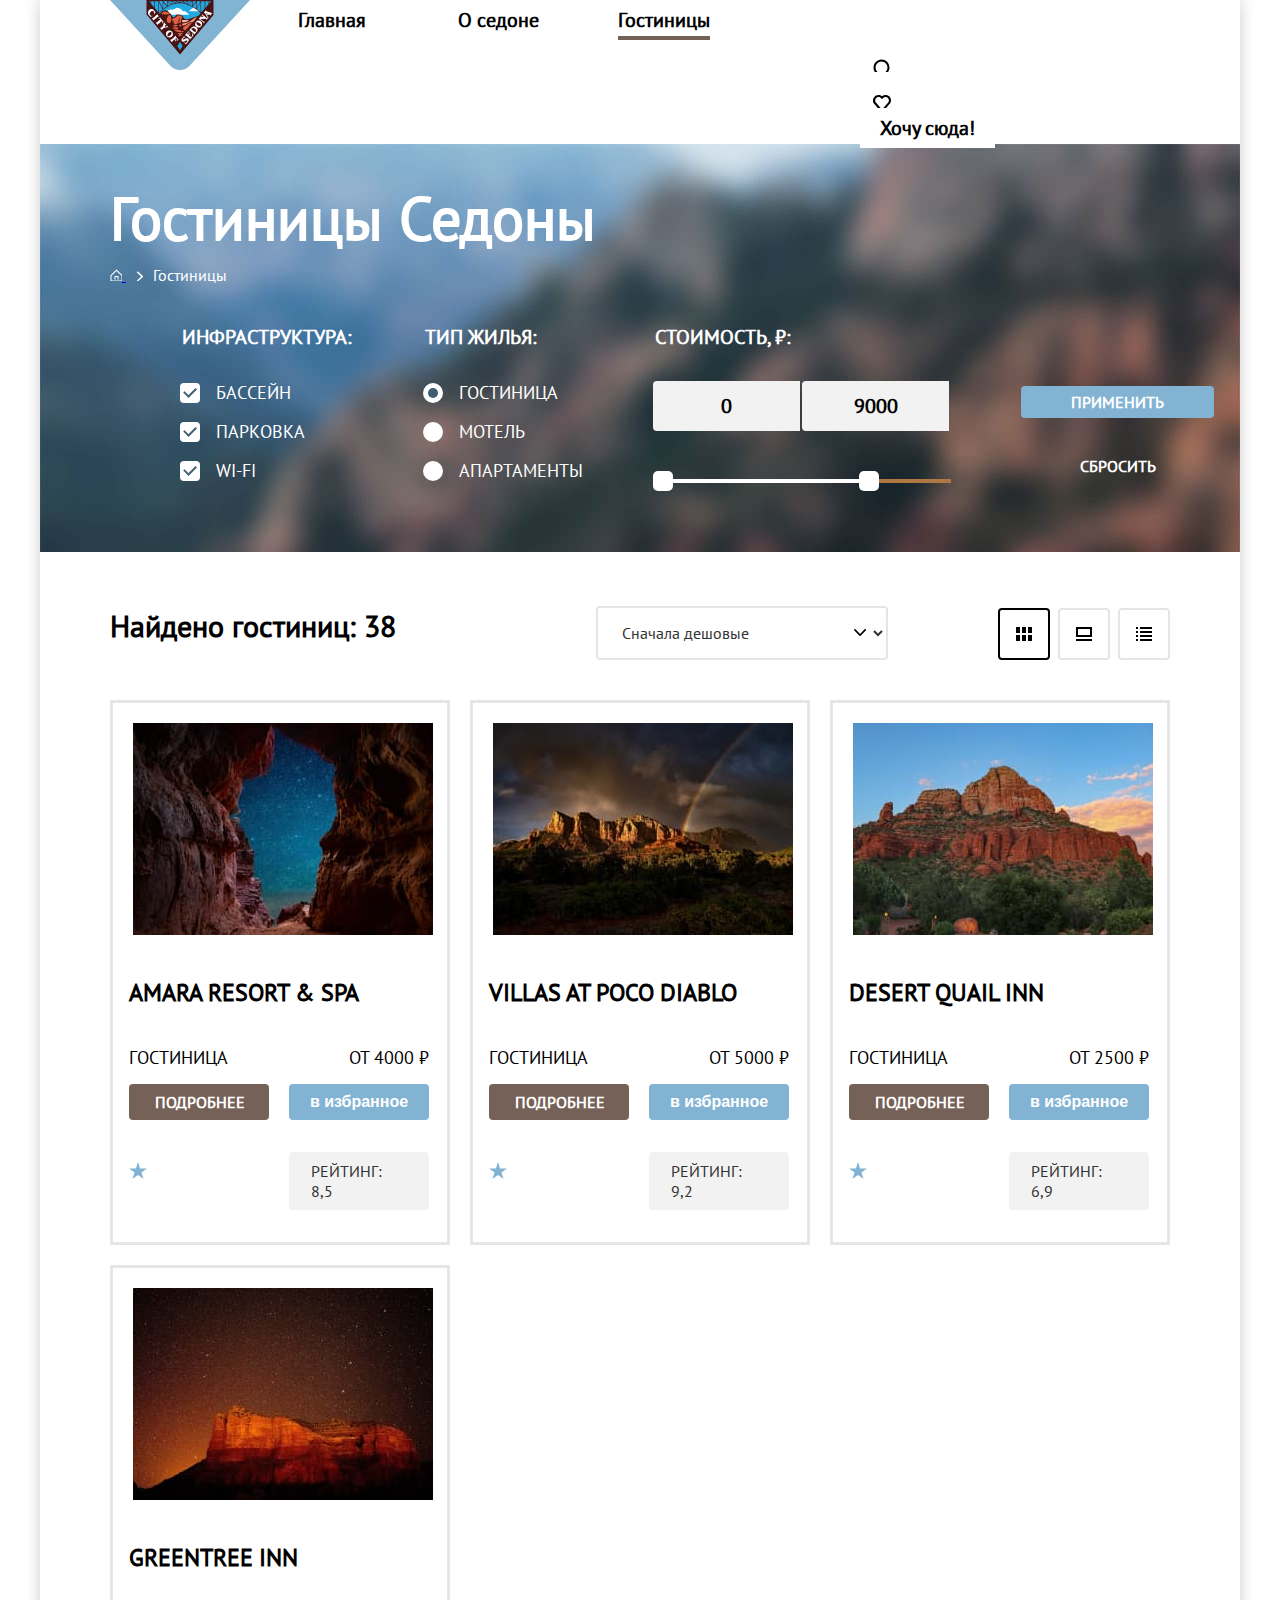
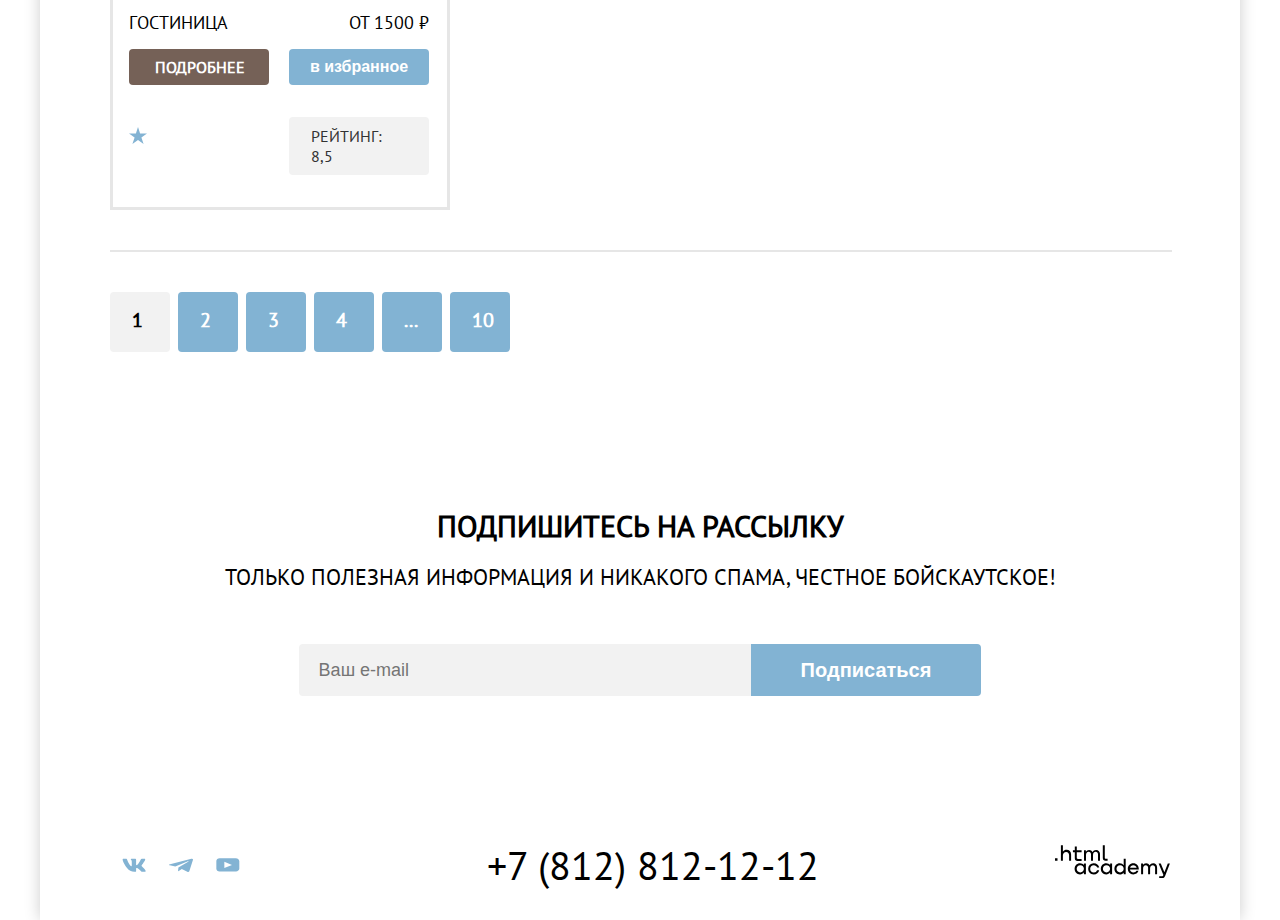
<file: 7/catalog.html>
<!DOCTYPE html>
<html lang="ru">

<head>
  <meta charset="utf-8" />
  <title>HTML Academy: Седона</title>
  <link rel="stylesheet" href="styles/styles.css" />
  <base href="https://htmlacademy-htmlcss.github.io/2146351-sedona-35/7/">
</head>

<body>
  <div class="page-container">
    <header class="page-header">
      <a class="header-item-image" href="index.html">
        <img class="header-logo" src="images/preview/logo.svg" width="140" height="70" alt="Логотип Седоны." /></a>
      <nav class="navigation">
        <ul class="navigation-list">
          <li class="navigation-item">
            <a class="navigation-link" href="index.html">Главная</a>
          </li>
          <li class="navigation-item">
            <a class="navigation-link" href="#">О седоне</a>
          </li>
          <li class="navigation-item">
            <a class="navigation-link navigation-link-current">Гостиницы</a>
          </li>
        </ul>
        <ul class="navigation-list navigation-user">
          <li class="navigation-item">
            <a class="navigation-link" href="#">
              <svg class="navigation-icon" aria-hidden="true" focusable="false" width="20"
              height="20" viewBox="0 0 20 20" fill="none" xmlns="http://www.w3.org/2000/svg">
              <path d="m18.5 17-3.7-3.67c1-1.3 1.7-2.98 1.7-4.87A8 8 0 0 0 8.5.5C4.1.5.5 4.18.5
              8.56a8 8 0 0 0 12.9 6.26l3.7 3.68 1.4-1.5Zm-10-2.48a6 6 0 0 1-6-5.96 6 6 0 0 1 12
              0 6 6 0 0 1-6 5.96Z" fill="#000"/>
              </svg>
              <span class="visually-hidden">Поиск</span>
            </a>
          </li>
          <li class="navigation-item">
            <a class="navigation-link" href="#">
              <svg class="navigation-icon" aria-hidden="true" focusable="false" width="18"
               height="17" fill="none" xmlns="http://www.w3.org/2000/svg">
                <path d="M8.9 17a.9.9 0 0 1-.8-.4c-5.4-6.1-6.7-7.5-7-7.9A5.4 5.4 0
                0 1 5.5 0C6.8 0 8 .5 9 1.3a5.46 5.46 0 0 1 9 4.1c0 1.3-.5 2.5-1.3 3.4l-7
                7.9c-.2.2-.4.3-.8.3Zm-6-9.5c.3.4 3.5 4 6.1 6.9l6.2-7c.5-.5.7-1.2.7-2
                0-1.8-1.5-3.3-3.3-3.3-1 0-2 .5-2.7 1.3-.3.3-.6.4-.9.4-.3
                0-.6-.2-.8-.4-.7-.8-1.7-1.3-2.7-1.3-1.8 0-3.3 1.5-3.3 3.3-.1.9.3 1.6.7
                2.1-.1 0-.1 0 0 0Z" fill="#000"/>
              </svg>
              <span class="visually-hidden">Избранное</span>
            </a>
          </li>
          <li class="navigation-item">
            <a class="navigation-link avigation-link-button" href="#">Хочу сюда!</a>
            </li>
          </ul>
        </nav>
      </header>

      <main class="main-container main-inner">
        <div class="header-inner-wrapper">
          <div class="header-inner">
            <h1 class="inner-header-title">Гостиницы Седоны</h1>
            <ul class="inner-breadcrumbs">
              <li class="breadcrumbs-item">
                <a class="breadcrumbs-link" href="index.html">
                  <svg aria-hidden="true" focusable="false" width="12" height="12"
                   viewBox="0 0 12 12" fill="none" xmlns="http://www.w3.org/2000/svg">
                    <path d="m6.5.5-6 5.8v6.2h12V6.3L6.5.5Zm5 11h-10V6.7l5-4.8 5 4.8v4.8Z" fill="#fff"/>
                    <path d="M4.5 10.5h1V8h2v2.5h1V7h-4v3.5Z" fill="#fff"/>
                  </svg>
                  <svg class="breadcrumbs-link-icon" aria-hidden="true" focusable="false"
                    width="7" height="10" viewBox="0 0 7 10" fill="none" xmlns="http://www.w3.org/2000/svg">
                    <path d="M6.92 4.97 2.17.72c-.25-.25-.75-.25-1.13 0-.37.25-.25.75 0
                     1l4.13 3.75-4 3.75a.76.76 0 0 0 0 1c0 .12.37.25.5.25.12 0
                     .37-.13.5-.25l4.75-4.25a.59.59 0 0 0 0-1Z" fill="#fff"/>
                  </svg>
                  <span class="visually-hidden">Главная</span>
                </a>
          </li>
          <li class="breadcrumbs-item">
            <a class="breadcrumbs-link">Гостиницы</a>
          </li>
        </ul>
  </div>

  <section class="catalog">
    <h2 class="visually-hidden">Список удобств и вид жилья</h2>
    <form class="catalog-filter" action="https://echo.htmlacademy.ru/" method="get">
      <fieldset class="catalog-filter-group">
        <legend class="catalog-filter-title">Инфраструктура:</legend>
        <ul class="catalog-filter-list">
          <li class="catalog-filter-item">
            <label class="catalog-control">
              <input class="visually-hidden catalog-control-input" type="checkbox"
              name="swimming-pool" checked/>
              <span class="control-mark"></span>
              <span class="control-label">Бассейн</span>
            </label>
          </li>
          <li class="catalog-filter-item">
            <label class="catalog-control">
              <input class="visually-hidden catalog-control-input" type="checkbox"
              name="parking" checked/>
              <span class="control-mark"></span>
              <span class="control-label">Парковка</span>
            </label>
          </li>
          <li class="catalog-filter-item">
            <label class="catalog-control">
              <input class="visually-hidden catalog-control-input" type="checkbox"
              name="wi-fi" checked/>
              <span class="control-mark"></span>
              <span class="control-label">Wi-Fi</span>
            </label>
          </li>
        </ul>
      </fieldset>

      <fieldset class="catalog-filter-group">
        <legend class="catalog-filter-title">Тип жилья:</legend>
        <ul class="catalog-filter-list">
          <li class="catalog-filter-item">
            <label class="catalog-control">
              <input class="visually-hidden catalog-control-input" type="radio" name="product-group" value="hotel"
              checked />
              <span class="control-mark"></span>
              <span class="control-label">Гостиница</span>
            </label>
          </li>
          <li class="catalog-filter-item">
            <label class="catalog-control">
              <input class="visually-hidden catalog-control-input" type="radio" name="product-group"
              value="motel"/>
              <span class="control-mark"></span>
              <span class="control-label">Мотель</span>
            </label>
          </li>
          <li class="catalog-filter-item">
            <label class="catalog-control">
              <input class="visually-hidden catalog-control-input" type="radio" name="product-group"
              value="apartments" />
              <span class="control-mark"></span>
              <span class="control-label">Апартаменты</span>
            </label>
          </li>
        </ul>
      </fieldset>
      <fieldset class="catalog-filter-group">
              <legend class="catalog-filter-title">Стоимость, ₽:</legend>
              <div class="range">
                <div class="range-wrapper-inputs">
                  <label class="catalog-filter-label">
                     <input class="range-input" type="number" value="0" name="min-price">
                  </label>
                  <label class="catalog-filter-label">
                     <input class="range-input" type="number" value="9000" name="max-price">
                  </label>
                </div>
              </div>
              <div class="range-scale">
                  <div class="range-bar" style="left: 0; width: 226px">
                    <button class="range-toggle toggle-min">
                      <span class="visually-hidden">Изменить минимальную цену.</span>
                    </button>
                    <button class="range-toggle toggle-max">
                      <span class="visually-hidden">Изменить максимальную цену.</span>
                    </button>
                  </div>
                </div>
                  </fieldset>
      <div class="catalog-right-column">
        <button class="button catalog-right-column-submit" type="submit">Применить</button>
        <button class="button button-reset" type="reset">Сбросить</button>
      </div>
    </form>
  </section>
  </div>

  <div class="sorting-containet-list">
    <section class="sorting">
      <h2 class="visually-hidden">Выбор сортировки</h2>
      <p class="select-amount">Найдено гостиниц: 38</p>
      <div class="sorting-container sorting-type">
        <select class="select-control" aria-label="Сортировка">
          <option value="cheap">Сначала дешовые</option>
          <option value="popular">Сначала популярное</option>
          <option value="expensive">Сначала дорогие</option>
        </select>
      </div>
      <a class="card-grid-toggle card-grid-toggle-current" href="#">
        <svg aria-hidden="true" focusable="false" width="16" height="14" viewBox="0 0 16 14"
        fill="none" xmlns="http://www.w3.org/2000/svg">
          <path d="M4 0H0v6h4V0ZM16 0h-4v6h4V0ZM10 0H6v6h4V0ZM4 8H0v6h4V8ZM16
          8h-4v6h4V8ZM10 8H6v6h4V8Z" fill="#000"/>
        </svg>
        <span class="visually-hidden">Показать карточки</span>
      </a>
      <a href="#" class="card-grid-toggle">
        <svg aria-hidden="true" focusable="false" width="16" height="14" viewBox="0 0 16 14"
        fill="none" xmlns="http://www.w3.org/2000/svg">
          <path d="M16 12H0v2h16v-2ZM14 2v6H2V2h12Zm2-2H0v10h16V0Z" fill="#000"/>
        </svg>
        <span class="visually-hidden">Показать на весь экран</span>
      </a>
      <a href="#" class="card-grid-toggle">
        <svg aria-hidden="true" focusable="false" width="16" height="14" viewBox="0 0 16 14"
        fill="none" xmlns="http://www.w3.org/2000/svg">
          <path d="M2 0H0v2h2V0ZM16 0H4v2h12V0ZM2 4H0v2h2V4ZM16 4H4v2h12V4ZM2 8H0v2h2V8ZM16
            8H4v2h12V8ZM2 12H0v2h2v-2ZM16 12H4v2h12v-2Z" fill="#000"/>
        </svg>
        <span class="visually-hidden">Показать список</span>
      </a>
    </section>

    <section class="display">
      <h2 class="visually-hidden">Показ гостинец</h2>
      <ul class="display-list">
        <li class="display-item">
          <a class="display-card-link" href="#">
            <img class="display-card-image" src="images/hotel/hotel-1.jpg" width="300" height="212"
             alt="Амара Резорт & Спа"/>
          </a>
          <div class="display-card-content">
            <h3 class="display-card-title">Amara Resort & Spa</h3>
            <span class="display-name">Гостиница</span>
            <b class="display-price">От 4000 ₽</b>
            <a class="display-card-button" href="#">подробнее</a>
            <button class="display-favorites">в избранное</button>
            <div class="display-stars-rating">
              <svg aria-hidden="true" focusable="false" width="18" height="17" viewBox="0 0 18 17"
              fill="none" xmlns="http://www.w3.org/2000/svg">
                <path d="m9 0 2.1 6.5H18l-5.6 4 2.2 6.5L9 13l-5.6 4 2.2-6.5-5.6-4h6.9L9 0Z"
                fill="#83B3D3"/>
              </svg>
            </div>
            <p class="display-rating">Рейтинг: 8,5</p>
          </div>
        </li>
        <li class="display-item">
          <a class="display-card-link" href="#">
            <img class="display-card-image" src="images/hotel/hotel-2.jpg" width="300" height="212"
             alt="Виллы в Поко Диабло"/>
          </a>
          <div class="display-card-content">
            <h3 class="display-card-title">Villas at Poco Diablo</h3>
            <span class="display-name">Гостиница</span>
            <b class="display-price">От 5000 ₽</b>
            <a class="display-card-button" href="#">подробнее</a>
            <button class="display-favorites">в избранное</button>
            <div class="display-stars-rating">
              <svg aria-hidden="true" focusable="false" width="18" height="17" viewBox="0 0 18 17"
              fill="none" xmlns="http://www.w3.org/2000/svg">
                <path d="m9 0 2.1 6.5H18l-5.6 4 2.2 6.5L9 13l-5.6 4 2.2-6.5-5.6-4h6.9L9 0Z"
                fill="#83B3D3"/>
              </svg>
            </div>
            <p class="display-rating">Рейтинг: 9,2</p>
          </div>
        </li>
        <li class="display-item">
          <a class="display-card-link" href="#">
            <img class="display-card-image" src="images/hotel/hotel-3.jpg " width="300" height="212"
            alt="Дезерт Куэйл Инн."/>
          </a>
          <div class="display-card-content">
            <h3 class="display-card-title">Desert Quail Inn</h3>
            <span class="display-name">Гостиница</span>
            <b class="display-price">От 2500 ₽</b>
            <a class="display-card-button" href="#">подробнее</a>
            <button class="display-favorites">в избранное</button>
            <div class="display-stars-rating">
              <svg aria-hidden="true" focusable="false" width="18" height="17" viewBox="0 0 18 17"
              fill="none" xmlns="http://www.w3.org/2000/svg">
                <path d="m9 0 2.1 6.5H18l-5.6 4 2.2 6.5L9 13l-5.6 4 2.2-6.5-5.6-4h6.9L9 0Z"
                fill="#83B3D3"/>
              </svg>
            </div>
            <p class="display-rating">Рейтинг: 6,9</p>
          </div>
        </li>
        <li class="display-item">
          <a class="display-card-link" href="#">
            <img class="display-card-image" src="images/hotel/hotel-4.jpg" width="300" height="212" alt="Гринтри Инн." />
          </a>
          <div class="display-card-content">
            <h3 class="display-card-title">GreenTree Inn</h3>
            <span class="display-name">Гостиница</span>
            <b class="display-price">От 1500 ₽</b>
            <a class="display-card-button" href="#">подробнее</a>
            <button class="display-favorites">в избранное</button>
            <div class="display-stars-rating">
              <svg aria-hidden="true" focusable="false" width="18" height="17" viewBox="0 0 18 17"
              fill="none" xmlns="http://www.w3.org/2000/svg">
                <path d="m9 0 2.1 6.5H18l-5.6 4 2.2 6.5L9 13l-5.6 4 2.2-6.5-5.6-4h6.9L9 0Z"
                fill="#83B3D3"/>
              </svg>
            </div>
            <p class="display-rating">Рейтинг: 8,5</p>
          </div>
        </li>
      </ul>
    </section>

    <span class="display-item-devider"></span>

    <section class="pagination">
      <h2 class="visually-hidden">Выбор страницы показа</h2>
      <ul class="pagination-title">
        <li class="pagination-item">
          <a class="pagination-link pagination-current">1</a>
        </li>
        <li class="pagination-item">
          <a class="pagination-link" href="#">2</a>
        </li>
        <li class="pagination-item">
          <a class="pagination-link" href="#">3</a>
        </li>
        <li class="pagination-item">
          <a class="pagination-link" href="#">4</a>
        </li>
        <li class="pagination-item">
          <a class="pagination-link">...</a>
        </li>
        <li class="pagination-item">
          <a class="pagination-link" href="#">10</a>
        </li>
      </ul>
    </section>
  </div>
  </main>

  <footer class="page-footer">
    <section class="subscribe-container">
      <h2 class="subscribe-tite">Подпишитесь на рассылку</h2>
      <p class="subscribe-text">
        Только полезная информация и никакого спама, честное бойскаутское!
      </p>
      <form class="form" action="#" metod="post">
        <label for="subscribe-email">
          <span class="visually-hidden">Ваш e-mail</span>
        </label>
        <input class="field" placeholder="Ваш e-mail" type="email" name="subscribe-email" id="subscribe-email" required />
        <button class="subscribe-button" type="submit">Подписаться</button>
      </form>
    </section>
    <div class="page-footer-container">
      <section class="social">
        <h2 class="visually-hidden">Социальные сети</h2>
        <ul class="social-list">
          <li class="social-list-item">
            <a class="social-link social-vk" href="https://vk.com/htmlacademy">
              <span class="visually-hidden">ВКонтакте</span>
            </a>
          </li>
          <li class="social-list-item">
            <a class="social-link social-tg" href="https://https://t.me/htmlacademy">
              <span class="visually-hidden">Телеграм</span>
            </a>
          </li>
          <li class="social-list-item">
            <a class="social-link social-youtube" href="https://www.youtube.com/user/htmlacademyru">
              <span class="visually-hidden">Ютуб</span>
            </a>
          </li>
        </ul>
      </section>

      <section class="contact">
        <h2 class="visually-hidden">Контакты</h2>
        <a class="contact-phone" href="tel:88128121212">+7 (812) 812-12-12</a>
          </section>
          <section class="contact-about-text">
            <h2 class="visually-hidden">html академия</h2>
            <a class="htmlacademy-link" href="https://htmlacademy.ru/">
              <svg aria-hidden="true" focusable="false" width="115" height="33" viewBox="0 0 115 33"
                fill="none" xmlns="http://www.w3.org/2000/svg">
                <path d="M0 13.26v2.6h2.5v-2.6H0ZM11.6 4.86c-1.6 0-2.8.7-3.6
              1.7h-.1V.36h-2v15.5h2v-5.3c0-2.1 1.3-3.6 3.3-3.6 1.8 0 2.9 1.4 2.9
              3.2v5.7h2v-6.1c.1-3-1.8-4.9-4.5-4.9ZM26.6 5.16h-4.8v-3.7h-2v3.8h-1.9v2h1.9v6c0 1.7
              1 2.7 2.7 2.7h4.1v-2h-3.7c-.7 0-1.1-.4-1.1-1.1v-5.7h4.8v-2ZM41.1 4.96c-1.6
              0-2.9.8-3.5 2.1h-.1c-.6-1.2-1.8-2.1-3.4-2.1-1.4 0-2.5.8-3.1 1.8h-.1v-1.6H29v10.6h2v-5.4c0-2
              1-3.5 2.6-3.5 1.5 0 2.4 1 2.4 2.6v6.3h2v-5.6c0-2.4 1.4-3.3 2.6-3.3 1.5 0 2.4 1 2.4
              2.6v6.3h2v-6.5c.1-2.5-1.4-4.3-3.9-4.3ZM47.8 13.06c0 1.7 1 2.7 2.8 2.7h2v-2h-1.7c-.7
              0-1.1-.4-1.1-1.1V.36h-2v12.7ZM28.9 20.06c-.9-1.1-2.2-1.8-3.9-1.8-3.1 0-5.4 2.3-5.4
              5.6s2.3 5.6 5.4 5.6c1.8 0 3-.8 3.8-1.9h.1v1.6h2v-10.6h-2v1.5Zm-3.6 7.4c-2.2
              0-3.6-1.6-3.6-3.6s1.4-3.6 3.6-3.6 3.6 1.6 3.6 3.6c0 1.9-1.4 3.6-3.6 3.6ZM44.2
              22.36c-.5-2.4-2.6-4.1-5.4-4.1a5.4 5.4 0 0 0-5.6 5.6c0 3.1 2.2 5.6 5.6 5.6 2.8 0
              4.9-1.8 5.4-4.2h-2.1a3.4 3.4 0 0 1-3.3 2.3c-2.2 0-3.6-1.6-3.6-3.6s1.4-3.6 3.6-3.6c1.6 0
              2.8 1 3.3 2.2h2.1v-.2ZM55.1 20.06c-.9-1.1-2.2-1.8-3.9-1.8-3.1 0-5.4 2.3-5.4 5.6s2.3 5.6
              5.4 5.6c1.8 0 3-.8 3.8-1.9h.1v1.6h2v-10.6h-2v1.5Zm-3.6 7.4c-2.2 0-3.6-1.6-3.6-3.6s1.4-3.6
              3.6-3.6 3.6 1.6 3.6 3.6c0 1.9-1.5 3.6-3.6 3.6ZM68.7 20.16c-.9-1.1-2.2-1.9-3.9-1.9-3.1
              0-5.4 2.3-5.4 5.6s2.2 5.6 5.4 5.6c1.7 0 3-.8 3.8-1.8h.1v1.5h2v-15.4h-2v6.4Zm-3.6 7.3c-2.2
              0-3.6-1.6-3.6-3.6s1.4-3.6 3.6-3.6 3.6 1.6 3.6 3.6c-.1 2-1.5 3.6-3.6 3.6ZM78.3 18.26c-3.3
              0-5.5 2.5-5.5 5.6 0 3 2.1 5.6 5.5 5.6 2.5 0 4.5-1.3 5.2-3.6h-2.1c-.5 1-1.6 1.6-3 1.6-1.9
              0-3.3-1.3-3.4-2.9h8.8c.2-3.6-2-6.3-5.5-6.3Zm0 1.9c1.7 0 3 1 3.3 2.6h-6.5c.3-1.5 1.5-2.6
              3.2-2.6ZM98.2 18.26c-1.6 0-2.9.8-3.6 2h-.1c-.6-1.2-1.8-2-3.4-2-1.4 0-2.5.7-3.1
              1.8v-1.5h-1.9v10.6h2v-5.4c0-2 1-3.4 2.6-3.5 1.5 0 2.4 1 2.4 2.6v6.3h2v-5.6c0-2.4 1.4-3.3
              2.6-3.3 1.5 0 2.4 1 2.4 2.6v6.3h2v-6.5c.1-2.6-1.4-4.4-3.9-4.4ZM109.4 27.36l-3.6-8.9h-2.2l4.8
              11.6c-.3.9-.7 1.2-1.7 1.2h-2.5v2h2.5c1.8 0 2.8-.8 3.5-2.6l4.7-12.2h-2.1l-3.4 8.9Z"
               fill="#000"/>
              </svg>
            </a>
      </section>
    </div>
  </footer>
  </div>
</body>

</html>
</file>
<file: styles/styles.css>
@font-face {
  font-family: "PT Sans";
  font-style: normal;
  font-weight: 400;
  src: url("../fonts/ptsans-400.woff2") format("woff2");
  font-display: swap;
}
@font-face {
  font-family: "PT Sans";
  font-style: normal;
  font-weight: 700;
  src: format("../fonts/ptsans-700.woff2") format("woff2");
  font-display: swap;
}
html {
  height: 100%;
}
body {
  margin: 0;
  display: flex;
  flex-direction: column;
  height: auto;
  font-family: "PT Sans", sans-serif;
  color: #000000;
  background-color: #ffffff;
}
.visually-hidden {
  position: absolute;
  width: 1px;
  height: 1px;
  margin: -1px;
  padding: 0;
  border: 0;
  clip: rect(0 0 0 0);
  overflow: hidden;
}

.button {
  display: inline-block;
  box-sizing: border-box;
  font-family: inherit;
  font-size: 16px;
  line-height: 16px;
  font-weight: 700;
  text-align: center;
  color: #ffffff;
  background-color: #000000;
  text-decoration: none;
  border: none;
  text-transform: uppercase;
  cursor: pointer;
}

.page-header {
  display: flex;
  margin: 0;
  padding: 0;
  position: relative;
  color: #000000;
  background-color: #ffffff;
}

.header-item-image {
  position: absolute;
  top: 0;
  left: 70px;
}

.navigation {
  display: flex;
  flex-wrap: wrap;
  padding-left: 238px;
  padding-right: 70px;
  margin-left: auto;
  width: 100%;
}

.navigation-list {
  display: flex;
  flex-wrap: wrap;
  width: 600px;
  margin: 0;
  padding: 0;
  list-style-type: none;
}

.navigation-user {
  max-width: 310px;
  margin-left: auto;
}

.navigation-list.navigation-user {
  min-width: 44px;
  min-height: 64px;
}

.navigation-item {
  display: flex;
  justify-content: space-between;
  width: 160px;
  height: 36px;
  margin: 0;
}

.navigation-link {
  position: absolute;
  margin: 0;
  padding: 8px 20px;
  font-size: 20px;
  line-height: 24px;
  font-weight: 700;
  text-align: center;
  color: #000000;
  background-color: #ffffff;
  text-decoration: none;
}

.navigation-link:active {
 border: 2px solid #756257;
}

.navigation-link-current::before {
  position: absolute;
  right: 20px;
  bottom: 0;
  left: 20px;
  height: 0;
  border: 2px solid #756257;
  background-color: #756257;
  content: "";
}

.navigation-link-button {
  outline: 5px solid #ffffff;
}

.navigation-icon {
  position: absolute;
  top: 0;
  right: 0;
  bottom: 0;
  left: 0;
  margin: 23px 13px;
  fill: #000000;
}

.navigation-link:focus.navigation-icon {
   fill: #dbdbdb;
}

.main-container {
  flex-grow: 1;
}

.page-container {
  display: flex;
  flex-direction: column;
  width: 1200px;
  margin: 0 auto;
  min-height: 100%;
  box-shadow: 0 0 15px rgba(0, 0, 0, 0.2);
}
.main-index {
  color: #ffffff;
  text-transform: uppercase;
}
.logo-welcome-wrapper {
  background-image: url("../images/background/bg-3.svg"),
    url("../images/preview/holma.jpg");
  background-position: bottom, center;
  background-size: 100% auto;
  background-repeat: no-repeat;
  background-color: #000000;
}

.logo-welcome {
  display: block;
  margin: 0 auto;
  padding: 51px 371px 82px 371px;
}

.index-text {
  margin: 0;
  padding: 0;
  padding-top: 96px;
  padding-bottom: 90px;
}

.index-title {
  color: #000000;
  background-color: #ffffff;
  font-weight: 700;
  font-size: 30px;
  line-height: 36px;
  text-align: center;
  margin: 0;
  padding-bottom: 25px;
}

.index-item-description {
  color: #000000;
  background-color: #ffffff;
  font-weight: 400;
  font-size: 22px;
  line-height: 26px;
  text-align: center;
  margin: 0;
}

.advantages {
  text-align: center;
  text-transform: uppercase;
}

.advantages-item-title {
  font-weight: 700;
  font-size: 24px;
  line-height: 28px;
  text-align: center;
  margin: 0;
  margin-bottom: 30px;
}

.advantages-item-devider-white {
  width: 60px;
  height: 2px;
  background-color: rgba(255, 255, 255, 0.3);
  margin-bottom: 30px;
}

.advantages-item-devider-grey {
  width: 60px;
  height: 2px;
  background-color: rgba(0, 0, 0, 0.3);
  margin-bottom: 30px;
}

.advantages-item-description {
  color: #333333;
  font-weight: 400;
  font-size: 18px;
  line-height: 21px;
  width: 230px;
  height: 63px;
  text-align: center;
  margin: 0;
}

.advantages-item-light-blue {
  background-color: rgba(131, 179, 211, 0.12);
  color: #000000;
}

.advantages-item-second-light-blue {
  background-color: rgba(131, 179, 211, 0.2);
  color: #000000;
}

.advantages-item-white {
  background-color: transparent;
  color: #000000;
}

.advantages-item-big {
  grid-column: 1/-1;
  background-color: #82b3d3;
  color: #ffffff;
  width: auto;
}

.advantage-container-city {
  display: grid;
  grid-template-columns: 400px 800px;
}

.advantage-container-text {
  display: flex;
  flex-direction: column;
  margin: 0;
  padding: 0 85px;
  justify-content: center;
  align-items: center;
  box-sizing: border-box;
  min-height: 384px;
}

.advantages-list {
  margin: 0;
  padding: 0;
  font-size: 24px;
  line-height: 28px;
}

.advantage-container {
  display: grid;
  grid-template-columns: 400px 800px;
}

.advantage-container-bridge {
  display: grid;
  grid-template-columns: 800px 400px;
}

.advantages-list-text {
  display: grid;
  grid-template-columns: 400px 400px 400px;
  padding: 0;
  margin: 0;
}

.advantages-item {
  margin: 0;
  padding: 0;
  list-style-type: none;
}

.advantage-list-title {
  display: grid;
  grid-template-columns: 400px 400px 400px;
  margin: 0;
  padding: 0;
  list-style-type: none;
}

.advantage-icon {
 margin-bottom: 30px;
}

.data {
  display: flex;
  flex-direction: column;
  align-items: center;
  color: #000000;
  background-color: #ffffff;
  font-weight: 700;
  font-size: 30px;
  line-height: 36px;
  text-align: center;
  text-transform: uppercase;
  padding-top: 96px;
  padding-bottom: 96px;
}
.data-title {
  font-weight: 700;
  font-size: 30px;
  line-height: 36px;
  margin: 0;
  padding: 0 20px;
  padding-bottom: 20px;
}
.data-text {
  font-weight: 400;
  font-size: 22px;
  line-height: 26px;
  margin: 0;
  padding-bottom: 54px;
}

.button-data {
  display: flex;
  justify-content: center;
  align-items: center;
  text-transform: uppercase;
  margin: 0;
  font-weight: 700;
  font-size: 20px;
  line-height: 36px;
  background-color: #756157;
  border: none;
  border-radius: 4px;
  color: #ffffff;
  width: 376px;
  height: 56px;
  text-decoration: none;
}

.button-data:hover {
  background-color: #615048;
}

.button-data:focus {
  box-shadow: inset 0 0 0 4px #e7e7e7;
  outline: none;
}

.button-data:active {
 color: rgba(255, 255, 255, 0.3);
}

.page-footer {
  font-size: 30px;
  line-height: 36px;
  text-align: center;
  text-transform: uppercase;
}

.sorting-containet-list {
  padding: 0 70px;
  padding-top: 56px;
  padding-bottom: 60px;
}

.sorting-type {
  margin-right: auto;
}

.page-footer-container {
  display: flex;
  justify-content: space-between;
  padding: 45px 70px 35px 70px;

}

.subscribe {
  color: #ffffff;
  background-image: url("../images/background/bg-1.jpg");
  background-size: 100% auto;
  background-repeat: no-repeat;
  text-transform: uppercase;
  padding-top: 96px;
  padding-bottom: 104px;
}

.subscribe-container {
  color: #000000;
  background-size: 100% auto;
  background-repeat: no-repeat;
  text-transform: uppercase;
  padding-top: 96px;
  padding-bottom: 104px;
}

.subscribe-tite {
  font-weight: 700;
  font-size: 30px;
  line-height: 36px;
  margin: 0;
  padding-bottom: 20px;
}

.subscribe-text {
  font-weight: 400;
  font-size: 22px;
  line-height: 26px;
  margin: 0;
  padding-bottom: 54px;
}

.form {
  display: flex;
  justify-content: center;
  margin: 0;
}

.field {
  background-color: #F2F2F2;
  position: relative;
  font-weight: 400;
  font-size: 18px;
  line-height: 24px;
  margin: 0;
  width: 412px;
  height: 24px;
  padding: 14px 20px;
  border: none;
  border-radius: 4px 0 0 4px;
}

.subscribe-button {
  background-color: #82b3d3;
  color: #ffffff;
  font-weight: 700;
  font-size: 20px;
  line-height: 36px;
  padding: 8px 50px;
  border: none;
  border-radius: 0 4px 4px 0;
}

.subscribe-button:hover {
 background-color: #68A2CA;
}

.subscribe-button:focus {
  box-shadow: inset 0 0 0 4px #e7e7e7;
  outline: none;
}

.subscribe-button:active {
  color: rgba(255, 255, 255, 0.3);
}
.cocial {
  margin-right: auto;
  max-width: 140px;
  display: flex;
  align-items: center;
  justify-content: center;
}

.social-list {
  display: flex;
  flex-wrap: wrap;
  margin: 0;
  padding: 0;
  list-style-type: none;
}

.social-list-item {
  width: 47px;
  height: 40px;
}

.contact {
  display: flex;
  margin: 0;
}

.contact-phone {
  color: #000000;
  font-weight: 400;
  font-size: 40px;
  line-height: 40px;
  text-align: center;
  text-transform: uppercase;
  text-decoration: none;
}

.contact-phone:hover {
 color: #756157;
}

.contact-phone:active {
 color:  rgba(117, 97, 87, 0.3);

}

.contact-about-text {
  margin: 0;
}

.social-link {
  display: block;
  width: 47px;
  height: 40px;
  background-color: #ffffff;
  background-repeat: no-repeat;
  background-position: center;
  background-size: 24px 14px;
}

.social-vk {
 background-image: url("../images/social/vk.svg");
}

.social-tg {
  background-image: url("../images/social/telegram.svg");
}

.social-youtube {
  background-image: url("../images/social/youtub.svg");
}

.social-link:hover svg {
 fill: #68A2CA;
}

.social-link:active svg {
 fill: rgba(104, 162, 202, 0.3);
}

.htmlacademy-link:hover svg {
  fill: #756157;
}

.htmlacademy-link:active {
 fill: rgba(117, 97, 87, 0.3);
}

.main-inner {
  color: #ffffff;
  background-color: #ffffff;
}

.header-inner-wrapper {
  background-image: url("../images/background/bg-2.jpg");
  background-repeat: no-repeat;
  background-color: #ffffff;
  background-size: cover;
  padding: 0 70px;
  padding-top: 35px;
  padding-bottom: 70px;
}

.inner-header-title {
  font-size: 60px;
  line-height: 78px;
  font-weight: 700;
  margin: 0;
  padding-bottom: 8px;
}

.inner-breadcrumbs {
  display: flex;
  padding: 0;
  margin: 0;
  list-style-type: none;
  padding-bottom: 40px;
}

.breadcrumbs-link-icon {
  margin: 0 10px;
}

.breadcrumbs-link:hover {
 color:  rgba(255, 255, 255, 0.6);
}

.breadcrumbs-link:active {
  color: rgba(255, 255, 255, 0.3);
}

.catalog {
  padding: 0;
  margin: 0;
  list-style-type: none;
}

.catalog-right-column-submit {
  background-color: #82B3D3;
  padding: 8px 50px;
  margin-bottom: 32px;
  border-radius: 4px;
}

.catalog-right-column-submit:hover {
  background-color: #68A2CA;
}

.catalog-right-column-submit:active {
 background-color: #68A2CA;
 color: rgba(255, 255, 255, 0.3);
}

.button-reset {
  background-color: transparent;
  padding: 8px 58px;
  border: none;
}

.button-reset:hover {
  color: rgba(255, 255, 255, 0.6);
}

.button-reset:focus{
 border: 3px solid #83B3D3;
}

.button-reset:active {
 color: rgba(255, 255, 255, 0.3);
}

.catalog-filter {
  display: flex;
  flex-wrap: nowrap;
}

.catalog-filter-group {
  margin: 0;
  padding: 0;
  border: none;
  font-size: 20px;
  line-height: 24px;
  font-weight: 700;
  width: 150px;
  height: 157px;
  color: #ffffff;
  text-transform: uppercase;
  border-color: transparent;
  margin-left: 70px;
}


.catalog-filter-list {
  padding: 0;
  margin: 0;
  list-style-type: none;
}

.catalog-filter-item:not(:last-child) {
  margin-bottom: 16px;
}

.catalog-filter-title {
  padding-bottom: 32px;
}

/* .catalog-filter-item {
  padding-bottom: 16px;
} */

/* .catalog-filter-item:last-child {
  padding-bottom: 0;
} */

.catalog-right-column {
  display: flex;
  flex-direction: column;
  justify-content: flex-end;
  margin-left: 70px;
}

.catalog-control {
  position: relative;
  display: block;
  padding-left: 36px;
  font-size: 18px;
  line-height: 23px;
  font-weight: 400;
  color: #ffffff;
  text-transform: uppercase;
}

.control-mark {
  position: absolute;
  top: 2px;
  left: 0;
  width: 20px;
  height: 20px;
  background: #ffffff;
  border-radius: 4px;
}

.catalog-control:hover .control-mark {
  background-color: #dcdad8;
}

.catalog-control-input:disabled + .control-mark {
  border-color: #83B3D3;
}

.catalog-control-input[type="checkbox"]:checked + .control-mark::before,
.catalog-control-input[type="checkbox"]:checked + .control-mark::after {
  position: absolute;
  top: 9px;
  left: 6px;
  width: 12px;
  height: 2px;
  background-color: #3F5E72;
  content: "";
}

.catalog-control-input[type="checkbox"]:checked + .control-mark::before {
  width: 6px;
  top: 10px;
  left: 3px;
  transform: rotate(45deg);
}

.catalog-control-input[type="checkbox"]:checked + .control-mark::after {
  transform: rotate(-45deg);
}

.catalog-control-input[type="radio"] + .control-mark {
  border-radius: 50%;
}

.catalog-control-input[type="radio"]:checked + .control-mark::before {
  position: absolute;
  top: 5px;
  left: 5px;
  width: 10px;
  height: 10px;
  background-color: #3F5E72;
  border-radius: 50%;
  content: "";
}

.range-scale {
  position: relative;
  height: 4px;
  margin-top: 48px;
  background-color: #af7842;;
  border: 2px;
}

.range-bar {
  position: absolute;
  height: 4px;
  background-color: #ffffff;
}

.range-toggle {
  position: absolute;
  width: 20px;
  height: 20px;
  background: #ffffff;
  border: none;
  border-radius: 5px;
  cursor: pointer;
}

.range-toggle:hover {
  background-color: #FFFFFF;
  box-shadow: 0 4px 10px rgba(0, 0, 0, 0.25);
}

.range-toggle:active,
.range-toggle:focus {
  background: #FFFFFF;
  border: 3px solid #83B3D3;
  box-shadow: 0 4px 10px rgba(0, 0, 0, 0.25);
}

.toggle-min {
  top: -8px;
  left: 0;
}

.toggle-max {
  top: -8px;
  right: 0;
}

.range-wrapper-inputs {
  display: flex;
  justify-content: center;
}

.catalog-filter-label {
  display: flex;
  margin-right: 2px;
}

.range-input {
  width:143px;
  height: 48px;
  background: #F2F2F2;
  border-radius: 4px 0 0 4px;
  font: inherit;
  text-align: center;
  border: none;
  appearance: textfield;
}

.range-input::-webkit-outer-spin-button,
.range-input::-webkit-inner-spin-button {
  appearance: none;
  margin: 0;
}

.range-input:hover {
 background: #E6E6E6;
 border-radius: 4px 0 0 4px;
}

.range-input:focus {
  background: #E6E6E6;
  border: 3px solid #83B3D3;
  border-radius: 4px 0 0 4px;
}

.range-input:active {
 background: #F2F2F2;
 border: 2px solid #000000;
 border-radius: 4px 0 0 4px;
}

.select-amount {
  font-size: 30px;
  line-height: 36px;
  font-weight: 700;
}

.sorting-container {
  position: relative;
  display: flex;
  align-items: center;
  width: 292px;
  height: 49px;
  margin-left: 200px;
}

.select-control {
  width: 100%;
  color: #333333;
  padding: 14px 20px;
  padding-right: 48px;
  font: inherit;
  font-weight: 400;
  background-color: #ffffff;
  border: 2px solid #E5E5E5;
  border-radius: 4px;
  background-image: url("../images/other/select-arrow.svg");
  background-repeat: no-repeat;
  background-position: right 20px center;
}

.select-control:hover {
  border: 2px solid #68A2CA;
  border-radius: 4px;
}

.select-control:active {
  border: 2px solid #3F5E72;
  border-radius: 4px;
}
.sorting {
  display: flex;
  color: #000000;
  background-color: #ffffff;
  margin: 0;
  padding: 0;
  margin-bottom: 40px;
}

.select-amount {
  margin: 0;
}

.card-grid-toggle{
  display: flex;
  align-items: center;
  justify-content: center;
  width: 48px;
  height: 48px;
  border: 2px solid #E5E5E5;
  border-radius: 4px;
  background-color: #ffffff;
  margin-right: 8px;
}
.card-grid-toggle:last-child {
 margin-right: 0;
}

.card-grid-toggle svg {
  fill: #000000;
}

.card-grid-toggle-current {
  border: 2px solid #000000;
}

.card-grid-toggle:hover {
 border: 2px solid #000000;
 border-radius: 4px;
}
.card-grid-toggle:focus {
  border: 2px solid #68A2CA;
  border-radius: 4px;
}
.card-grid-toggle:active {
 border: 2px solid #000000;
 border-radius: 4px;
}

.display {
  margin-bottom: 40px;
}

.display-list {
  display: grid;
  grid-template-columns: 340px 340px 340px;
  gap: 20px;
  margin: 0;
  padding: 0;
  background-color: #ffffff;
  color: #000000;
  text-decoration: none;
  text-transform: uppercase;
}
.display-item {
  display: flex;
  flex-direction: column;
  list-style-type: none;
  margin: 0;
  padding: 0;
  border-style: solid;
  border-color: #e6e6e6;
}

.display-card-image {
  padding: 20px;
  padding-bottom: 0;
}

.display-card-content {
  display: grid;
  flex-wrap: wrap;
  grid-template-columns: 140px 140px;
  grid-gap: 20px;
  grid-row-gap: 16px;
  flex-direction: column;
  padding: 16px;
  margin: 0;
}

.display-card-content-button {
  display: flex;
  flex-wrap: wrap;
  flex-direction: row;
  justify-content: space-between;
  padding: 16px;
}

.display-card-content-rating {
  display: flex;
  flex-wrap: wrap;
  flex-direction: row;
  justify-content: space-between;
}

.display-card-content-text {
  display: flex;
  justify-content: space-between;
}

.display-card-link {
  margin: 0;
  padding: 0;
  text-decoration: none;
}

.display-card-title {
  font-size: 24px;
  line-height: 28px;
  font-weight: 700;
  grid-column: 1/-1;
}

.display-name {
  font-size: 18px;
  line-height: 21px;
  font-weight: 400;
}

.display-price {
  font-size: 18px;
  line-height: 21px;
  font-weight: 400;
  text-align: right;
}

.display-card-button {
 background-color: #756157;
 color: #ffffff;
 padding: 8px 26px;
 border: none;
 border-radius: 4px;
 font-weight: 700;
 font-size: 16px;
 line-height: 20px;
 text-align: center;
 text-decoration: none;
}

.display-card-button:hover {
 background: #615048;
}

.display-card-button:active {
 color:  rgba(255, 255, 255, 0.3);
}

.display-favorites {
  padding: 8px 20px;
  background: #82B3D3;
  border: none;
  border-radius: 4px;
  color: #ffffff;
  font-weight: 700;
  font-size: 16px;
  line-height: 20px;
  align-items: center;
  text-align: center;
}

.display-favorites:hover {
 background: #68A2CA;
}

.display-favorites:active {
color: rgba(255, 255, 255, 0.3);
}

.display-rating {
  padding: 9px 22px;
  background: #F2F2F2;
  border: none;
  border-radius: 4px;
  color: #333333;
  font-size: 16px;
  line-height: 20px;
  font-weight: 400;
}

.display-stars-rating {
  display: block;
  margin: 16px 0;
  padding: 10px 0;
}

.display-item-devider {
  display: flex;
  width: 1060px;
  height: 0;
  border: 1px solid #e6e6e6;
  transform: rotate(180deg);
  margin-bottom: 40px;
}

.pagination {
  display: flex;
  background-color: #ffffff;
  color: #ffffff;
  font-size: 20px;
  line-height: 36px;
  font-weight: 700;
  text-decoration: none;
}
.pagination-title {
  display: flex;
  margin: 0;
  padding: 0;
  list-style-type: none;
}
.pagination-item:not(:last-child) {
  margin-right: 8px;
}
.pagination-link {
  display: block;
  box-sizing: border-box;
  width: 60px;
  height: 60px;
  padding: 20px 22px;
  line-height: 16px;
  font-weight: 700;
  color: #ffffff;
  background-color: #82b3d3;
  text-decoration: none;
  border-radius: 4px;
}

.pagination-link:hover {
 background-color: #68A2CA;
 border: 1px solid #82B3D3;
}

.pagination-link:active {
  color: rgba(255, 255, 255, 0.3);
}

.pagination-link.pagination-current {
  background-color: #f2f2f2;
  color: #000000;
}
</file>
<file: 4/styles/styles.css>
@font-face {
  font-family: "PT Sans";
  font-style: normal;
  font-weight: 400;
  src: url("../fonts/ptsans-400.woff2") format("woff2");
  font-display: swap;
}

@font-face {
  font-family: "PT Sans";
  font-style: normal;
  font-weight: 700;
  src: format("../fonts/ptsans-700.woff2") format("woff2");
  font-display: swap;
}

body {
  font-family: "PT Sans", sans-serif;
  color: #000000;
  background-color: #ffffff;
}

.button {
  font-family: inherit;
  font-size: 16px;
  line-height: 16px;
  font-weight: 700;
  text-align: center;
  color: #ffffff;
  background-color: #000000;
  text-decoration: none;
}

.page-header {
  color: #000000;
  background-color: #ffffff;
}

.navigation {
  font-size: 20px;
  line-height: 24px;
  font-weight: 700;
  text-align: center;
  color: #000000;
  background-color: #ffffff;
  text-decoration: none;
}

.main-index {
  color: #ffffff;
  background-color: #000000;
  text-transform: uppercase;
}

.logo-welcome-wrapper {
  background-image: url("../images/background/bg-3.svg"), url("../images/preview/holma.jpg");
  background-position: bottom, center;
  background-size: 100% auto;
  background-repeat: no-repeat;
  background-color: #000000;

}

.logo-welcome {
  display: block;
  margin: 0 auto;
}

.index-title {
  color: #ffffff;
  background-color: #000000;
  font-weight: 700;
  font-size: 30px;
  line-height: 36px;
  text-align: center;
}

.index-item-description {
  color: #ffffff;
  background-color: #000000;
  font-weight: 400;
  font-size: 22px;
  line-height: 26px;
  text-align: center;
}

.advantages {
  text-align: center;
  text-transform: uppercase;
}

.advantages-item-title {
  color: #ffffff;
  background-color: #000000;
  font-weight: 700;
  font-size: 24px;
  line-height: 28px;
  text-align: center;
}

.advantages-item-description {
  color: #ffffff;
  background-color: #000000;
  font-weight: 400;
  font-size: 18px;
  line-height: 21px;
  text-align: center;
}

.advantages-list {
  font-size: 24px;
  line-height: 28px;
}

.data {
  color: #000000;
  background-color: #ffffff;
  font-weight: 700;
  font-size: 30px;
  line-height: 36px;
  text-align: center;
  text-transform: uppercase;
}

.data-text {
  font-weight: 400;
  font-size: 22px;
  line-height: 26px;
}

.page-footer {
  font-size: 30px;
  line-height: 36px;
  text-align: center;
  text-transform: uppercase;
}

.subscribe {
  color: #ffffff;
  background-image: url("../images/background/bg-1.jpg");
  background-size: 100% auto;
  background-repeat: no-repeat;
  text-transform: uppercase;
}

.subscribe-tite {
  font-weight: 700;
  font-size: 30px;
  line-height: 36px;
}

.subscribe-text {
  font-weight: 400;
  font-size: 22px;
  line-height: 26px;
}
/** Нет идей :)
.social-list {

}
**/
.contact {
  color: #000000;
  font-weight: 400;
  font-size: 40px;
  line-height: 40px;
  text-align: center;
  text-transform: uppercase;
  text-decoration: none;
}

.main-inner {
  color: #ffffff;
  background-color: #000000;
}

.header-inner-wrapper {
  background-image: url("../images/background/bg-2.jpg");
  background-position: bottom, center;
  background-size: 100% auto;
  background-repeat: no-repeat;
  background-color: #000000;
}

.sorting {
 color: #000000;
  background-color: #ffffff;
}

.catalog-filter-grooup {
  font-size: 20px;
  line-height: 24px;
  font-weight: 700;
  color: #ffffff;
  text-transform: uppercase;
}

.catalog-control {
  font-size: 18px;
  line-height: 23px;
  font-weight: 400;
  color: #ffffff;
  text-transform: uppercase;
}

.select-amount {
  font-size: 30px;
  line-height: 36px;
  font-weight: 700;
  text-align: left;
}

.select-control {
  font-size: 18px;
  line-height: 21px;
  font-weight: 400;
  text-align: right;
}

.display-list {
  background-color: #ffffff;
  color: #000000;
  text-decoration: none;
  text-transform: uppercase;
}

.display-card-title {
  font-size: 24px;
  line-height: 28px;
  font-weight: 700;
}

.display-name {
  font-size: 18px;
  line-height: 21px;
  font-weight: 400;
}

.display-price {
  font-size: 18px;
  line-height: 21px;
  font-weight: 400;
}

.display-favorites {
  font-size: 16px;
  line-height: 20px;
  font-weight: 700;
}

.display-rating {
  font-size: 16px;
  line-height: 20px;
  font-weight: 400;
}

.pagination {
  background-color: #82b3d3;
  color: #ffffff;
  font-size: 20px;
  line-height: 36px;
  font-weight: 700;
  text-decoration: none;
}

.pagination-link .pagination-current {
  background-color: #f2f2f2;
  color: #000000;
}
</file>
<file: 5/styles/styles.css>
@font-face {
  font-family: "PT Sans";
  font-style: normal;
  font-weight: 400;
  src: url("../fonts/ptsans-400.woff2") format("woff2");
  font-display: swap;
}

@font-face {
  font-family: "PT Sans";
  font-style: normal;
  font-weight: 700;
  src: format("../fonts/ptsans-700.woff2") format("woff2");
  font-display: swap;
}

html {
  height: 100%;
}

body {
  margin: 0;
  display: flex;
  flex-direction: column;
  min-height: 100%;
  font-family: "PT Sans", sans-serif;
  color: #000000;
  background-color: #ffffff;
}

.button {
  font-family: inherit;
  font-size: 16px;
  line-height: 16px;
  font-weight: 700;
  text-align: center;
  color: #ffffff;
  background-color: #000000;
  text-decoration: none;
}

.page-header {
  color: #000000;
  background-color: #ffffff;
}

.navigation {
 display: flex;
 width: 1200px;
 margin: 0 auto;
}

.navigation-list {
  width: 600px;
  margin: 0;
  padding: 0;
}

.navigation-user {
  max-width: 310px;
  margin-left: auto;
}

.navigation-link {
  font-size: 20px;
  line-height: 24px;
  font-weight: 700;
  text-align: center;
  color: #000000;
  background-color: #ffffff;
  text-decoration: none;
}

.main-container {
  flex-grow: 1;
}

.page-container {
  width: 1200px;
  margin: 0 auto;
}

.main-index {
  color: #ffffff;
  text-transform: uppercase;
}

.logo-welcome-wrapper {
  background-image: url("../images/background/bg-3.svg"), url("../images/preview/holma.jpg");
  background-position: bottom, center;
  background-size: 100% auto;
  background-repeat: no-repeat;
  background-color: #000000;
}

.logo-welcome {
  display: block;
  margin: 0 auto;
}

.index-title {
  color: #ffffff;
  background-color: #000000;
  font-weight: 700;
  font-size: 30px;
  line-height: 36px;
  text-align: center;
}

.index-item-description {
  color: #ffffff;
  background-color: #000000;
  font-weight: 400;
  font-size: 22px;
  line-height: 26px;
  text-align: center;
}

.advantages {
  text-align: center;
  text-transform: uppercase;
}

.advantages-item-title {
  color: #ffffff;
  background-color: #000000;
  font-weight: 700;
  font-size: 24px;
  line-height: 28px;
  text-align: center;
}

.advantages-item-description {
  color: #ffffff;
  background-color: #000000;
  font-weight: 400;
  font-size: 18px;
  line-height: 21px;
  text-align: center;
}

.advantages-item {
  margin: 0 auto;
}

.advantage-container {
 display: flex;
}

.advantage-container-text {
 display: flex;
 flex-direction: column;
}

.advantages-list {
  display: flex;
  flex-wrap: wrap;
  margin: 0;
  padding: 0;
  font-size: 24px;
  line-height: 28px;
}

.advantage-list-title {
  margin: 0;
  padding: 0;
  display: flex;
  flex-wrap: nowrap;
}

.advantage-list-title-container {
 display: flex;
 justify-content: start;
 height: 384px;
}


.data {
  color: #000000;
  background-color: #ffffff;
  font-weight: 700;
  font-size: 30px;
  line-height: 36px;
  text-align: center;
  text-transform: uppercase;
}

.data-text {
  font-weight: 400;
  font-size: 22px;
  line-height: 26px;
}

.page-footer {
  font-size: 30px;
  line-height: 36px;
  text-align: center;
  text-transform: uppercase;
  width: 1200px;
  margin: 0 auto;
}

.page-footer-container {
  display: flex;
  justify-content: space-between;
}

/* .container-footer {
  margin: 0;
  padding: 0;
  display: flex;
  justify-content: center;
}
 */
.subscribe {
  color: #ffffff;
  background-image: url("../images/background/bg-1.jpg");
  background-size: 100% auto;
  background-repeat: no-repeat;
  text-transform: uppercase;
}

.subscribe-tite {
  font-weight: 700;
  font-size: 30px;
  line-height: 36px;
}

.subscribe-text {
  font-weight: 400;
  font-size: 22px;
  line-height: 26px;
}

.social-list {
 width: 142;
 margin-right: 70px;
}

.contact {
  color: #000000;
  font-weight: 400;
  font-size: 40px;
  line-height: 40px;
  text-align: center;
  text-transform: uppercase;
  text-decoration: none;
}

.contact-about-text {
  margin-left: auto;
  max-width: 115px;

}

.main-inner {
  color: #ffffff;
  background-color: #000000;
}

.catalog {
  margin: 0;
  padding: 0;
}

.header-inner-wrapper {
  background-image: url("../images/background/bg-2.jpg");
  background-position: bottom, center;
  background-size: 100% auto;
  background-repeat: no-repeat;
  background-color: #000000;
}

.sorting {
  display: flex;
  justify-content: space-between;
  color: #000000;
  background-color: #ffffff;
}

.catalog-filter-grooup {
  width: 370px;
  margin-right: 70px;
  font-size: 20px;
  line-height: 24px;
  font-weight: 700;
  color: #ffffff;
  text-transform: uppercase;
}

.catalog-right-column {
 width: 549px;
}

.catalog-control {
  font-size: 18px;
  line-height: 23px;
  font-weight: 400;
  color: #ffffff;
  text-transform: uppercase;
}

.select-amount {
  font-size: 30px;
  line-height: 36px;
  font-weight: 700;
  text-align: left;
}

.select-control {
  font-size: 18px;
  line-height: 21px;
  font-weight: 400;
  text-align: right;
}

.display {
  width: 340px;
}

.display-list {
  background-color: #ffffff;
  color: #000000;
  text-decoration: none;
  text-transform: uppercase;
}

.display-card-title {
  font-size: 24px;
  line-height: 28px;
  font-weight: 700;
}

.display-name {
  font-size: 18px;
  line-height: 21px;
  font-weight: 400;
}

.display-price {
  font-size: 18px;
  line-height: 21px;
  font-weight: 400;
}

.display-favorites {
  font-size: 16px;
  line-height: 20px;
  font-weight: 700;
}

.display-rating {
  font-size: 16px;
  line-height: 20px;
  font-weight: 400;
}

.pagination {
  background-color: #82b3d3;
  color: #ffffff;
  font-size: 20px;
  line-height: 36px;
  font-weight: 700;
  text-decoration: none;
}

.pagination-link .pagination-current {
  background-color: #f2f2f2;
  color: #000000;
}
</file>
<file: 6/styles/styles.css>
@font-face {
  font-family: "PT Sans";
  font-style: normal;
  font-weight: 400;
  src: url("../fonts/ptsans-400.woff2") format("woff2");
  font-display: swap;
}
@font-face {
  font-family: "PT Sans";
  font-style: normal;
  font-weight: 700;
  src: format("../fonts/ptsans-700.woff2") format("woff2");
  font-display: swap;
}
html {
  height: 100%;
}
body {
  margin: 0;
  display: flex;
  flex-direction: column;
  height: 100%;
  font-family: "PT Sans", sans-serif;
  color: #000000;
  background-color: #ffffff;
}
.visually-hidden {
  position: absolute;
  width: 1px;
  height: 1px;
  margin: -1px;
  padding: 0;
  border: 0;
  clip: rect(0 0 0 0);
  overflow: hidden;
}
.button {
  font-family: inherit;
  font-size: 16px;
  line-height: 16px;
  font-weight: 700;
  text-align: center;
  color: #ffffff;
  background-color: #000000;
  text-decoration: none;
}

.page-header {
  display: flex;
  margin: 0;
  padding: 0;
  color: #000000;
  background-color: #ffffff;
}

.header-item-image {
  position: absolute;
  top: 0;
  left: 70px;
}
.navigation {
  display: flex;
  flex-wrap: wrap;
  padding-left: 238px;
  padding-right: 70px;
  margin-left: auto;
  width: 100%;
}
.navigation-list {
  display: flex;
  flex-wrap: wrap;
  width: 600 px;
  margin: 0;
  padding: 0;
  list-style-type: none;
}

.navigation-user {
  max-width: 310px;
  margin-left: auto;
}
.navigation-list.navigation-user {
  min-width: 44px;
  min-height: 64px;
}
.navigation-link {
  display: block;
  padding: 20px 16px;
  font-size: 20px;
  line-height: 24px;
  font-weight: 700;
  text-align: center;
  color: #000000;
  background-color: #ffffff;
  text-decoration: none;
}
.main-container {
  flex-grow: 1;
}
.page-container {
  display: flex;
  flex-direction: column;
  width: 1200px;
  margin: 0 auto;
  min-height: 100%;
  box-shadow:  0 0 15px rgba(0, 0, 0, 0.2);
}
.main-index {
  color: #ffffff;
  text-transform: uppercase;
}
.logo-welcome-wrapper {
  background-image: url("../images/background/bg-3.svg"),
    url("../images/preview/holma.jpg");
  background-position: bottom, center;
  background-size: 100% auto;
  background-repeat: no-repeat;
  background-color: #000000;
}

.logo-welcome {
  display: block;
  margin: 0 auto;
  padding: 51px 371px 82px 371px;
}

.index-text {
  margin: 0;
  padding: 0;
  padding-top: 96px;
  padding-bottom: 90px;
}

.index-title {
  color: #000000;
  background-color: #ffffff;
  font-weight: 700;
  font-size: 30px;
  line-height: 36px;
  text-align: center;
  margin: 0;
  padding-bottom: 25px;
}
.index-item-description {
  color: #000000;
  background-color: #ffffff;
  font-weight: 400;
  font-size: 22px;
  line-height: 26px;
  text-align: center;
  margin: 0;
}
.advantages {
  text-align: center;
  text-transform: uppercase;
}
.advantages-item-title {
  font-weight: 700;
  font-size: 24px;
  line-height: 28px;
  text-align: center;
  margin: 0;
  margin-bottom: 30px;
}

.advantages-item-devider-white {
 width: 60px;
 height: 2px;
 background-color: rgba(255, 255, 255, 0.3);
 margin-bottom: 30px;
}

.advantages-item-devider-grey {
  width: 60px;
  height: 2px;
  background-color: rgba(0, 0, 0, 0.3);
  margin-bottom: 30px;
}

.advantages-item-description {
  font-weight: 400;
  font-size: 18px;
  line-height: 21px;
  text-align: center;
  margin: 0;
}

.advantages-item-light-blue {
  background-color: rgba(131, 179, 211, 0.12);
  color: #000000;
}

.advantages-item-second-light-blue {
 background-color: rgba(131, 179, 211, 0.2);
 color: #000000;
}

.advantages-item-white {
  background-color: transparent;
  color: #000000;
}

.advantages-item-big {
  grid-column: 1/-1;
  background-color: #82B3D3;
  color: #ffffff;
  width: auto;
}

.advantage-container-city {
  display: grid;
  grid-template-columns: 400px 800px;
}

.advantage-container-text {
  display: flex;
  flex-direction: column;
  margin: 0;
  padding: 0 85px;
  justify-content: center;
  align-items: center;
  box-sizing: border-box;
  min-height: 384px;
}

.advantages-item-description {
  margin: 0;
}

.advantages-list {
  margin: 0;
  padding: 0;
  font-size: 24px;
  line-height: 28px;
}

.advantage-container {
  display: grid;
  grid-template-columns: 400px 800px;
}

.advantage-container-bridge {
  display: grid;
  grid-template-columns: 800px 400px;
}

.advantages-list-text {
  display: grid;
  grid-template-columns: 400px 400px 400px;
  padding: 0;
  margin: 0;
}

.advantages-item {
  margin: 0;
  padding: 0;
  list-style-type: none;
}

.advantage-list-title {
  display: grid;
  grid-template-columns: 400px 400px 400px;
  margin: 0;
  padding: 0;
  list-style-type: none;
}

.data {
  color: #000000;
  background-color: #ffffff;
  font-weight: 700;
  font-size: 30px;
  line-height: 36px;
  text-align: center;
  text-transform: uppercase;
  padding-top: 96px;
  padding-bottom: 96px;
}
.data-title {
  margin: 0;
  padding: 0 20px;
  padding-bottom: 20px;
}
.data-text {
  font-weight: 400;
  font-size: 22px;
  line-height: 26px;
  margin: 0;
  padding-bottom: 54px;
}
.button-data {
  font-weight: 700;
  font-size: 20px;
  line-height: 36px;
  text-transform: uppercase;
  background-color: #756157;
  border: none;
  color: #ffffff;
  width: 276px;
  height: 36px;
  padding: 8px 50px;
  text-align: center;
  text-decoration: none;
  display: inline-block;
}
.page-footer {
  font-size: 30px;
  line-height: 36px;
  text-align: center;
  text-transform: uppercase;
  width: 1200 px;
  margin: 0 auto;
}

.page-footer-container {
  display: flex;
}

.subscribe {
  color: #ffffff;
  background-image: url("../images/background/bg-1.jpg");
  background-size: 100% auto;
  background-repeat: no-repeat;
  text-transform: uppercase;
  padding-top: 96px;
  padding-bottom: 104px;
}
.subscribe-tite {
  font-weight: 700;
  font-size: 30px;
  line-height: 36px;
  margin: 0;
  padding-bottom: 20px;
}

.subscribe-text {
  font-weight: 400;
  font-size: 22px;
  line-height: 26px;
  margin: 0;
  padding-bottom: 54px;
}

.form {
  margin: 0;
}
.cocial {
  margin-right: auto;
  max-width: 140px;
  padding: 45px 0 35px 70px;
}
.social-list {
  display: flex;
  flex-wrap: wrap;
  margin: 0;
  padding: 0;
  list-style-type: none;
}
.social-list-item {
  width: 47px;
  height: 40px;
}
.contact {
  display: flex;
  margin: 0;
  padding: 45px 236px 35px 236px;
}
.contact-phone {
  color: #000000;
  font-weight: 400;
  font-size: 40px;
  line-height: 40px;
  text-align: center;
  text-transform: uppercase;
  text-decoration: none;
}

.contact-about-text {
  margin: 0;
  padding: 48px 70px 38px 0;
}

.main-inner {
  color: #ffffff;
  background-color: #ffffff;
}
.catalog {
  margin: 0;
  padding: 0;
}
.header-inner-wrapper {
  background-image: url("../images/background/bg-2.jpg");
  background-repeat: no-repeat;
  background-color: #ffffff;
  background-size: cover;
  padding: 0 70px;
  padding-top: 35px;
  padding-bottom: 70px;
}

.inner-header-title {
  font-size: 60px;
  line-height: 78px;
  font-weight: 700;
  margin: 0;
  padding-bottom: 8px;
}

.inner-breadcrumbs {
  display: flex;
  margin: 0;
  list-style-type: none;
  padding-bottom: 40px;
}


.catalog {
  padding: 0;
  margin: 0;
  list-style-type: none;
}

.catalog-right-column-submit {
 margin-bottom: 32px;
}

.button-reset {
 background-color: transparent;
 border: none;
}

.catalog-filter {
  display: flex;
  flex-wrap: nowrap;
}

.catalog-filter-grooup {
  margin: 0;
  font-size: 20px;
  line-height: 24px;
  font-weight: 700;
  width: 150px;
  height: 157px;
  color: #ffffff;
  text-transform: uppercase;
  border-color: transparent;
  margin-left: 70px;
}

.catalog-filter-grooup:first-child{
  margin-left: 0;
}

.catalog-filter-list {
  padding: 0;
  margin: 0;
  list-style-type: none;
}

.catalog-filter-title {
padding-bottom: 32px;
}

.catalog-filter-item {
 padding-bottom: 16px;
}

.catalog-filter-item:last-child{
 padding-bottom: 0;
}

.catalog-right-column {
  display: flex;
  flex-direction: column;
  justify-content: flex-end;
  margin-left: auto;
}
.catalog-control {
  font-size: 18px;
  line-height: 23px;
  font-weight: 400;
  color: #ffffff;
  text-transform: uppercase;
}
.select-amount {
  font-size: 30px;
  line-height: 36px;
  font-weight: 700;
  text-align: left;
}
.select-control {
  font-size: 18px;
  line-height: 21px;
  font-weight: 400;
  text-align: right;
}
.sorting {
  display: flex;
  color: #000000;
  background-color: #ffffff;
}
.select-amount {
  margin: 0;
}
.sorting-container {
  display: flex;
  flex-wrap: wrap;
  padding-top: 56px;
  padding-bottom: 6px;
  justify-content: space-between;
}

.display {
  padding: 40px 70px;
}

.display-list {
  display: grid;
  grid-template-columns: 340px 340px 340px;
  gap: 20px;
  margin: 0;
  padding: 0;
  background-color: #ffffff;
  color: #000000;
  text-decoration: none;
  text-transform: uppercase;
}
.display-item {
  display: flex;
  flex-direction: column;
  list-style-type: none;
  margin: 0;
  padding: 0;
  border-style: solid;
  border-color: #e6e6e6;
}

.display-card-image {
  padding: 20px;
  padding-bottom: 0;
}

.display-card-content {
  display: grid;
  flex-wrap: wrap;
  grid-template-columns: 140px 140px;
  grid-gap: 20px;
  grid-row-gap: 16px;
  flex-direction: column;
  padding: 16px;
  margin: 0;
}

.display-card-content-button {
  display: flex;
  flex-wrap: wrap;
  flex-direction: row;
  justify-content: space-between;
  padding: 16px;
}

.display-card-content-rating {
  display: flex;
  flex-wrap: wrap;
  flex-direction: row;
  justify-content: space-between;
}

.display-card-content-text {
  display: flex;
  justify-content: space-between;
}

.display-card-link {
  margin: 0;
  padding: 0;
  text-decoration: none;
}

.display-card-title {
  font-size: 24px;
  line-height: 28px;
  font-weight: 700;
  grid-column: 1/-1;
}

.display-name {
  font-size: 18px;
  line-height: 21px;
  font-weight: 400;
}

.display-price {
  font-size: 18px;
  line-height: 21px;
  font-weight: 400;
}

.display-favorites {
  font-size: 16px;
  line-height: 20px;
  font-weight: 700;
}

.display-rating {
  font-size: 16px;
  line-height: 20px;
  font-weight: 400;
}

.pagination {
  display: flex;
  padding: 60px;
  background-color: #ffffff;
  color: #ffffff;
  font-size: 20px;
  line-height: 36px;
  font-weight: 700;
  text-decoration: none;
}
.pagination-title {
  display: flex;
  margin: 0;
  padding: 0;
  list-style-type: none;
}
.pagination-item:not(:last-child) {
  margin-right: 8px;
}
.pagination-link {
  display: block;
  box-sizing: border-box;
  width: 60px;
  height: 60px;
  padding: 20px 22px;
  line-height: 16px;
  font-weight: 700;
  color: #ffffff;
  background-color: #82b3d3;
  text-decoration: none;
}

.pagination-link.pagination-current {
  background-color: #f2f2f2;
  color: #000000;
}
</file>
<file: 7/styles/styles.css>
@font-face {
  font-family: "PT Sans";
  font-style: normal;
  font-weight: 400;
  src: url("../fonts/ptsans-400.woff2") format("woff2");
  font-display: swap;
}
@font-face {
  font-family: "PT Sans";
  font-style: normal;
  font-weight: 700;
  src: format("../fonts/ptsans-700.woff2") format("woff2");
  font-display: swap;
}
html {
  height: 100%;
}
body {
  margin: 0;
  display: flex;
  flex-direction: column;
  height: auto;
  font-family: "PT Sans", sans-serif;
  color: #000000;
  background-color: #ffffff;
}
.visually-hidden {
  position: absolute;
  width: 1px;
  height: 1px;
  margin: -1px;
  padding: 0;
  border: 0;
  clip: rect(0 0 0 0);
  overflow: hidden;
}

.button {
  display: inline-block;
  box-sizing: border-box;
  font-family: inherit;
  font-size: 16px;
  line-height: 16px;
  font-weight: 700;
  text-align: center;
  color: #ffffff;
  background-color: #000000;
  text-decoration: none;
  border: none;
  text-transform: uppercase;
  cursor: pointer;
}

.page-header {
  display: flex;
  margin: 0;
  padding: 0;
  position: relative;
  color: #000000;
  background-color: #ffffff;
}

.header-item-image {
  position: absolute;
  top: 0;
  left: 70px;
}

.navigation {
  display: flex;
  flex-wrap: wrap;
  padding-left: 238px;
  padding-right: 70px;
  margin-left: auto;
  width: 100%;
}

.navigation-list {
  display: flex;
  flex-wrap: wrap;
  width: 600px;
  margin: 0;
  padding: 0;
  list-style-type: none;
}

.navigation-user {
  max-width: 310px;
  margin-left: auto;
}

.navigation-list.navigation-user {
  min-width: 44px;
  min-height: 64px;
}

.navigation-item {
  display: flex;
  justify-content: space-between;
  width: 160px;
  height: 36px;
  margin: 0;
}

.navigation-link {
  position: absolute;
  margin: 0;
  padding: 8px 20px;
  font-size: 20px;
  line-height: 24px;
  font-weight: 700;
  text-align: center;
  color: #000000;
  background-color: #ffffff;
  text-decoration: none;
}

.navigation-link:active {
 border: 2px solid #756257;
}

.navigation-link-current::before {
  position: absolute;
  right: 20px;
  bottom: 0;
  left: 20px;
  height: 0;
  border: 2px solid #756257;
  background-color: #756257;
  content: "";
}

.navigation-link-button {
  outline: 5px solid #ffffff;
}

.navigation-icon {
  position: absolute;
  top: 0;
  right: 0;
  bottom: 0;
  left: 0;
  margin: 23px 13px;
  fill: #000000;
}

.navigation-link:focus.navigation-icon {
   fill: #dbdbdb;
}

.main-container {
  flex-grow: 1;
}

.page-container {
  display: flex;
  flex-direction: column;
  width: 1200px;
  margin: 0 auto;
  min-height: 100%;
  box-shadow: 0 0 15px rgba(0, 0, 0, 0.2);
}
.main-index {
  color: #ffffff;
  text-transform: uppercase;
}
.logo-welcome-wrapper {
  background-image: url("../images/background/bg-3.svg"),
    url("../images/preview/holma.jpg");
  background-position: bottom, center;
  background-size: 100% auto;
  background-repeat: no-repeat;
  background-color: #000000;
}

.logo-welcome {
  display: block;
  margin: 0 auto;
  padding: 51px 371px 82px 371px;
}

.index-text {
  margin: 0;
  padding: 0;
  padding-top: 96px;
  padding-bottom: 90px;
}

.index-title {
  color: #000000;
  background-color: #ffffff;
  font-weight: 700;
  font-size: 30px;
  line-height: 36px;
  text-align: center;
  margin: 0;
  padding-bottom: 25px;
}

.index-item-description {
  color: #000000;
  background-color: #ffffff;
  font-weight: 400;
  font-size: 22px;
  line-height: 26px;
  text-align: center;
  margin: 0;
}

.advantages {
  text-align: center;
  text-transform: uppercase;
}

.advantages-item-title {
  font-weight: 700;
  font-size: 24px;
  line-height: 28px;
  text-align: center;
  margin: 0;
  margin-bottom: 30px;
}

.advantages-item-devider-white {
  width: 60px;
  height: 2px;
  background-color: rgba(255, 255, 255, 0.3);
  margin-bottom: 30px;
}

.advantages-item-devider-grey {
  width: 60px;
  height: 2px;
  background-color: rgba(0, 0, 0, 0.3);
  margin-bottom: 30px;
}

.advantages-item-description {
  color: #333333;
  font-weight: 400;
  font-size: 18px;
  line-height: 21px;
  width: 230px;
  height: 63px;
  text-align: center;
  margin: 0;
}

.advantages-item-light-blue {
  background-color: rgba(131, 179, 211, 0.12);
  color: #000000;
}

.advantages-item-second-light-blue {
  background-color: rgba(131, 179, 211, 0.2);
  color: #000000;
}

.advantages-item-white {
  background-color: transparent;
  color: #000000;
}

.advantages-item-big {
  grid-column: 1/-1;
  background-color: #82b3d3;
  color: #ffffff;
  width: auto;
}

.advantage-container-city {
  display: grid;
  grid-template-columns: 400px 800px;
}

.advantage-container-text {
  display: flex;
  flex-direction: column;
  margin: 0;
  padding: 0 85px;
  justify-content: center;
  align-items: center;
  box-sizing: border-box;
  min-height: 384px;
}

.advantages-list {
  margin: 0;
  padding: 0;
  font-size: 24px;
  line-height: 28px;
}

.advantage-container {
  display: grid;
  grid-template-columns: 400px 800px;
}

.advantage-container-bridge {
  display: grid;
  grid-template-columns: 800px 400px;
}

.advantages-list-text {
  display: grid;
  grid-template-columns: 400px 400px 400px;
  padding: 0;
  margin: 0;
}

.advantages-item {
  margin: 0;
  padding: 0;
  list-style-type: none;
}

.advantage-list-title {
  display: grid;
  grid-template-columns: 400px 400px 400px;
  margin: 0;
  padding: 0;
  list-style-type: none;
}

.advantage-icon {
 margin-bottom: 30px;
}

.data {
  display: flex;
  flex-direction: column;
  align-items: center;
  color: #000000;
  background-color: #ffffff;
  font-weight: 700;
  font-size: 30px;
  line-height: 36px;
  text-align: center;
  text-transform: uppercase;
  padding-top: 96px;
  padding-bottom: 96px;
}
.data-title {
  font-weight: 700;
  font-size: 30px;
  line-height: 36px;
  margin: 0;
  padding: 0 20px;
  padding-bottom: 20px;
}
.data-text {
  font-weight: 400;
  font-size: 22px;
  line-height: 26px;
  margin: 0;
  padding-bottom: 54px;
}

.button-data {
  display: flex;
  justify-content: center;
  align-items: center;
  text-transform: uppercase;
  margin: 0;
  font-weight: 700;
  font-size: 20px;
  line-height: 36px;
  background-color: #756157;
  border: none;
  border-radius: 4px;
  color: #ffffff;
  width: 376px;
  height: 56px;
  text-decoration: none;
}

.button-data:hover {
  background-color: #615048;
}

.button-data:focus {
  box-shadow: inset 0 0 0 4px #e7e7e7;
  outline: none;
}

.button-data:active {
 color: rgba(255, 255, 255, 0.3);
}

.page-footer {
  font-size: 30px;
  line-height: 36px;
  text-align: center;
  text-transform: uppercase;
}

.sorting-containet-list {
  padding: 0 70px;
  padding-top: 56px;
  padding-bottom: 60px;
}

.sorting-type {
  margin-right: auto;
}

.page-footer-container {
  display: flex;
  justify-content: space-between;
  padding: 45px 70px 35px 70px;

}

.subscribe {
  color: #ffffff;
  background-image: url("../images/background/bg-1.jpg");
  background-size: 100% auto;
  background-repeat: no-repeat;
  text-transform: uppercase;
  padding-top: 96px;
  padding-bottom: 104px;
}

.subscribe-container {
  color: #000000;
  background-size: 100% auto;
  background-repeat: no-repeat;
  text-transform: uppercase;
  padding-top: 96px;
  padding-bottom: 104px;
}

.subscribe-tite {
  font-weight: 700;
  font-size: 30px;
  line-height: 36px;
  margin: 0;
  padding-bottom: 20px;
}

.subscribe-text {
  font-weight: 400;
  font-size: 22px;
  line-height: 26px;
  margin: 0;
  padding-bottom: 54px;
}

.form {
  display: flex;
  justify-content: center;
  margin: 0;
}

.field {
  background-color: #F2F2F2;
  position: relative;
  font-weight: 400;
  font-size: 18px;
  line-height: 24px;
  margin: 0;
  width: 412px;
  height: 24px;
  padding: 14px 20px;
  border: none;
  border-radius: 4px 0 0 4px;
}

.subscribe-button {
  background-color: #82b3d3;
  color: #ffffff;
  font-weight: 700;
  font-size: 20px;
  line-height: 36px;
  padding: 8px 50px;
  border: none;
  border-radius: 0 4px 4px 0;
}

.subscribe-button:hover {
 background-color: #68A2CA;
}

.subscribe-button:focus {
  box-shadow: inset 0 0 0 4px #e7e7e7;
  outline: none;
}

.subscribe-button:active {
  color: rgba(255, 255, 255, 0.3);
}
.cocial {
  margin-right: auto;
  max-width: 140px;
  display: flex;
  align-items: center;
  justify-content: center;
}

.social-list {
  display: flex;
  flex-wrap: wrap;
  margin: 0;
  padding: 0;
  list-style-type: none;
}

.social-list-item {
  width: 47px;
  height: 40px;
}

.contact {
  display: flex;
  margin: 0;
}

.contact-phone {
  color: #000000;
  font-weight: 400;
  font-size: 40px;
  line-height: 40px;
  text-align: center;
  text-transform: uppercase;
  text-decoration: none;
}

.contact-phone:hover {
 color: #756157;
}

.contact-phone:active {
 color:  rgba(117, 97, 87, 0.3);

}

.contact-about-text {
  margin: 0;
}

.social-link {
  display: block;
  width: 47px;
  height: 40px;
  background-color: #ffffff;
  background-repeat: no-repeat;
  background-position: center;
  background-size: 24px 14px;
}

.social-vk {
 background-image: url("../images/social/vk.svg");
}

.social-tg {
  background-image: url("../images/social/telegram.svg");
}

.social-youtube {
  background-image: url("../images/social/youtub.svg");
}

.social-link:hover svg {
 fill: #68A2CA;
}

.social-link:active svg {
 fill: rgba(104, 162, 202, 0.3);
}

.htmlacademy-link:hover svg {
  fill: #756157;
}

.htmlacademy-link:active {
 fill: rgba(117, 97, 87, 0.3);
}

.main-inner {
  color: #ffffff;
  background-color: #ffffff;
}

.header-inner-wrapper {
  background-image: url("../images/background/bg-2.jpg");
  background-repeat: no-repeat;
  background-color: #ffffff;
  background-size: cover;
  padding: 0 70px;
  padding-top: 35px;
  padding-bottom: 70px;
}

.inner-header-title {
  font-size: 60px;
  line-height: 78px;
  font-weight: 700;
  margin: 0;
  padding-bottom: 8px;
}

.inner-breadcrumbs {
  display: flex;
  padding: 0;
  margin: 0;
  list-style-type: none;
  padding-bottom: 40px;
}

.breadcrumbs-link-icon {
  margin: 0 10px;
}

.breadcrumbs-link:hover {
 color:  rgba(255, 255, 255, 0.6);
}

.breadcrumbs-link:active {
  color: rgba(255, 255, 255, 0.3);
}

.catalog {
  padding: 0;
  margin: 0;
  list-style-type: none;
}

.catalog-right-column-submit {
  background-color: #82B3D3;
  padding: 8px 50px;
  margin-bottom: 32px;
  border-radius: 4px;
}

.catalog-right-column-submit:hover {
  background-color: #68A2CA;
}

.catalog-right-column-submit:active {
 background-color: #68A2CA;
 color: rgba(255, 255, 255, 0.3);
}

.button-reset {
  background-color: transparent;
  padding: 8px 58px;
  border: none;
}

.button-reset:hover {
  color: rgba(255, 255, 255, 0.6);
}

.button-reset:focus{
 border: 3px solid #83B3D3;
}

.button-reset:active {
 color: rgba(255, 255, 255, 0.3);
}

.catalog-filter {
  display: flex;
  flex-wrap: nowrap;
}

.catalog-filter-group {
  margin: 0;
  padding: 0;
  border: none;
  font-size: 20px;
  line-height: 24px;
  font-weight: 700;
  width: 150px;
  height: 157px;
  color: #ffffff;
  text-transform: uppercase;
  border-color: transparent;
  margin-left: 70px;
}


.catalog-filter-list {
  padding: 0;
  margin: 0;
  list-style-type: none;
}

.catalog-filter-item:not(:last-child) {
  margin-bottom: 16px;
}

.catalog-filter-title {
  padding-bottom: 32px;
}

/* .catalog-filter-item {
  padding-bottom: 16px;
} */

/* .catalog-filter-item:last-child {
  padding-bottom: 0;
} */

.catalog-right-column {
  display: flex;
  flex-direction: column;
  justify-content: flex-end;
  margin-left: 70px;
}

.catalog-control {
  position: relative;
  display: block;
  padding-left: 36px;
  font-size: 18px;
  line-height: 23px;
  font-weight: 400;
  color: #ffffff;
  text-transform: uppercase;
}

.control-mark {
  position: absolute;
  top: 2px;
  left: 0;
  width: 20px;
  height: 20px;
  background: #ffffff;
  border-radius: 4px;
}

.catalog-control:hover .control-mark {
  background-color: #dcdad8;
}

.catalog-control-input:disabled + .control-mark {
  border-color: #83B3D3;
}

.catalog-control-input[type="checkbox"]:checked + .control-mark::before,
.catalog-control-input[type="checkbox"]:checked + .control-mark::after {
  position: absolute;
  top: 9px;
  left: 6px;
  width: 12px;
  height: 2px;
  background-color: #3F5E72;
  content: "";
}

.catalog-control-input[type="checkbox"]:checked + .control-mark::before {
  width: 6px;
  top: 10px;
  left: 3px;
  transform: rotate(45deg);
}

.catalog-control-input[type="checkbox"]:checked + .control-mark::after {
  transform: rotate(-45deg);
}

.catalog-control-input[type="radio"] + .control-mark {
  border-radius: 50%;
}

.catalog-control-input[type="radio"]:checked + .control-mark::before {
  position: absolute;
  top: 5px;
  left: 5px;
  width: 10px;
  height: 10px;
  background-color: #3F5E72;
  border-radius: 50%;
  content: "";
}

.range-scale {
  position: relative;
  height: 4px;
  margin-top: 48px;
  background-color: #af7842;;
  border: 2px;
}

.range-bar {
  position: absolute;
  height: 4px;
  background-color: #ffffff;
}

.range-toggle {
  position: absolute;
  width: 20px;
  height: 20px;
  background: #ffffff;
  border: none;
  border-radius: 5px;
  cursor: pointer;
}

.range-toggle:hover {
  background-color: #FFFFFF;
  box-shadow: 0 4px 10px rgba(0, 0, 0, 0.25);
}

.range-toggle:active,
.range-toggle:focus {
  background: #FFFFFF;
  border: 3px solid #83B3D3;
  box-shadow: 0 4px 10px rgba(0, 0, 0, 0.25);
}

.toggle-min {
  top: -8px;
  left: 0;
}

.toggle-max {
  top: -8px;
  right: 0;
}

.range-wrapper-inputs {
  display: flex;
  justify-content: center;
}

.catalog-filter-label {
  display: flex;
  margin-right: 2px;
}

.range-input {
  width:143px;
  height: 48px;
  background: #F2F2F2;
  border-radius: 4px 0 0 4px;
  font: inherit;
  text-align: center;
  border: none;
  appearance: textfield;
}

.range-input::-webkit-outer-spin-button,
.range-input::-webkit-inner-spin-button {
  appearance: none;
  margin: 0;
}

.range-input:hover {
 background: #E6E6E6;
 border-radius: 4px 0 0 4px;
}

.range-input:focus {
  background: #E6E6E6;
  border: 3px solid #83B3D3;
  border-radius: 4px 0 0 4px;
}

.range-input:active {
 background: #F2F2F2;
 border: 2px solid #000000;
 border-radius: 4px 0 0 4px;
}

.select-amount {
  font-size: 30px;
  line-height: 36px;
  font-weight: 700;
}

.sorting-container {
  position: relative;
  display: flex;
  align-items: center;
  width: 292px;
  height: 49px;
  margin-left: 200px;
}

.select-control {
  width: 100%;
  color: #333333;
  padding: 14px 20px;
  padding-right: 48px;
  font: inherit;
  font-weight: 400;
  background-color: #ffffff;
  border: 2px solid #E5E5E5;
  border-radius: 4px;
  background-image: url("../images/other/select-arrow.svg");
  background-repeat: no-repeat;
  background-position: right 20px center;
}

.select-control:hover {
  border: 2px solid #68A2CA;
  border-radius: 4px;
}

.select-control:active {
  border: 2px solid #3F5E72;
  border-radius: 4px;
}
.sorting {
  display: flex;
  color: #000000;
  background-color: #ffffff;
  margin: 0;
  padding: 0;
  margin-bottom: 40px;
}

.select-amount {
  margin: 0;
}

.card-grid-toggle{
  display: flex;
  align-items: center;
  justify-content: center;
  width: 48px;
  height: 48px;
  border: 2px solid #E5E5E5;
  border-radius: 4px;
  background-color: #ffffff;
  margin-right: 8px;
}
.card-grid-toggle:last-child {
 margin-right: 0;
}

.card-grid-toggle svg {
  fill: #000000;
}

.card-grid-toggle-current {
  border: 2px solid #000000;
}

.card-grid-toggle:hover {
 border: 2px solid #000000;
 border-radius: 4px;
}
.card-grid-toggle:focus {
  border: 2px solid #68A2CA;
  border-radius: 4px;
}
.card-grid-toggle:active {
 border: 2px solid #000000;
 border-radius: 4px;
}

.display {
  margin-bottom: 40px;
}

.display-list {
  display: grid;
  grid-template-columns: 340px 340px 340px;
  gap: 20px;
  margin: 0;
  padding: 0;
  background-color: #ffffff;
  color: #000000;
  text-decoration: none;
  text-transform: uppercase;
}
.display-item {
  display: flex;
  flex-direction: column;
  list-style-type: none;
  margin: 0;
  padding: 0;
  border-style: solid;
  border-color: #e6e6e6;
}

.display-card-image {
  padding: 20px;
  padding-bottom: 0;
}

.display-card-content {
  display: grid;
  flex-wrap: wrap;
  grid-template-columns: 140px 140px;
  grid-gap: 20px;
  grid-row-gap: 16px;
  flex-direction: column;
  padding: 16px;
  margin: 0;
}

.display-card-content-button {
  display: flex;
  flex-wrap: wrap;
  flex-direction: row;
  justify-content: space-between;
  padding: 16px;
}

.display-card-content-rating {
  display: flex;
  flex-wrap: wrap;
  flex-direction: row;
  justify-content: space-between;
}

.display-card-content-text {
  display: flex;
  justify-content: space-between;
}

.display-card-link {
  margin: 0;
  padding: 0;
  text-decoration: none;
}

.display-card-title {
  font-size: 24px;
  line-height: 28px;
  font-weight: 700;
  grid-column: 1/-1;
}

.display-name {
  font-size: 18px;
  line-height: 21px;
  font-weight: 400;
}

.display-price {
  font-size: 18px;
  line-height: 21px;
  font-weight: 400;
  text-align: right;
}

.display-card-button {
 background-color: #756157;
 color: #ffffff;
 padding: 8px 26px;
 border: none;
 border-radius: 4px;
 font-weight: 700;
 font-size: 16px;
 line-height: 20px;
 text-align: center;
 text-decoration: none;
}

.display-card-button:hover {
 background: #615048;
}

.display-card-button:active {
 color:  rgba(255, 255, 255, 0.3);
}

.display-favorites {
  padding: 8px 20px;
  background: #82B3D3;
  border: none;
  border-radius: 4px;
  color: #ffffff;
  font-weight: 700;
  font-size: 16px;
  line-height: 20px;
  align-items: center;
  text-align: center;
}

.display-favorites:hover {
 background: #68A2CA;
}

.display-favorites:active {
color: rgba(255, 255, 255, 0.3);
}

.display-rating {
  padding: 9px 22px;
  background: #F2F2F2;
  border: none;
  border-radius: 4px;
  color: #333333;
  font-size: 16px;
  line-height: 20px;
  font-weight: 400;
}

.display-stars-rating {
  display: block;
  margin: 16px 0;
  padding: 10px 0;
}

.display-item-devider {
  display: flex;
  width: 1060px;
  height: 0;
  border: 1px solid #e6e6e6;
  transform: rotate(180deg);
  margin-bottom: 40px;
}

.pagination {
  display: flex;
  background-color: #ffffff;
  color: #ffffff;
  font-size: 20px;
  line-height: 36px;
  font-weight: 700;
  text-decoration: none;
}
.pagination-title {
  display: flex;
  margin: 0;
  padding: 0;
  list-style-type: none;
}
.pagination-item:not(:last-child) {
  margin-right: 8px;
}
.pagination-link {
  display: block;
  box-sizing: border-box;
  width: 60px;
  height: 60px;
  padding: 20px 22px;
  line-height: 16px;
  font-weight: 700;
  color: #ffffff;
  background-color: #82b3d3;
  text-decoration: none;
  border-radius: 4px;
}

.pagination-link:hover {
 background-color: #68A2CA;
 border: 1px solid #82B3D3;
}

.pagination-link:active {
  color: rgba(255, 255, 255, 0.3);
}

.pagination-link.pagination-current {
  background-color: #f2f2f2;
  color: #000000;
}
</file>
